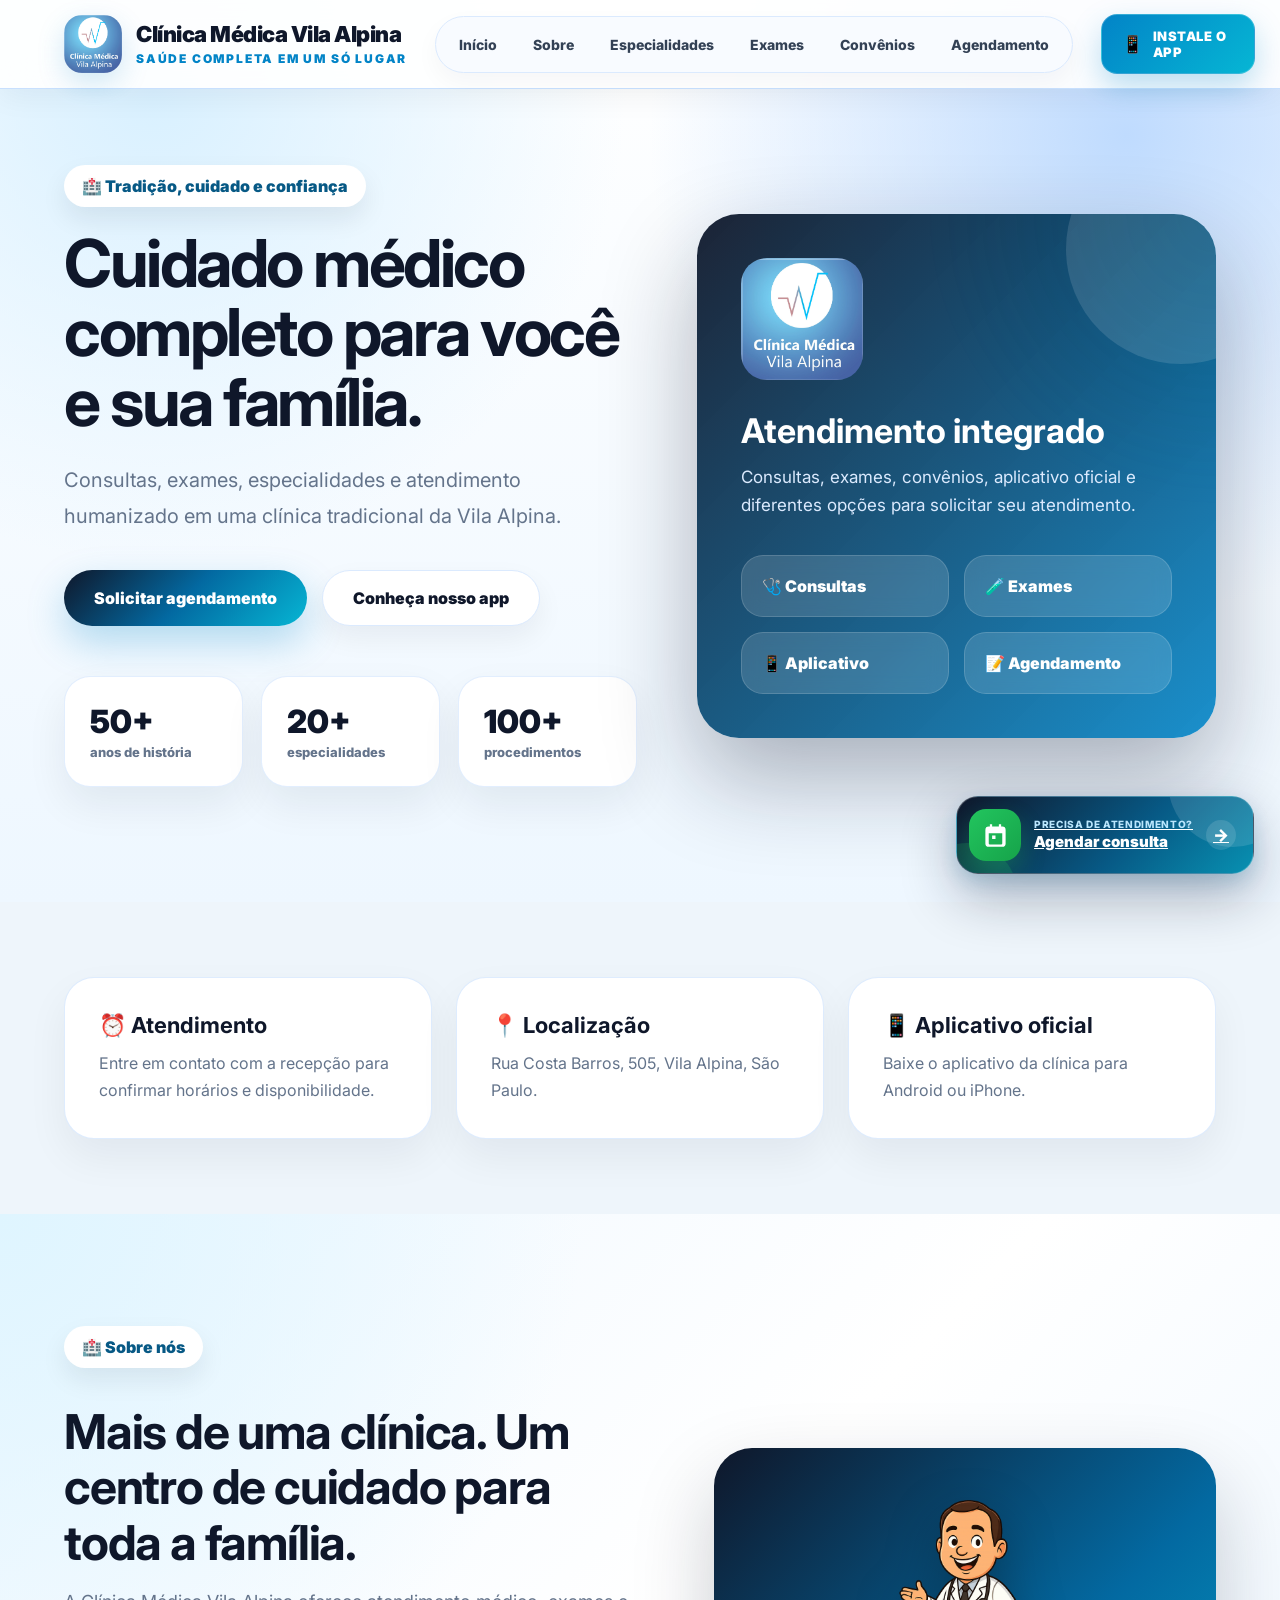
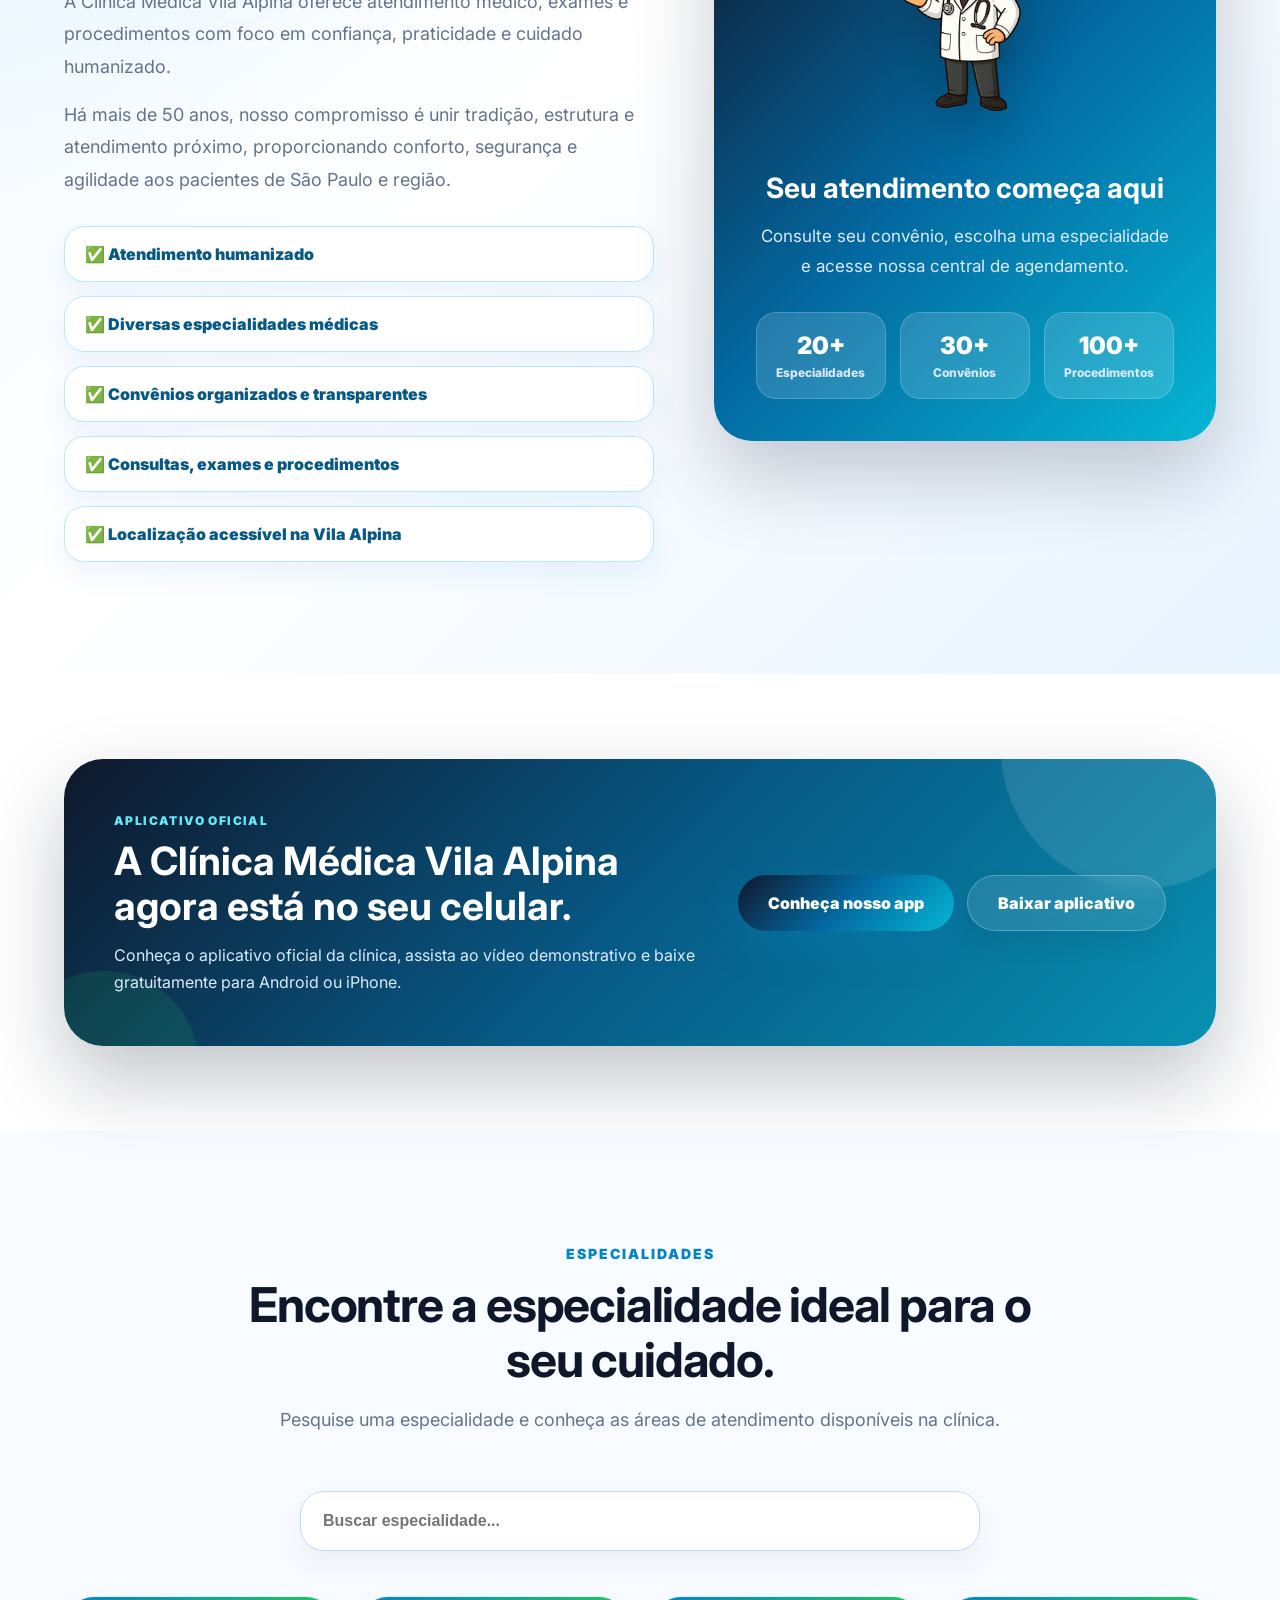
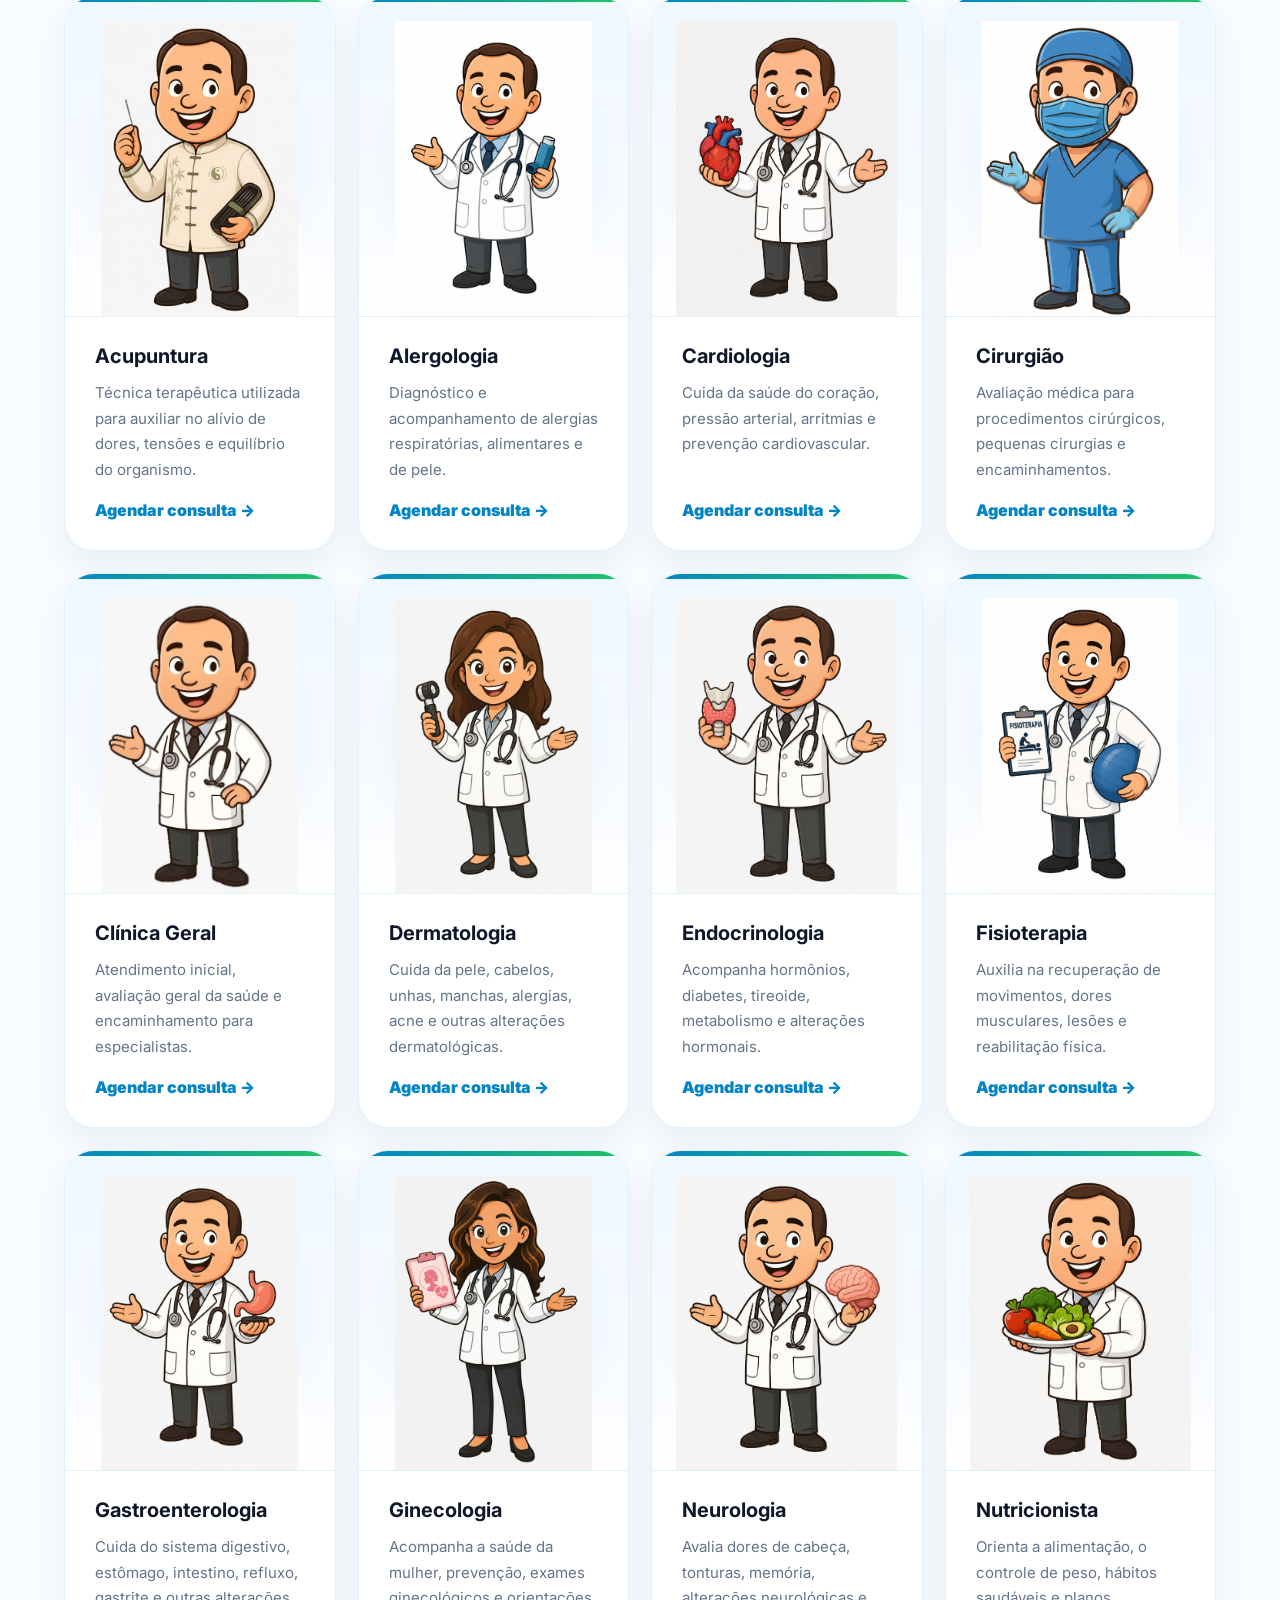
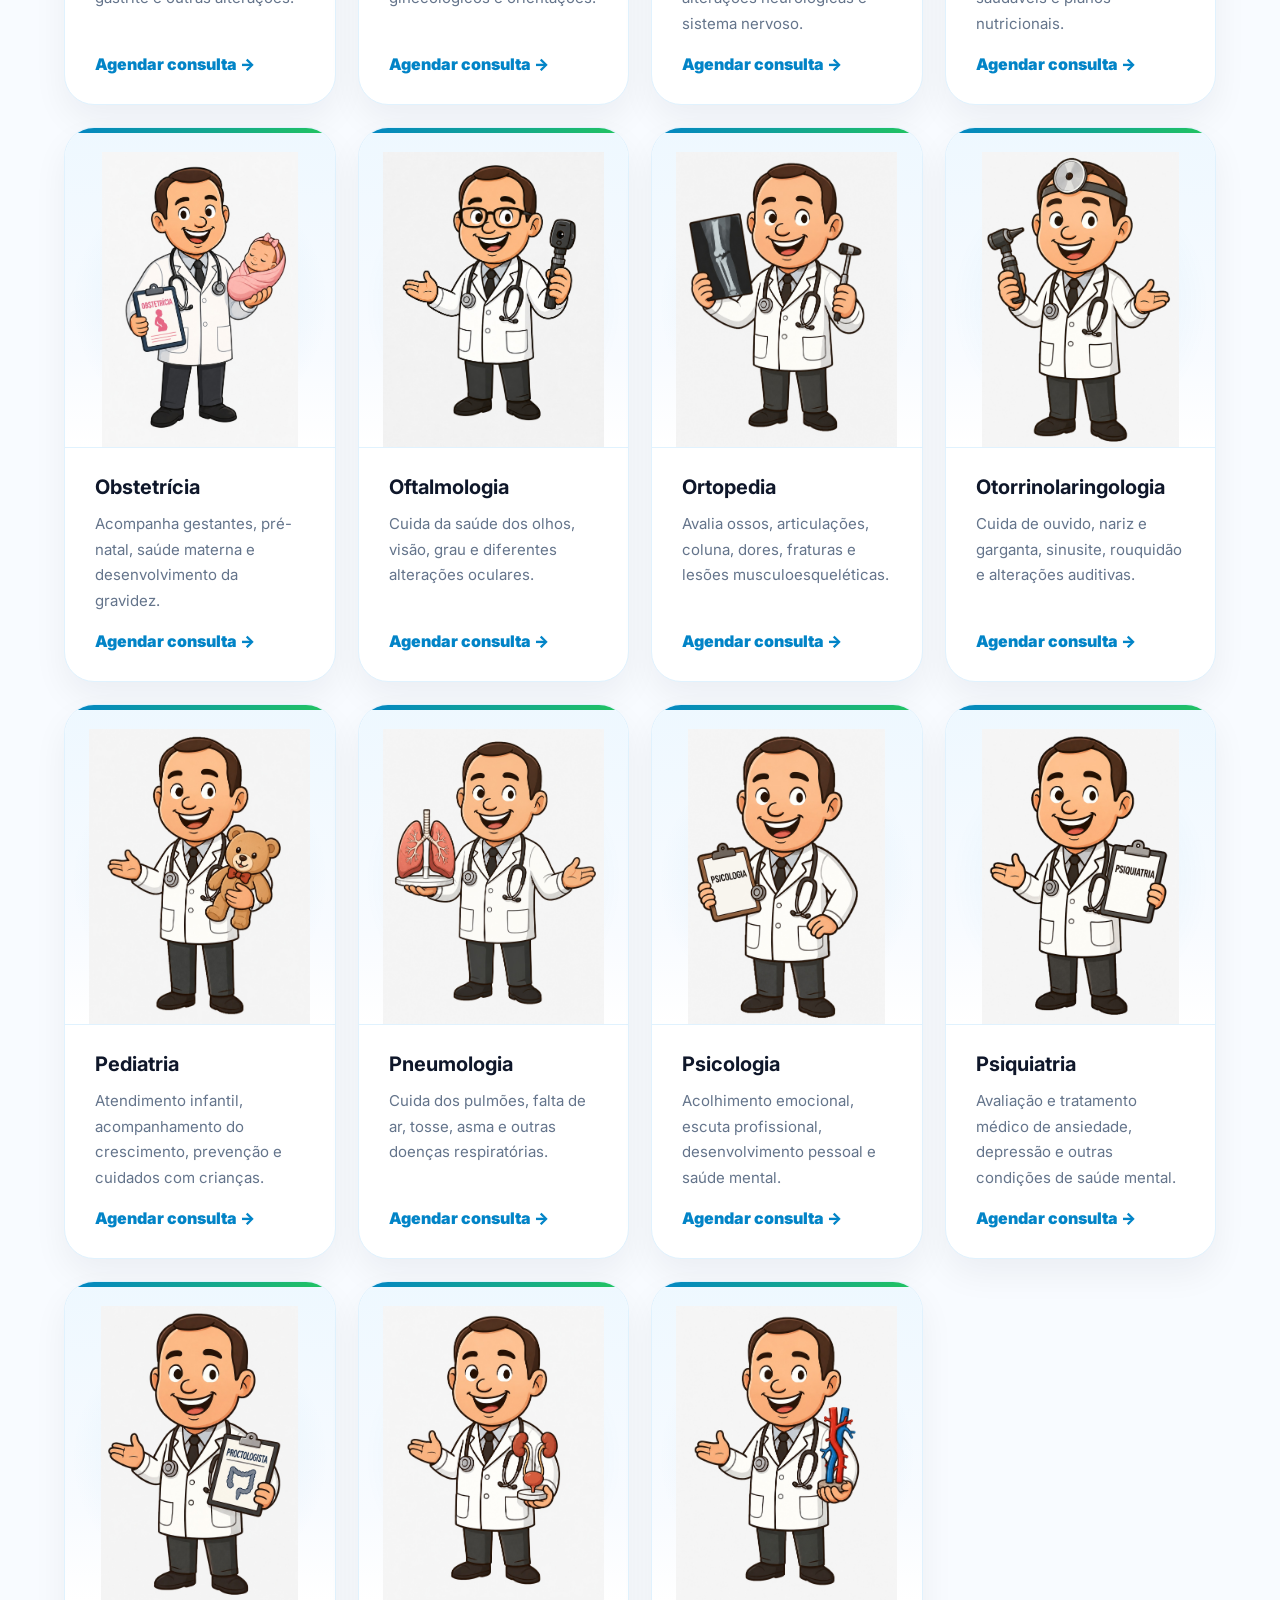
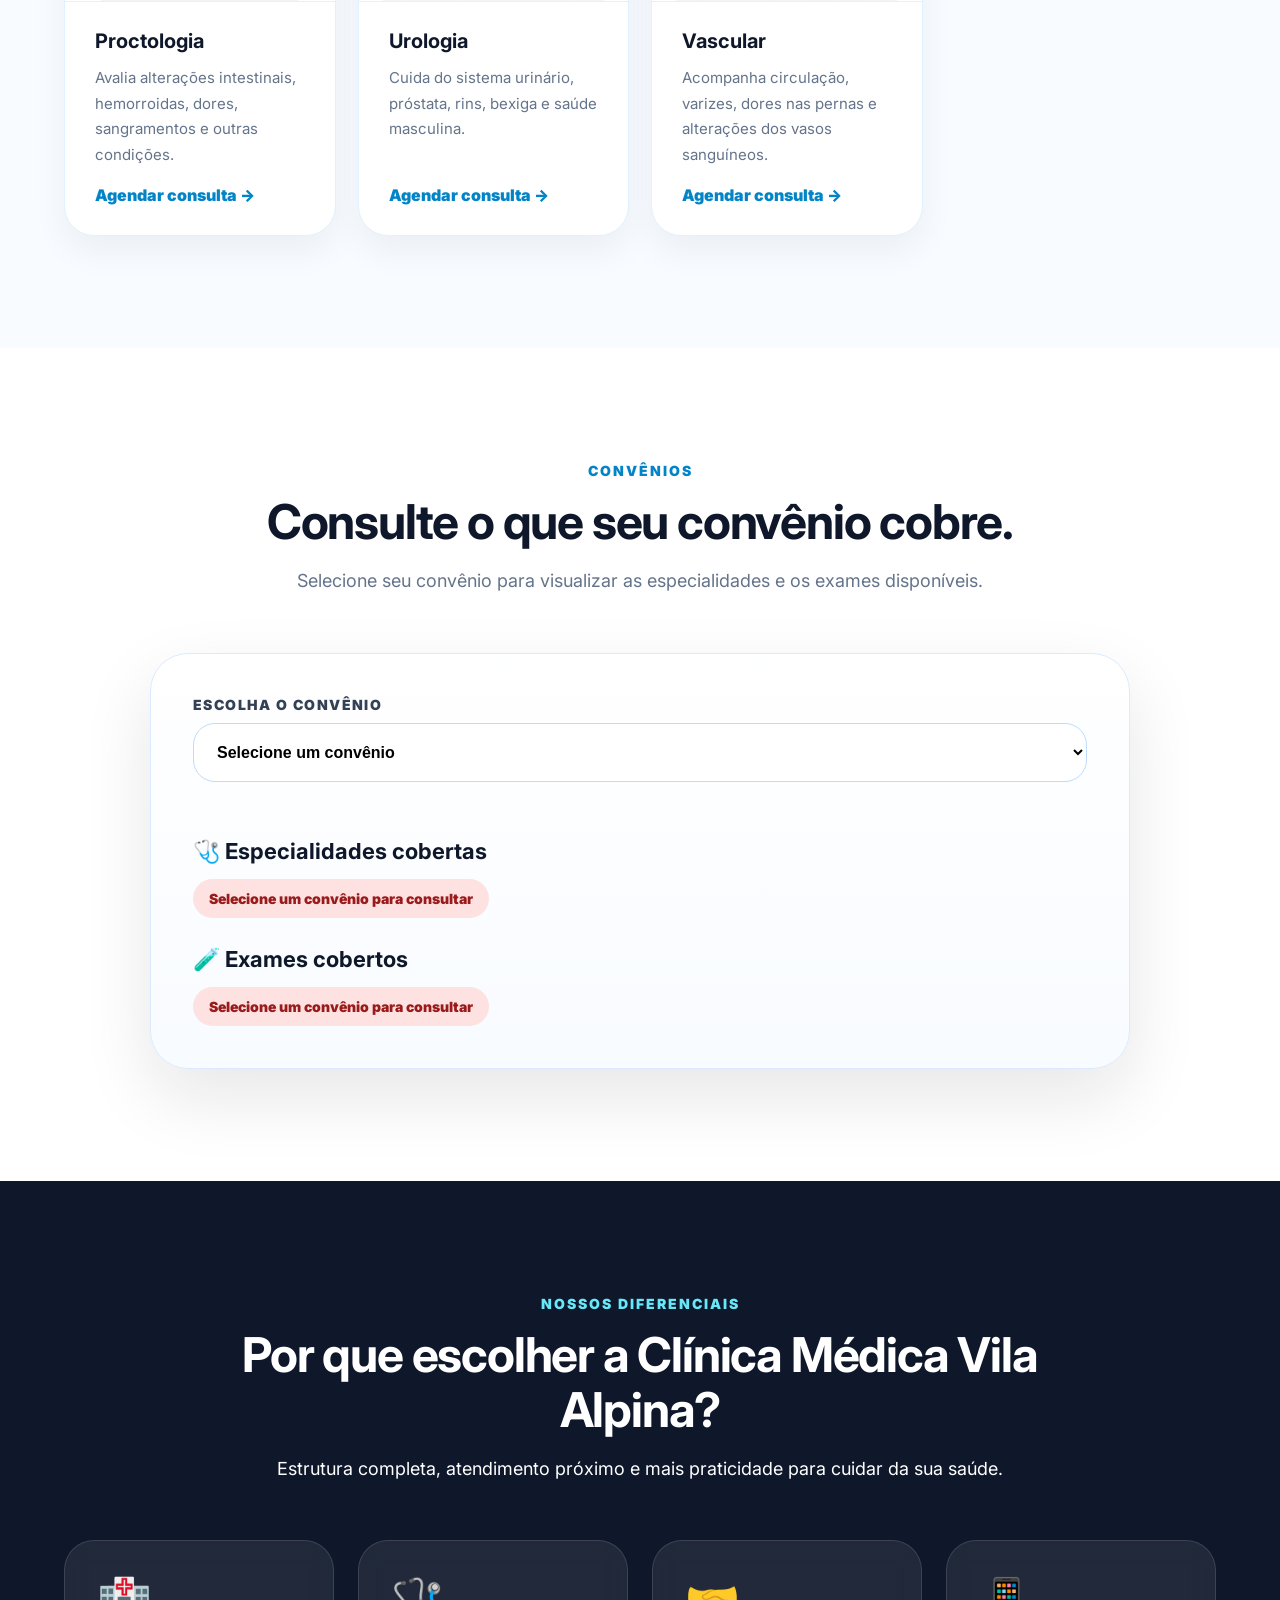
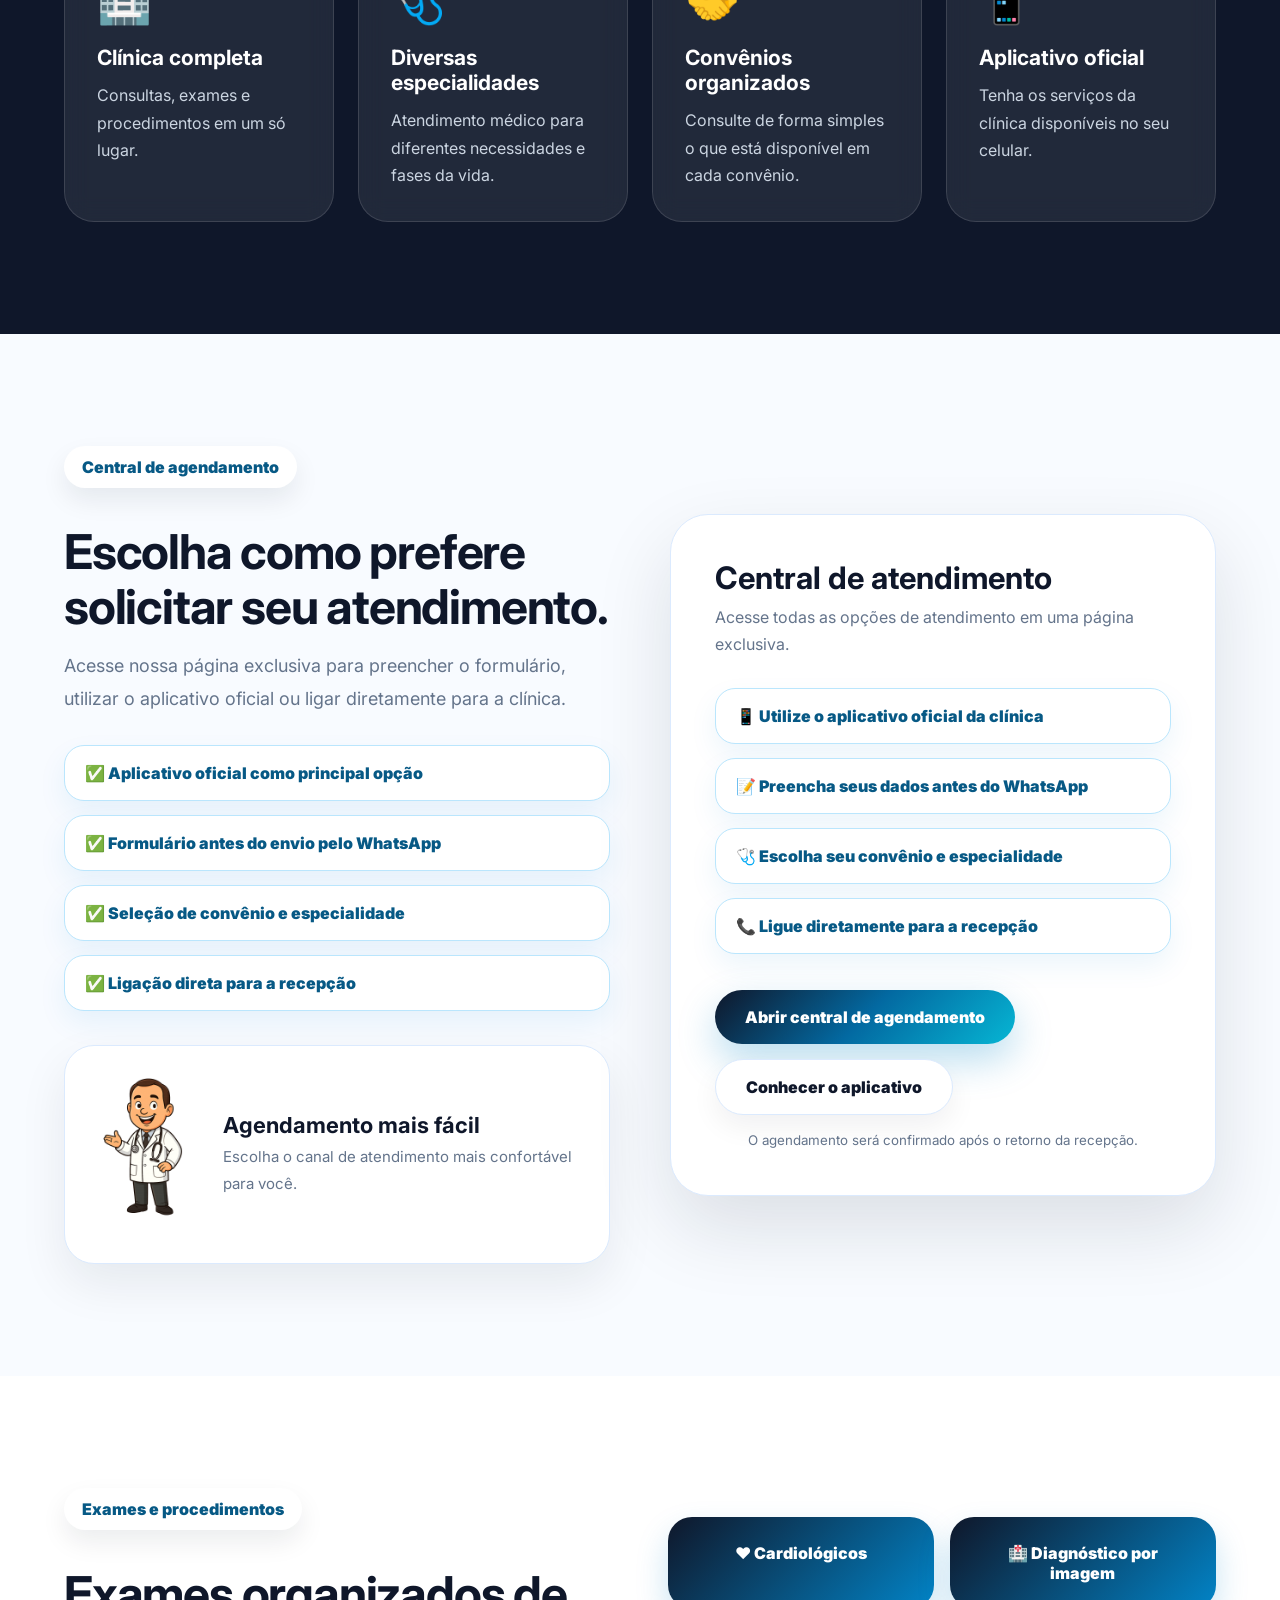
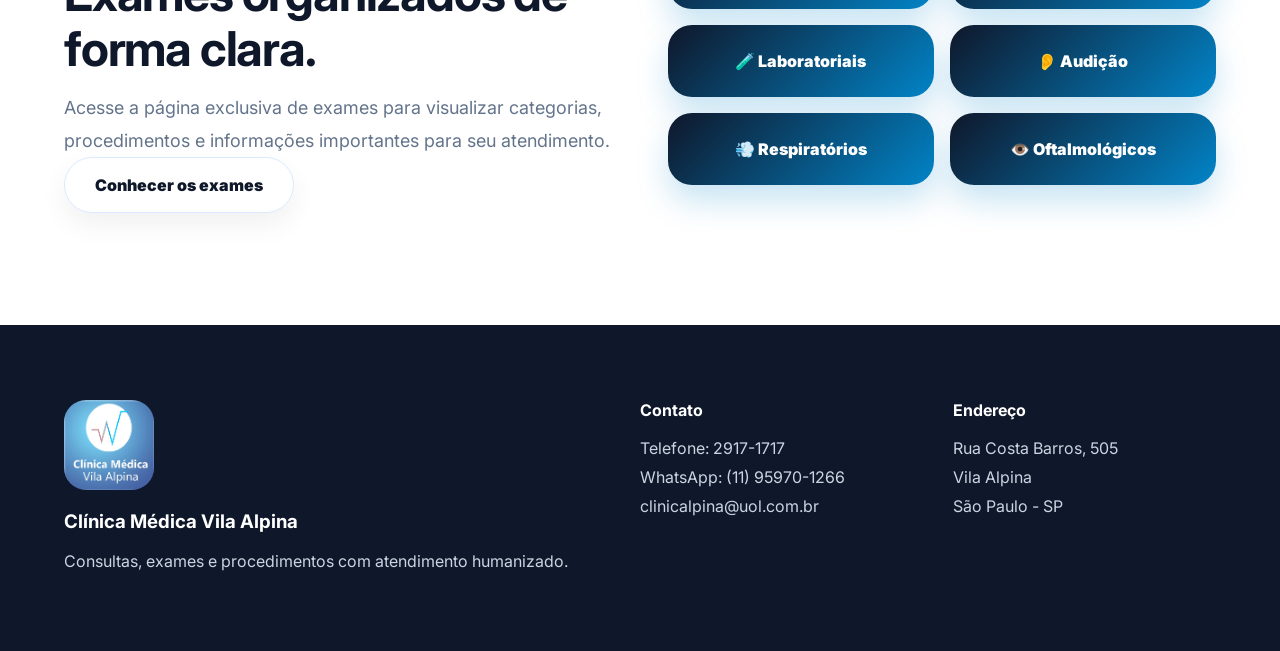
<file: index.html>
<!DOCTYPE html>
<html lang="pt-BR">

<head>
  <meta charset="UTF-8">
  <meta name="viewport" content="width=device-width, initial-scale=1.0">

  <meta
    name="description"
    content="Clínica Médica Vila Alpina. Consultas, exames, especialidades, convênios, aplicativo oficial e solicitação de agendamento."
  >

  <meta name="theme-color" content="#0f172a">

  <title>Clínica Médica Vila Alpina</title>

  <link rel="icon" href="src/assets/logo.png" type="image/png">
  <link rel="stylesheet" href="src/css/style.css">

  <link rel="preconnect" href="https://fonts.googleapis.com">
  <link rel="preconnect" href="https://fonts.gstatic.com" crossorigin>

  <link
    href="https://fonts.googleapis.com/css2?family=Inter:wght@400;500;600;700;800;900&display=swap"
    rel="stylesheet"
  >
</head>

<body>

  <header class="header">
    <div class="container header-content">

      <a
        href="./index.html#inicio"
        class="logo-area"
        aria-label="Página inicial da Clínica Médica Vila Alpina"
      >
        <img
          src="src/assets/logo.png"
          alt="Clínica Médica Vila Alpina"
          class="logo"
        >

        <div class="logo-text">
          <h2>Clínica Médica Vila Alpina</h2>
          <p>Saúde completa em um só lugar</p>
        </div>
      </a>

      <nav class="nav" aria-label="Navegação principal">
        <a href="#inicio">Início</a>
        <a href="#sobre">Sobre</a>
        <a href="#especialidades">Especialidades</a>
        <a href="./exames.html">Exames</a>
        <a href="#convenios">Convênios</a>
        <a href="./agendamento.html">Agendamento</a>
      </nav>

      <a
        href="./app.html"
        class="header-cta header-app-cta"
      >
        <span class="header-app-icone">📱</span>
        Instale o app
      </a>

      <button
        class="mobile-menu-btn"
        id="mobileMenuBtn"
        type="button"
        aria-label="Abrir menu"
        aria-expanded="false"
        aria-controls="mobileNav"
      >
        ☰
      </button>

    </div>

    <nav
      class="mobile-nav"
      id="mobileNav"
      aria-label="Navegação para celular"
    >
      <a href="#inicio">Início</a>
      <a href="#sobre">Sobre</a>
      <a href="#especialidades">Especialidades</a>
      <a href="./exames.html">Exames</a>
      <a href="#convenios">Convênios</a>
      <a href="./agendamento.html">Agendamento</a>
      <a href="./app.html">📱 Instale o app</a>
    </nav>
  </header>

  <main>

    <section id="inicio" class="hero">
      <div class="container hero-content">

        <div class="hero-text">

          <span class="tag">
            🏥 Tradição, cuidado e confiança
          </span>

          <h1>
            Cuidado médico completo para você e sua família.
          </h1>

          <p>
            Consultas, exames, especialidades e atendimento humanizado em uma clínica tradicional da Vila Alpina.
          </p>

          <div class="hero-buttons">

            <a
              href="./agendamento.html#formulario-agendamento"
              class="btn-primary"
            >
              Solicitar agendamento
            </a>

            <a
              href="./app.html"
              class="btn-secondary"
            >
              Conheça nosso app
            </a>

          </div>

          <div class="stats">

            <div>
              <strong>50+</strong>
              <span>anos de história</span>
            </div>

            <div>
              <strong>20+</strong>
              <span>especialidades</span>
            </div>

            <div>
              <strong>100+</strong>
              <span>procedimentos</span>
            </div>

          </div>

        </div>

        <div class="hero-card">

          <div class="premium-card">

            <img
              src="src/assets/logo.png"
              alt="Logo da Clínica Médica Vila Alpina"
              class="hero-logo"
            >

            <h3>Atendimento integrado</h3>

            <p>
              Consultas, exames, convênios, aplicativo oficial e diferentes opções para solicitar seu atendimento.
            </p>

            <div class="mini-cards">
              <div>🩺 Consultas</div>
              <div>🧪 Exames</div>
              <div>📱 Aplicativo</div>
              <div>📝 Agendamento</div>
            </div>

          </div>

        </div>

      </div>
    </section>

    <section class="quick-info">
      <div class="container quick-grid">

        <article class="quick-card">

          <h3>⏰ Atendimento</h3>

          <p>
            Entre em contato com a recepção para confirmar horários e disponibilidade.
          </p>

        </article>

        <article class="quick-card">

          <h3>📍 Localização</h3>

          <p>
            Rua Costa Barros, 505, Vila Alpina, São Paulo.
          </p>

        </article>

        <article class="quick-card">

          <h3>📱 Aplicativo oficial</h3>

          <p>
            Baixe o aplicativo da clínica para Android ou iPhone.
          </p>

        </article>

      </div>
    </section>

    <section id="sobre" class="section sobre">
      <div class="container sobre-grid">

        <div>

          <span class="section-label">
            🏥 Sobre nós
          </span>

          <h2>
            Mais de uma clínica. Um centro de cuidado para toda a família.
          </h2>

          <p>
            A Clínica Médica Vila Alpina oferece atendimento médico, exames e procedimentos com foco em confiança, praticidade e cuidado humanizado.
          </p>

          <p>
            Há mais de 50 anos, nosso compromisso é unir tradição, estrutura e atendimento próximo, proporcionando conforto, segurança e agilidade aos pacientes de São Paulo e região.
          </p>

          <div class="check-list">
            <div>✅ Atendimento humanizado</div>
            <div>✅ Diversas especialidades médicas</div>
            <div>✅ Convênios organizados e transparentes</div>
            <div>✅ Consultas, exames e procedimentos</div>
            <div>✅ Localização acessível na Vila Alpina</div>
          </div>

        </div>

        <div class="sobre-box">

          <img
            src="src/assets/boneco.png"
            alt="Assistente da Clínica Médica Vila Alpina"
          >

          <h3>Seu atendimento começa aqui</h3>

          <p>
            Consulte seu convênio, escolha uma especialidade e acesse nossa central de agendamento.
          </p>

          <div class="sobre-mini-info">

            <div>
              <strong>20+</strong>
              <span>Especialidades</span>
            </div>

            <div>
              <strong>30+</strong>
              <span>Convênios</span>
            </div>

            <div>
              <strong>100+</strong>
              <span>Procedimentos</span>
            </div>

          </div>

        </div>

      </div>
    </section>

    <section class="app-final-section">
      <div class="container app-final-box">

        <div>

          <span>
            Aplicativo oficial
          </span>

          <h2>
            A Clínica Médica Vila Alpina agora está no seu celular.
          </h2>

          <p>
            Conheça o aplicativo oficial da clínica, assista ao vídeo demonstrativo e baixe gratuitamente para Android ou iPhone.
          </p>

        </div>

        <div class="app-final-actions">

          <a
            href="./app.html"
            class="btn-primary"
          >
            Conheça nosso app
          </a>

          <a
            href="./app.html#baixar-app"
            class="btn-secondary"
          >
            Baixar aplicativo
          </a>

        </div>

      </div>
    </section>

    <section id="especialidades" class="section especialidades">
      <div class="container">

        <div class="section-title">

          <span>Especialidades</span>

          <h2>
            Encontre a especialidade ideal para o seu cuidado.
          </h2>

          <p>
            Pesquise uma especialidade e conheça as áreas de atendimento disponíveis na clínica.
          </p>

        </div>

        <input
          type="search"
          id="buscarEspecialidade"
          class="search-input"
          placeholder="Buscar especialidade..."
          aria-label="Buscar especialidade"
          autocomplete="off"
        >

        <div
          id="listaEspecialidades"
          class="cards-grid"
          aria-live="polite"
        ></div>

      </div>
    </section>

    <section id="convenios" class="section convenios">
      <div class="container">

        <div class="section-title">

          <span>Convênios</span>

          <h2>
            Consulte o que seu convênio cobre.
          </h2>

          <p>
            Selecione seu convênio para visualizar as especialidades e os exames disponíveis.
          </p>

        </div>

        <div class="convenio-box">

          <label for="consultaConvenio">
            Escolha o convênio
          </label>

          <select id="consultaConvenio"></select>

          <div class="resultado">

            <h3>🩺 Especialidades cobertas</h3>

            <div
              id="resultadoEspecialidades"
              class="chips"
            ></div>

            <h3>🧪 Exames cobertos</h3>

            <div
              id="resultadoExames"
              class="chips"
            ></div>

            <div
              id="resultadoObservacao"
              class="observacao"
              role="status"
            ></div>

          </div>

        </div>

      </div>
    </section>

    <section class="section diferenciais">
      <div class="container">

        <div class="section-title">

          <span>Nossos diferenciais</span>

          <h2>
            Por que escolher a Clínica Médica Vila Alpina?
          </h2>

          <p>
            Estrutura completa, atendimento próximo e mais praticidade para cuidar da sua saúde.
          </p>

        </div>

        <div class="diferenciais-grid">

          <article class="diferencial-card">

            <div>🏥</div>

            <h3>Clínica completa</h3>

            <p>
              Consultas, exames e procedimentos em um só lugar.
            </p>

          </article>

          <article class="diferencial-card">

            <div>🩺</div>

            <h3>Diversas especialidades</h3>

            <p>
              Atendimento médico para diferentes necessidades e fases da vida.
            </p>

          </article>

          <article class="diferencial-card">

            <div>🤝</div>

            <h3>Convênios organizados</h3>

            <p>
              Consulte de forma simples o que está disponível em cada convênio.
            </p>

          </article>

          <article class="diferencial-card">

            <div>📱</div>

            <h3>Aplicativo oficial</h3>

            <p>
              Tenha os serviços da clínica disponíveis no seu celular.
            </p>

          </article>

        </div>

      </div>
    </section>

    <section id="agendamento" class="section agendamento">
      <div class="container agendamento-grid">

        <div class="agendamento-text">

          <span class="tag">
            Central de agendamento
          </span>

          <h2>
            Escolha como prefere solicitar seu atendimento.
          </h2>

          <p>
            Acesse nossa página exclusiva para preencher o formulário, utilizar o aplicativo oficial ou ligar diretamente para a clínica.
          </p>

          <div class="check-list">
            <div>✅ Aplicativo oficial como principal opção</div>
            <div>✅ Formulário antes do envio pelo WhatsApp</div>
            <div>✅ Seleção de convênio e especialidade</div>
            <div>✅ Ligação direta para a recepção</div>
          </div>

          <div class="boneco-box">

            <img
              src="src/assets/boneco.png"
              alt="Assistente da Clínica Médica Vila Alpina"
            >

            <div>

              <h3>Agendamento mais fácil</h3>

              <p>
                Escolha o canal de atendimento mais confortável para você.
              </p>

            </div>

          </div>

        </div>

        <div class="form-card">

          <h3>Central de atendimento</h3>

          <p>
            Acesse todas as opções de atendimento em uma página exclusiva.
          </p>

          <div class="check-list">

            <div>
              📱 Utilize o aplicativo oficial da clínica
            </div>

            <div>
              📝 Preencha seus dados antes do WhatsApp
            </div>

            <div>
              🩺 Escolha seu convênio e especialidade
            </div>

            <div>
              📞 Ligue diretamente para a recepção
            </div>

          </div>

          <div class="hero-buttons">

            <a
              href="./agendamento.html"
              class="btn-primary"
            >
              Abrir central de agendamento
            </a>

            <a
              href="./app.html"
              class="btn-secondary"
            >
              Conhecer o aplicativo
            </a>

          </div>

          <small>
            O agendamento será confirmado após o retorno da recepção.
          </small>

        </div>

      </div>
    </section>

    <section class="section exames-preview">
      <div class="container exames-grid">

        <div>

          <span class="section-label">
            Exames e procedimentos
          </span>

          <h2>
            Exames organizados de forma clara.
          </h2>

          <p>
            Acesse a página exclusiva de exames para visualizar categorias, procedimentos e informações importantes para seu atendimento.
          </p>

          <a
            href="./exames.html"
            class="btn-secondary"
          >
            Conhecer os exames
          </a>

        </div>

        <div class="exames-cards">
          <div>❤️ Cardiológicos</div>
          <div>🏥 Diagnóstico por imagem</div>
          <div>🧪 Laboratoriais</div>
          <div>👂 Audição</div>
          <div>💨 Respiratórios</div>
          <div>👁️ Oftalmológicos</div>
        </div>

      </div>
    </section>

  </main>

  <footer class="footer">
    <div class="container footer-grid">

      <div>

        <img
          src="src/assets/logo.png"
          alt="Clínica Médica Vila Alpina"
          class="footer-logo"
        >

        <h3>Clínica Médica Vila Alpina</h3>

        <p>
          Consultas, exames e procedimentos com atendimento humanizado.
        </p>

      </div>

      <div>

        <h4>Contato</h4>

        <p>Telefone: 2917-1717</p>
        <p>WhatsApp: (11) 95970-1266</p>
        <p>clinicalpina@uol.com.br</p>

      </div>

      <div>

        <h4>Endereço</h4>

        <p>Rua Costa Barros, 505</p>
        <p>Vila Alpina</p>
        <p>São Paulo - SP</p>

      </div>

    </div>
  </footer>

  <a
    href="./agendamento.html#formulario-agendamento"
    class="agendamento-flutuante"
    aria-label="Agendar consulta"
  >
    <span class="agendamento-flutuante-icone">
      <svg viewBox="0 0 24 24" aria-hidden="true">
        <path d="M7 2h2v2h6V2h2v2h1a3 3 0 0 1 3 3v12a3 3 0 0 1-3 3H6a3 3 0 0 1-3-3V7a3 3 0 0 1 3-3h1V2Zm11 8H6v9a1 1 0 0 0 1 1h10a1 1 0 0 0 1-1v-9Zm-9 2h3v3H9v-3Z"/>
      </svg>
    </span>

    <span class="agendamento-flutuante-texto">
      <small>Precisa de atendimento?</small>
      <strong>Agendar consulta</strong>
    </span>

    <span class="agendamento-flutuante-seta">→</span>
  </a>

  <script src="src/js/script.js"></script>

</body>

</html>
</file>
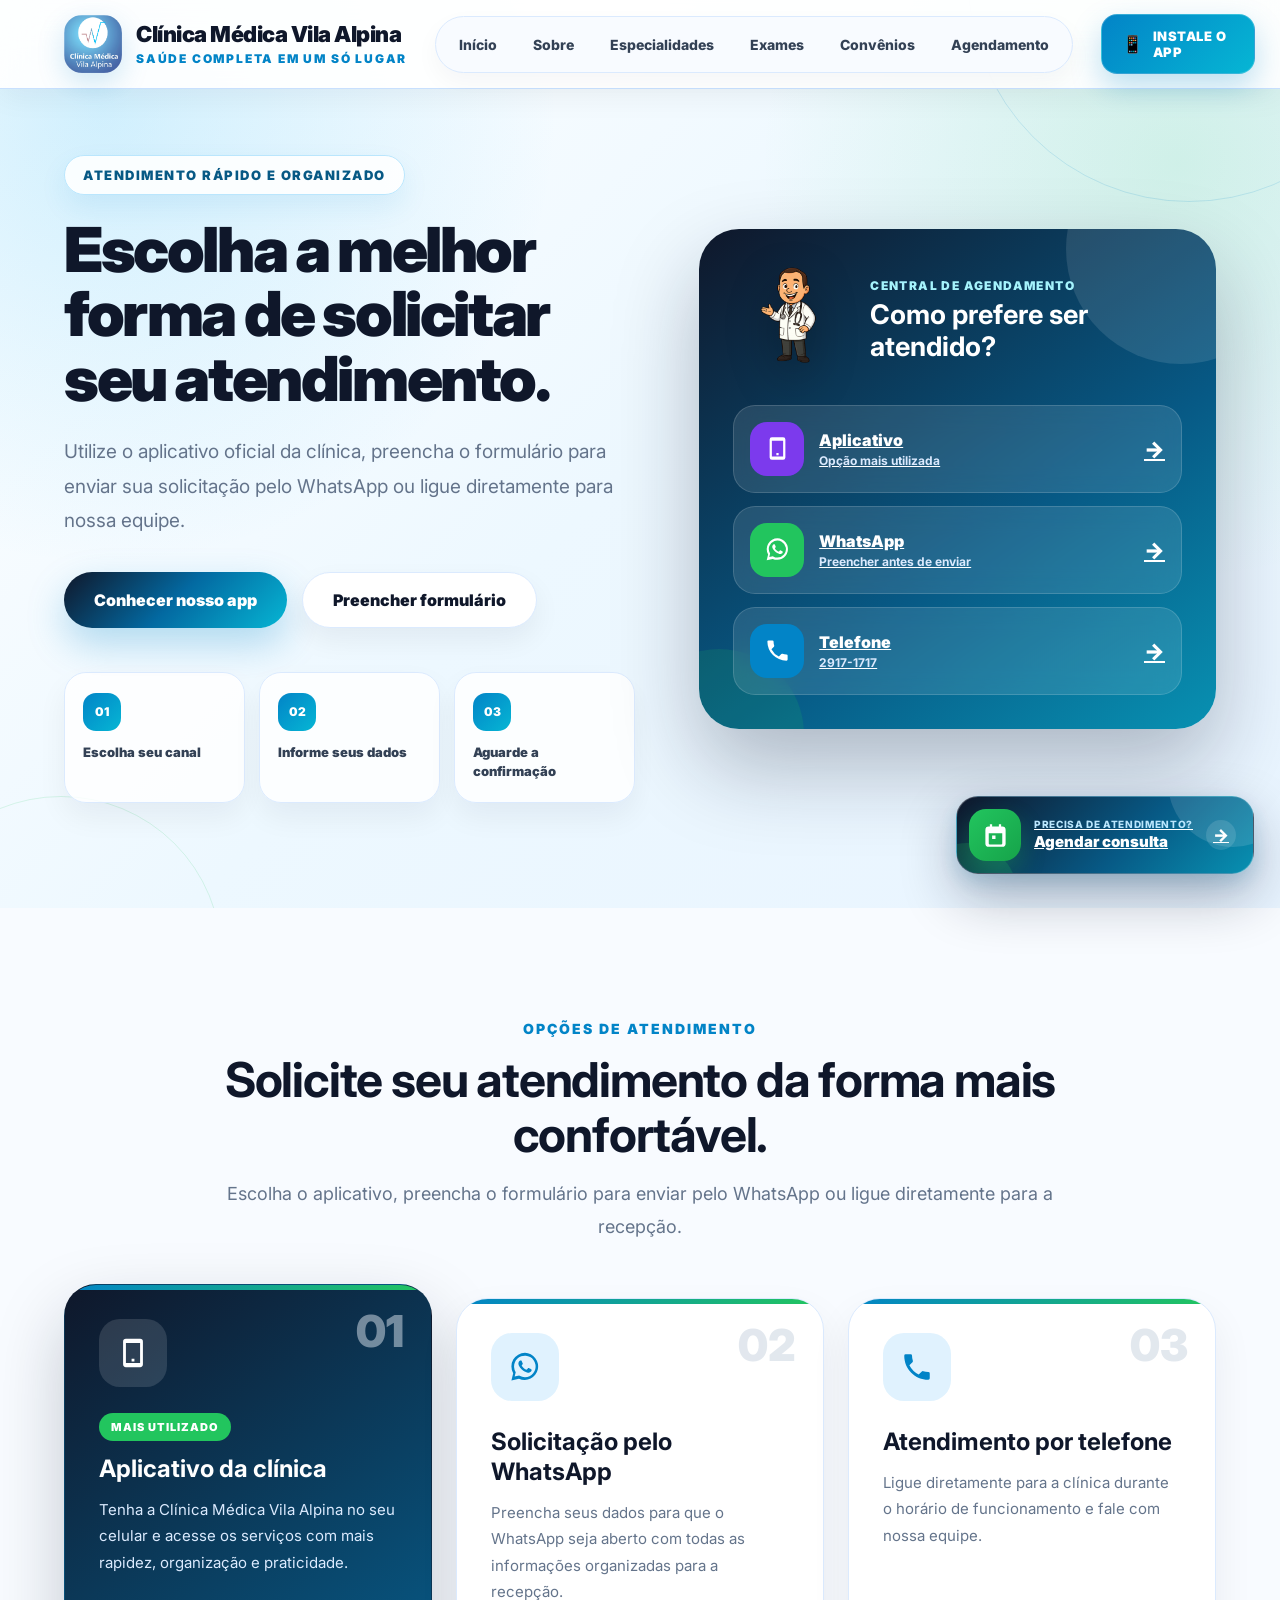
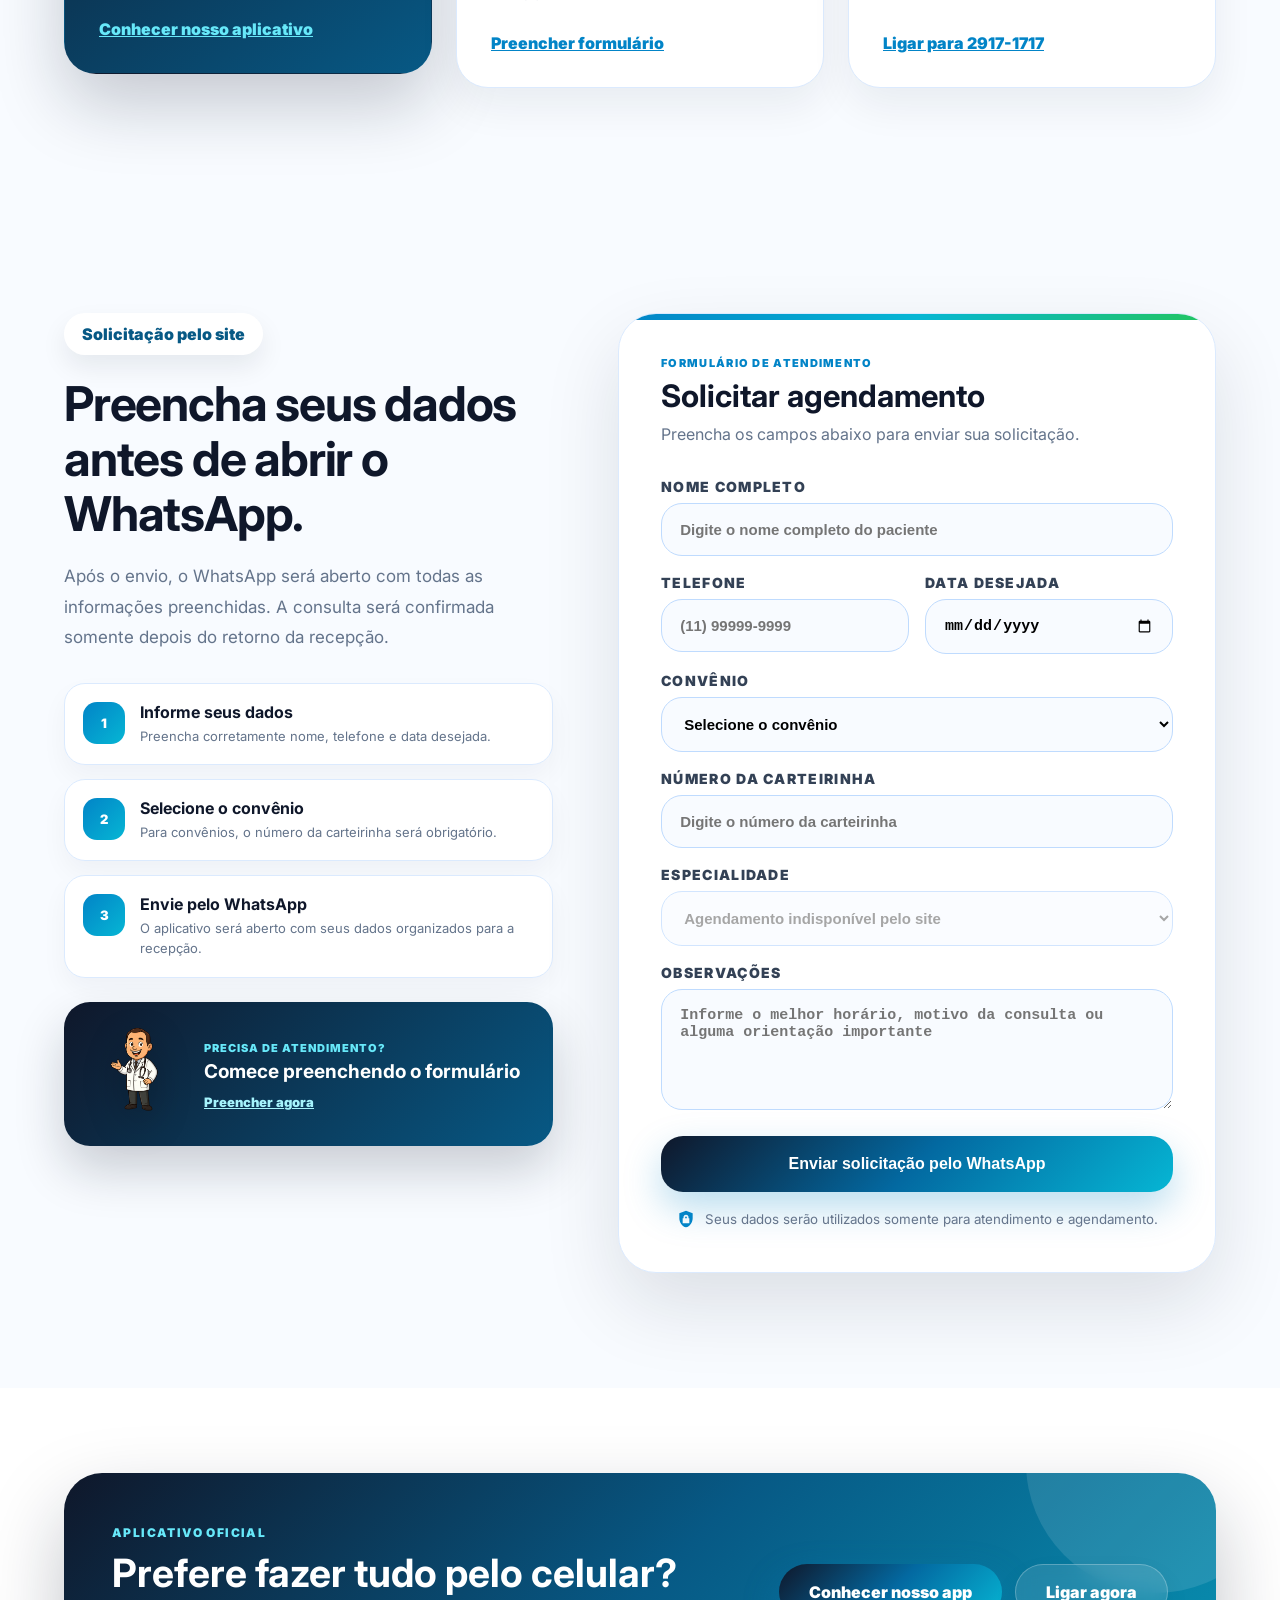
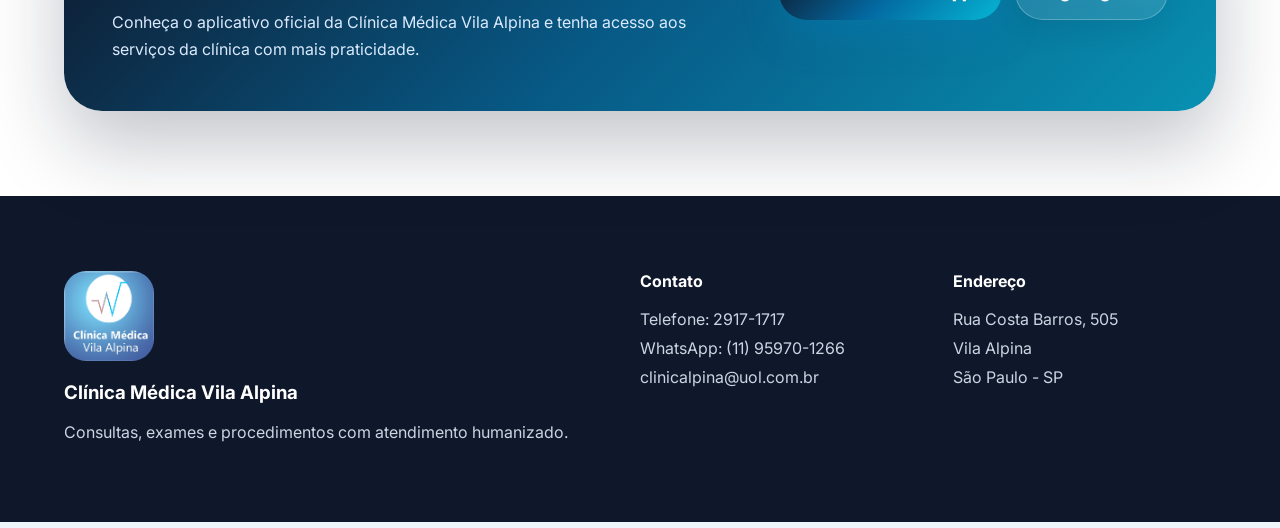
<file: agendamento.html>
<!DOCTYPE html>
<html lang="pt-BR">

<head>
  <meta charset="UTF-8">
  <meta name="viewport" content="width=device-width, initial-scale=1.0">

  <meta
    name="description"
    content="Solicite seu atendimento na Clínica Médica Vila Alpina pelo aplicativo oficial, formulário online ou telefone."
  >

  <meta name="theme-color" content="#0f172a">

  <title>Agendamento | Clínica Médica Vila Alpina</title>

  <link rel="icon" href="src/assets/logo.png" type="image/png">
  <link rel="stylesheet" href="src/css/style.css">

  <link rel="preconnect" href="https://fonts.googleapis.com">
  <link rel="preconnect" href="https://fonts.gstatic.com" crossorigin>

  <link
    href="https://fonts.googleapis.com/css2?family=Inter:wght@400;500;600;700;800;900&display=swap"
    rel="stylesheet"
  >
</head>

<body class="agendamento-page">

  <header class="header">
    <div class="container header-content">

      <a
        href="./index.html#inicio"
        class="logo-area"
        aria-label="Página inicial da Clínica Médica Vila Alpina"
      >
        <img
          src="src/assets/logo.png"
          alt="Clínica Médica Vila Alpina"
          class="logo"
        >

        <div class="logo-text">
          <h2>Clínica Médica Vila Alpina</h2>
          <p>Saúde completa em um só lugar</p>
        </div>
      </a>

      <nav class="nav" aria-label="Navegação principal">
        <a href="./index.html#inicio">Início</a>
        <a href="./index.html#sobre">Sobre</a>
        <a href="./index.html#especialidades">Especialidades</a>
        <a href="./exames.html">Exames</a>
        <a href="./index.html#convenios">Convênios</a>
        <a href="./agendamento.html">Agendamento</a>
      </nav>

      <a
        href="./app.html"
        class="header-cta header-app-cta"
      >
        <span class="header-app-icone">📱</span>
        Instale o app
      </a>

      <button
        class="mobile-menu-btn"
        id="mobileMenuBtn"
        type="button"
        aria-label="Abrir menu"
        aria-expanded="false"
        aria-controls="mobileNav"
      >
        ☰
      </button>

    </div>

    <nav
      class="mobile-nav"
      id="mobileNav"
      aria-label="Navegação para celular"
    >
      <a href="./index.html#inicio">Início</a>
      <a href="./index.html#sobre">Sobre</a>
      <a href="./index.html#especialidades">Especialidades</a>
      <a href="./exames.html">Exames</a>
      <a href="./index.html#convenios">Convênios</a>
      <a href="./agendamento.html">Agendamento</a>
      <a href="./app.html">📱 Instale o app</a>
      <a href="#formulario-agendamento">📝 Preencher formulário</a>
    </nav>
  </header>

  <main>

    <section class="agendamento-hero">
      <div class="container agendamento-hero-grid">

        <div class="agendamento-hero-content">

          <span class="agendamento-badge">
            Atendimento rápido e organizado
          </span>

          <h1>
            Escolha a melhor forma de solicitar seu atendimento.
          </h1>

          <p>
            Utilize o aplicativo oficial da clínica, preencha o formulário para enviar sua solicitação pelo WhatsApp ou ligue diretamente para nossa equipe.
          </p>

          <div class="agendamento-hero-actions">

            <a
              href="./app.html"
              class="btn-primary"
            >
              Conhecer nosso app
            </a>

            <a
              href="#formulario-agendamento"
              class="btn-secondary"
            >
              Preencher formulário
            </a>

          </div>

          <div class="agendamento-beneficios">

            <div>
              <span>01</span>
              <p>Escolha seu canal</p>
            </div>

            <div>
              <span>02</span>
              <p>Informe seus dados</p>
            </div>

            <div>
              <span>03</span>
              <p>Aguarde a confirmação</p>
            </div>

          </div>

        </div>

        <div class="agendamento-hero-panel">

          <div class="agendamento-hero-panel-top">

            <img
              src="src/assets/boneco.png"
              alt="Assistente da Clínica Médica Vila Alpina"
            >

            <div>
              <span>Central de agendamento</span>
              <h2>Como prefere ser atendido?</h2>
            </div>

          </div>

          <div class="agendamento-opcoes-rapidas">

            <a
              href="./app.html"
              class="agendamento-opcao agendamento-opcao-aplicativo"
            >
              <span class="agendamento-opcao-icone">

                <svg viewBox="0 0 24 24" aria-hidden="true">
                  <path d="M7 2h10a2 2 0 0 1 2 2v16a2 2 0 0 1-2 2H7a2 2 0 0 1-2-2V4a2 2 0 0 1 2-2Zm0 3v14h10V5H7Zm4 11h2v2h-2v-2Z"/>
                </svg>

              </span>

              <span>
                <strong>Aplicativo</strong>
                <small>Opção mais utilizada</small>
              </span>

              <span class="agendamento-opcao-seta">
                →
              </span>
            </a>

            <a
              href="#formulario-agendamento"
              class="agendamento-opcao agendamento-opcao-whatsapp"
            >
              <span class="agendamento-opcao-icone">

                <svg viewBox="0 0 24 24" aria-hidden="true">
                  <path d="M12 2a9.6 9.6 0 0 0-8.33 14.37L2.4 21.6l5.36-1.24A9.6 9.6 0 1 0 12 2Zm0 17.2a7.55 7.55 0 0 1-3.85-1.05l-.28-.16-3.18.74.76-3.09-.18-.3A7.6 7.6 0 1 1 12 19.2Zm4.18-5.68c-.23-.12-1.36-.67-1.57-.75-.21-.08-.36-.12-.51.12-.15.23-.59.75-.72.9-.13.15-.27.17-.5.06-.23-.12-.97-.36-1.85-1.14-.68-.61-1.14-1.36-1.28-1.59-.13-.23-.01-.35.1-.47.1-.1.23-.27.34-.4.12-.13.15-.23.23-.38.08-.15.04-.29-.02-.4-.06-.12-.51-1.23-.7-1.69-.18-.44-.37-.38-.51-.39h-.44c-.15 0-.4.06-.61.29-.21.23-.8.78-.8 1.91 0 1.13.82 2.22.94 2.37.12.15 1.62 2.47 3.92 3.46.55.24.98.38 1.31.49.55.17 1.05.15 1.45.09.44-.07 1.36-.55 1.55-1.09.19-.53.19-.99.13-1.09-.05-.1-.2-.16-.43-.28Z"/>
                </svg>

              </span>

              <span>
                <strong>WhatsApp</strong>
                <small>Preencher antes de enviar</small>
              </span>

              <span class="agendamento-opcao-seta">
                →
              </span>
            </a>

            <a
              href="tel:+551129171717"
              class="agendamento-opcao agendamento-opcao-telefone"
            >
              <span class="agendamento-opcao-icone">

                <svg viewBox="0 0 24 24" aria-hidden="true">
                  <path d="M6.62 10.79a15.43 15.43 0 0 0 6.59 6.59l2.2-2.2a1 1 0 0 1 1.02-.24 11.5 11.5 0 0 0 3.57.57 1 1 0 0 1 1 1V20a1 1 0 0 1-1 1C10.61 21 3 13.39 3 4a1 1 0 0 1 1-1h3.5a1 1 0 0 1 1 1 11.5 11.5 0 0 0 .57 3.57 1 1 0 0 1-.25 1.02l-2.2 2.2Z"/>
                </svg>

              </span>

              <span>
                <strong>Telefone</strong>
                <small>2917-1717</small>
              </span>

              <span class="agendamento-opcao-seta">
                →
              </span>
            </a>

          </div>

        </div>

      </div>
    </section>

    <section class="agendamento-canais">
      <div class="container">

        <div class="section-title">

          <span>Opções de atendimento</span>

          <h2>
            Solicite seu atendimento da forma mais confortável.
          </h2>

          <p>
            Escolha o aplicativo, preencha o formulário para enviar pelo WhatsApp ou ligue diretamente para a recepção.
          </p>

        </div>

        <div class="agendamento-canais-grid">

          <article class="agendamento-canal-card agendamento-canal-destaque">

            <div class="agendamento-canal-numero">
              01
            </div>

            <div class="agendamento-canal-icone">

              <svg viewBox="0 0 24 24" aria-hidden="true">
                <path d="M7 2h10a2 2 0 0 1 2 2v16a2 2 0 0 1-2 2H7a2 2 0 0 1-2-2V4a2 2 0 0 1 2-2Zm0 3v14h10V5H7Zm4 11h2v2h-2v-2Z"/>
              </svg>

            </div>

            <span class="agendamento-canal-etiqueta">
              Mais utilizado
            </span>

            <h3>
              Aplicativo da clínica
            </h3>

            <p>
              Tenha a Clínica Médica Vila Alpina no seu celular e acesse os serviços com mais rapidez, organização e praticidade.
            </p>

            <a href="./app.html">
              Conhecer nosso aplicativo
            </a>

          </article>

          <article class="agendamento-canal-card">

            <div class="agendamento-canal-numero">
              02
            </div>

            <div class="agendamento-canal-icone">

              <svg viewBox="0 0 24 24" aria-hidden="true">
                <path d="M12 2a9.6 9.6 0 0 0-8.33 14.37L2.4 21.6l5.36-1.24A9.6 9.6 0 1 0 12 2Zm0 17.2a7.55 7.55 0 0 1-3.85-1.05l-.28-.16-3.18.74.76-3.09-.18-.3A7.6 7.6 0 1 1 12 19.2Zm4.18-5.68c-.23-.12-1.36-.67-1.57-.75-.21-.08-.36-.12-.51.12-.15.23-.59.75-.72.9-.13.15-.27.17-.5.06-.23-.12-.97-.36-1.85-1.14-.68-.61-1.14-1.36-1.28-1.59-.13-.23-.01-.35.1-.47.1-.1.23-.27.34-.4.12-.13.15-.23.23-.38.08-.15.04-.29-.02-.4-.06-.12-.51-1.23-.7-1.69-.18-.44-.37-.38-.51-.39h-.44c-.15 0-.4.06-.61.29-.21.23-.8.78-.8 1.91 0 1.13.82 2.22.94 2.37.12.15 1.62 2.47 3.92 3.46.55.24.98.38 1.31.49.55.17 1.05.15 1.45.09.44-.07 1.36-.55 1.55-1.09.19-.53.19-.99.13-1.09-.05-.1-.2-.16-.43-.28Z"/>
              </svg>

            </div>

            <h3>
              Solicitação pelo WhatsApp
            </h3>

            <p>
              Preencha seus dados para que o WhatsApp seja aberto com todas as informações organizadas para a recepção.
            </p>

            <a href="#formulario-agendamento">
              Preencher formulário
            </a>

          </article>

          <article class="agendamento-canal-card">

            <div class="agendamento-canal-numero">
              03
            </div>

            <div class="agendamento-canal-icone">

              <svg viewBox="0 0 24 24" aria-hidden="true">
                <path d="M6.62 10.79a15.43 15.43 0 0 0 6.59 6.59l2.2-2.2a1 1 0 0 1 1.02-.24 11.5 11.5 0 0 0 3.57.57 1 1 0 0 1 1 1V20a1 1 0 0 1-1 1C10.61 21 3 13.39 3 4a1 1 0 0 1 1-1h3.5a1 1 0 0 1 1 1 11.5 11.5 0 0 0 .57 3.57 1 1 0 0 1-.25 1.02l-2.2 2.2Z"/>
              </svg>

            </div>

            <h3>
              Atendimento por telefone
            </h3>

            <p>
              Ligue diretamente para a clínica durante o horário de funcionamento e fale com nossa equipe.
            </p>

            <a href="tel:+551129171717">
              Ligar para 2917-1717
            </a>

          </article>

        </div>

      </div>
    </section>

    <section
      class="agendamento-formulario-section"
      id="formulario-agendamento"
    >
      <div class="container agendamento-formulario-grid">

        <div class="agendamento-formulario-conteudo">

          <span class="section-label">
            Solicitação pelo site
          </span>

          <h2>
            Preencha seus dados antes de abrir o WhatsApp.
          </h2>

          <p>
            Após o envio, o WhatsApp será aberto com todas as informações preenchidas. A consulta será confirmada somente depois do retorno da recepção.
          </p>

          <div class="agendamento-orientacoes">

            <div>

              <span>1</span>

              <div>
                <h3>Informe seus dados</h3>
                <p>Preencha corretamente nome, telefone e data desejada.</p>
              </div>

            </div>

            <div>

              <span>2</span>

              <div>
                <h3>Selecione o convênio</h3>
                <p>Para convênios, o número da carteirinha será obrigatório.</p>
              </div>

            </div>

            <div>

              <span>3</span>

              <div>
                <h3>Envie pelo WhatsApp</h3>
                <p>O aplicativo será aberto com seus dados organizados para a recepção.</p>
              </div>

            </div>

          </div>

          <div class="agendamento-ajuda-card">

            <img
              src="src/assets/boneco.png"
              alt="Assistente da Clínica Médica Vila Alpina"
            >

            <div>

              <span>Precisa de atendimento?</span>

              <h3>
                Comece preenchendo o formulário
              </h3>

              <a href="#formulario-agendamento">
                Preencher agora
              </a>

            </div>

          </div>

        </div>

        <form
          id="formAgendamento"
          class="form-card agendamento-form-card"
        >

          <div class="form-card-cabecalho">

            <span>
              Formulário de atendimento
            </span>

            <h3>
              Solicitar agendamento
            </h3>

            <p>
              Preencha os campos abaixo para enviar sua solicitação.
            </p>

          </div>

          <div class="form-grid">

            <div class="form-group form-group-full">

              <label for="nome">
                Nome completo
              </label>

              <input
                type="text"
                id="nome"
                name="nome"
                placeholder="Digite o nome completo do paciente"
                autocomplete="name"
                required
              >

            </div>

            <div class="form-group">

              <label for="telefone">
                Telefone
              </label>

              <input
                type="tel"
                id="telefone"
                name="telefone"
                placeholder="(11) 99999-9999"
                autocomplete="tel"
                inputmode="tel"
                maxlength="15"
                required
              >

            </div>

            <div class="form-group">

              <label for="data">
                Data desejada
              </label>

              <input
                type="date"
                id="data"
                name="data"
                required
              >

            </div>

            <div class="form-group form-group-full">

              <label for="convenio">
                Convênio
              </label>

              <select
                id="convenio"
                name="convenio"
                required
              >
                <option value="" selected disabled>
                  Selecione o convênio
                </option>
              </select>

            </div>

            <div
              class="form-group form-group-full"
              id="carteirinhaBox"
            >

              <label for="carteirinha">
                Número da carteirinha
              </label>

              <input
                type="text"
                id="carteirinha"
                name="carteirinha"
                placeholder="Digite o número da carteirinha"
                autocomplete="off"
              >

            </div>

            <div class="form-group form-group-full">

              <div
                id="avisoConvenio"
                class="aviso"
                role="alert"
              ></div>

            </div>

            <div class="form-group form-group-full">

              <label for="especialidade">
                Especialidade
              </label>

              <select
                id="especialidade"
                name="especialidade"
                required
              >
                <option value="" selected disabled>
                  Primeiro selecione o convênio
                </option>
              </select>

            </div>

            <div class="form-group form-group-full">

              <label for="observacao">
                Observações
              </label>

              <textarea
                id="observacao"
                name="observacao"
                placeholder="Informe o melhor horário, motivo da consulta ou alguma orientação importante"
                rows="5"
              ></textarea>

            </div>

          </div>

          <button
            type="submit"
            class="form-submit-button"
          >
            Enviar solicitação pelo WhatsApp
          </button>

          <div class="form-seguranca">

            <svg viewBox="0 0 24 24" aria-hidden="true">
              <path d="M12 2 4 5v6c0 5.1 3.4 9.7 8 11 4.6-1.3 8-5.9 8-11V5l-8-3Zm0 5a3 3 0 0 1 3 3v1h1v6H8v-6h1v-1a3 3 0 0 1 3-3Zm0 2a1 1 0 0 0-1 1v1h2v-1a1 1 0 0 0-1-1Z"/>
            </svg>

            <small>
              Seus dados serão utilizados somente para atendimento e agendamento.
            </small>

          </div>

        </form>

      </div>
    </section>

    <section class="agendamento-contato-final">
      <div class="container agendamento-contato-final-box">

        <div>

          <span>
            Aplicativo oficial
          </span>

          <h2>
            Prefere fazer tudo pelo celular?
          </h2>

          <p>
            Conheça o aplicativo oficial da Clínica Médica Vila Alpina e tenha acesso aos serviços da clínica com mais praticidade.
          </p>

        </div>

        <div class="agendamento-contato-final-acoes">

          <a
            href="./app.html"
            class="btn-primary"
          >
            Conhecer nosso app
          </a>

          <a
            href="tel:+551129171717"
            class="btn-secondary"
          >
            Ligar agora
          </a>

        </div>

      </div>
    </section>

  </main>

  <footer class="footer">
    <div class="container footer-grid">

      <div>

        <img
          src="src/assets/logo.png"
          alt="Clínica Médica Vila Alpina"
          class="footer-logo"
        >

        <h3>
          Clínica Médica Vila Alpina
        </h3>

        <p>
          Consultas, exames e procedimentos com atendimento humanizado.
        </p>

      </div>

      <div>

        <h4>
          Contato
        </h4>

        <p>Telefone: 2917-1717</p>
        <p>WhatsApp: (11) 95970-1266</p>
        <p>clinicalpina@uol.com.br</p>

      </div>

      <div>

        <h4>
          Endereço
        </h4>

        <p>Rua Costa Barros, 505</p>
        <p>Vila Alpina</p>
        <p>São Paulo - SP</p>

      </div>

    </div>
  </footer>

  <a
    href="#formulario-agendamento"
    class="agendamento-flutuante"
    aria-label="Ir para o formulário de agendamento"
  >

    <span class="agendamento-flutuante-icone">

      <svg viewBox="0 0 24 24" aria-hidden="true">
        <path d="M7 2h2v2h6V2h2v2h1a3 3 0 0 1 3 3v12a3 3 0 0 1-3 3H6a3 3 0 0 1-3-3V7a3 3 0 0 1 3-3h1V2Zm11 8H6v9a1 1 0 0 0 1 1h10a1 1 0 0 0 1-1v-9Zm-9 2h3v3H9v-3Z"/>
      </svg>

    </span>

    <span class="agendamento-flutuante-texto">

      <small>
        Precisa de atendimento?
      </small>

      <strong>
        Agendar consulta
      </strong>

    </span>

    <span class="agendamento-flutuante-seta">
      →
    </span>

  </a>

  <script src="src/js/agendamento.js"></script>

</body>

</html>
</file>
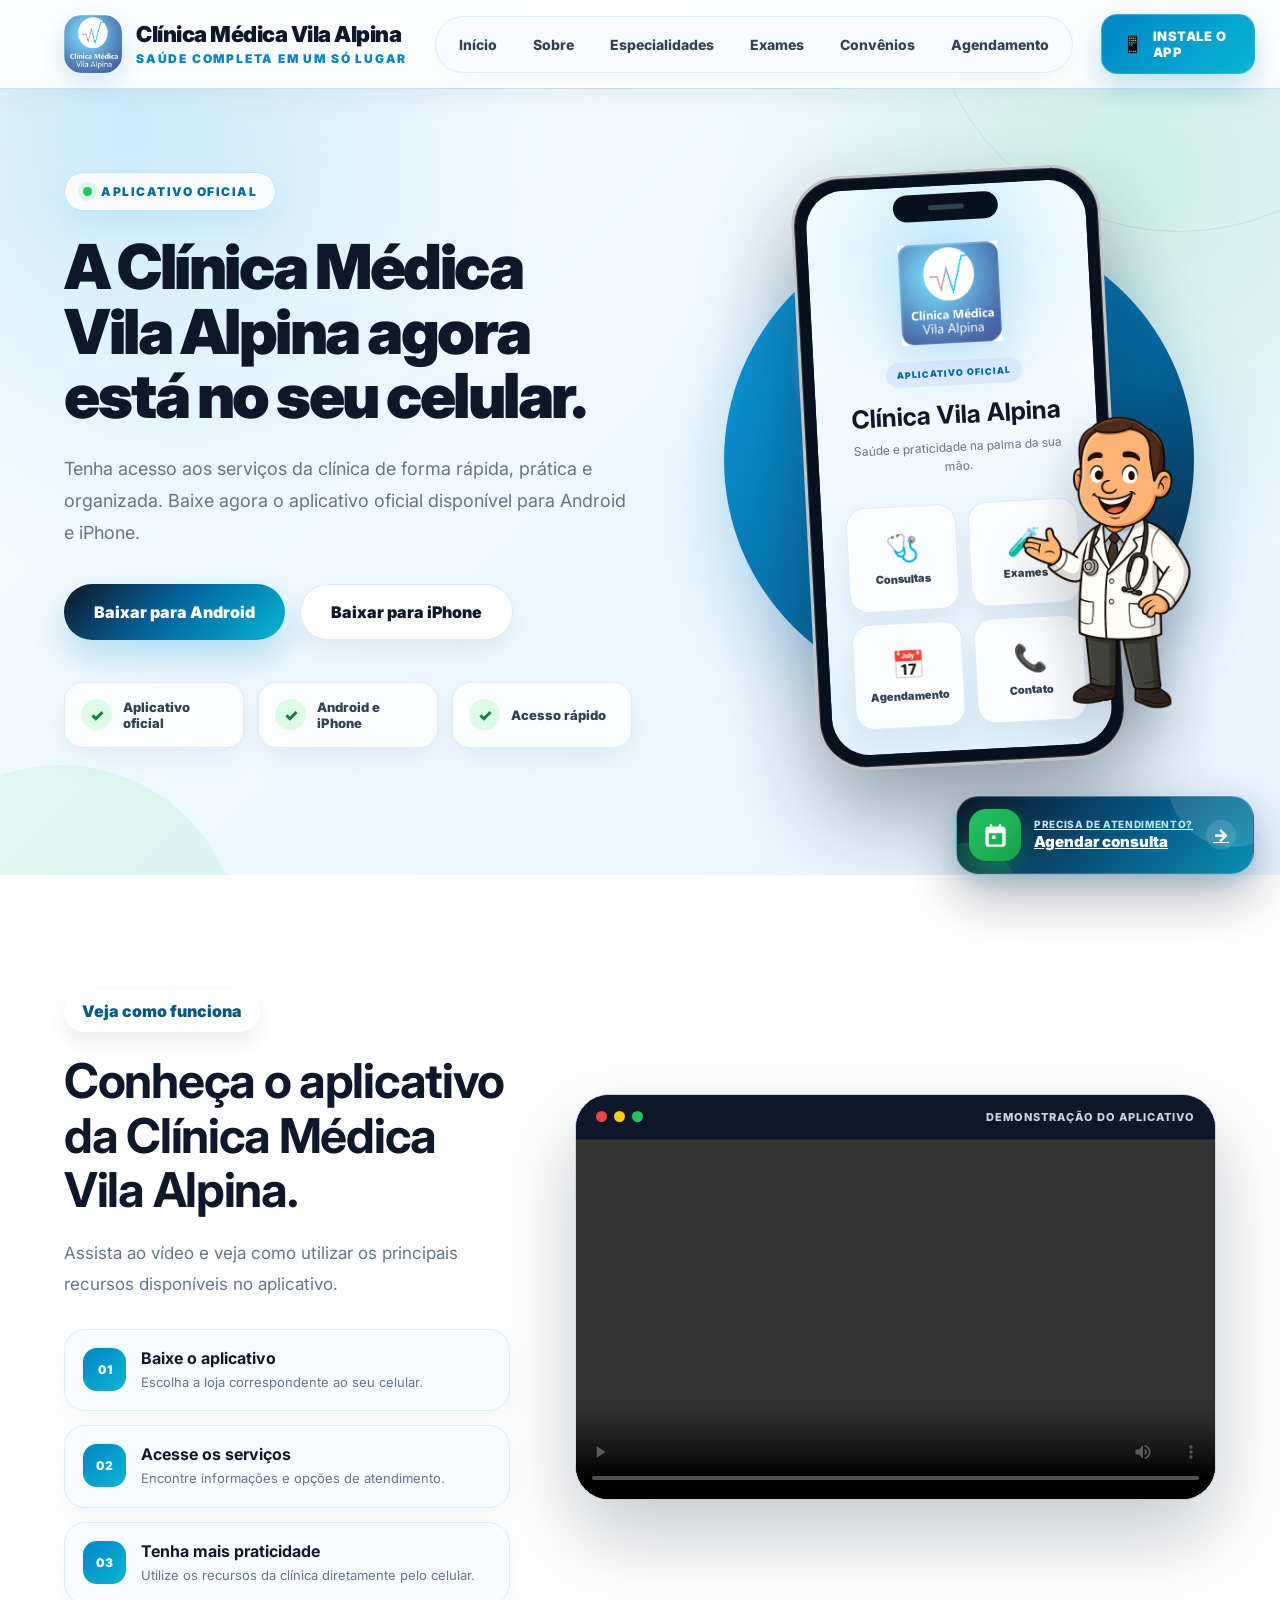
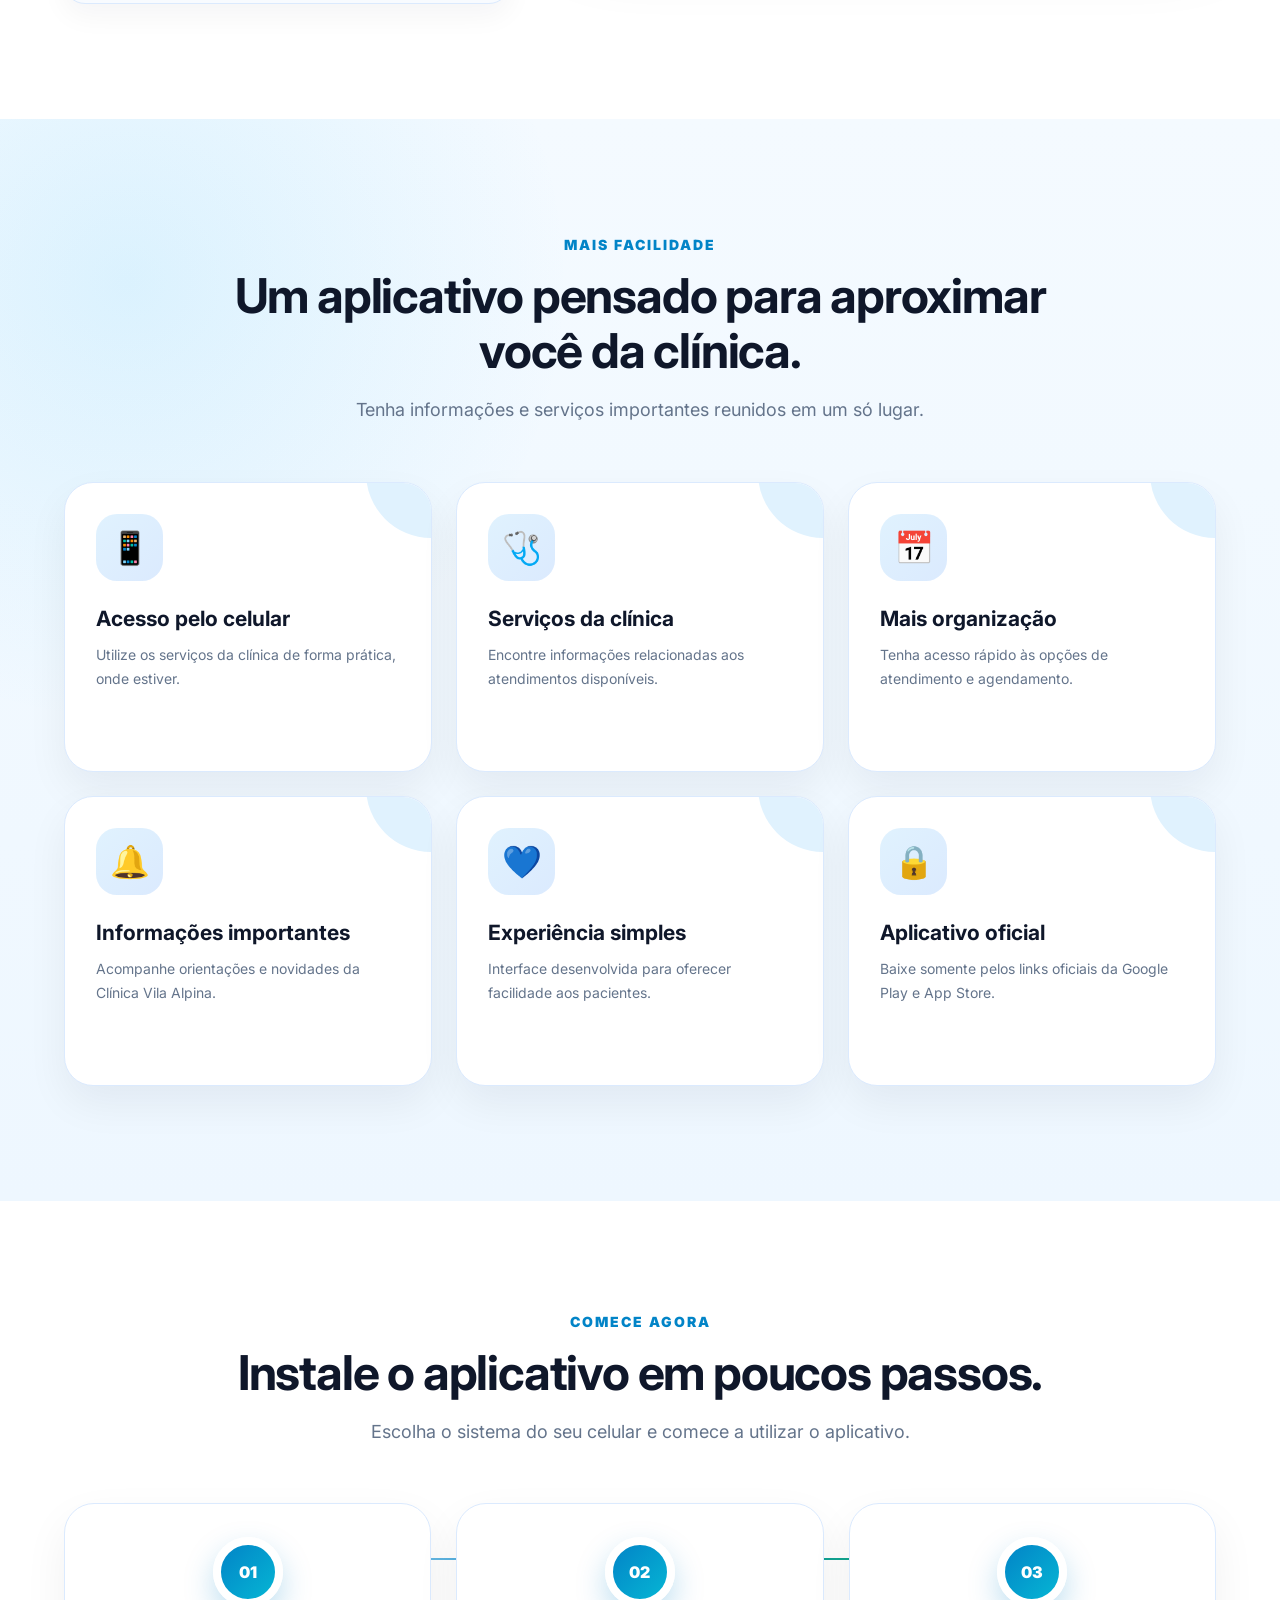
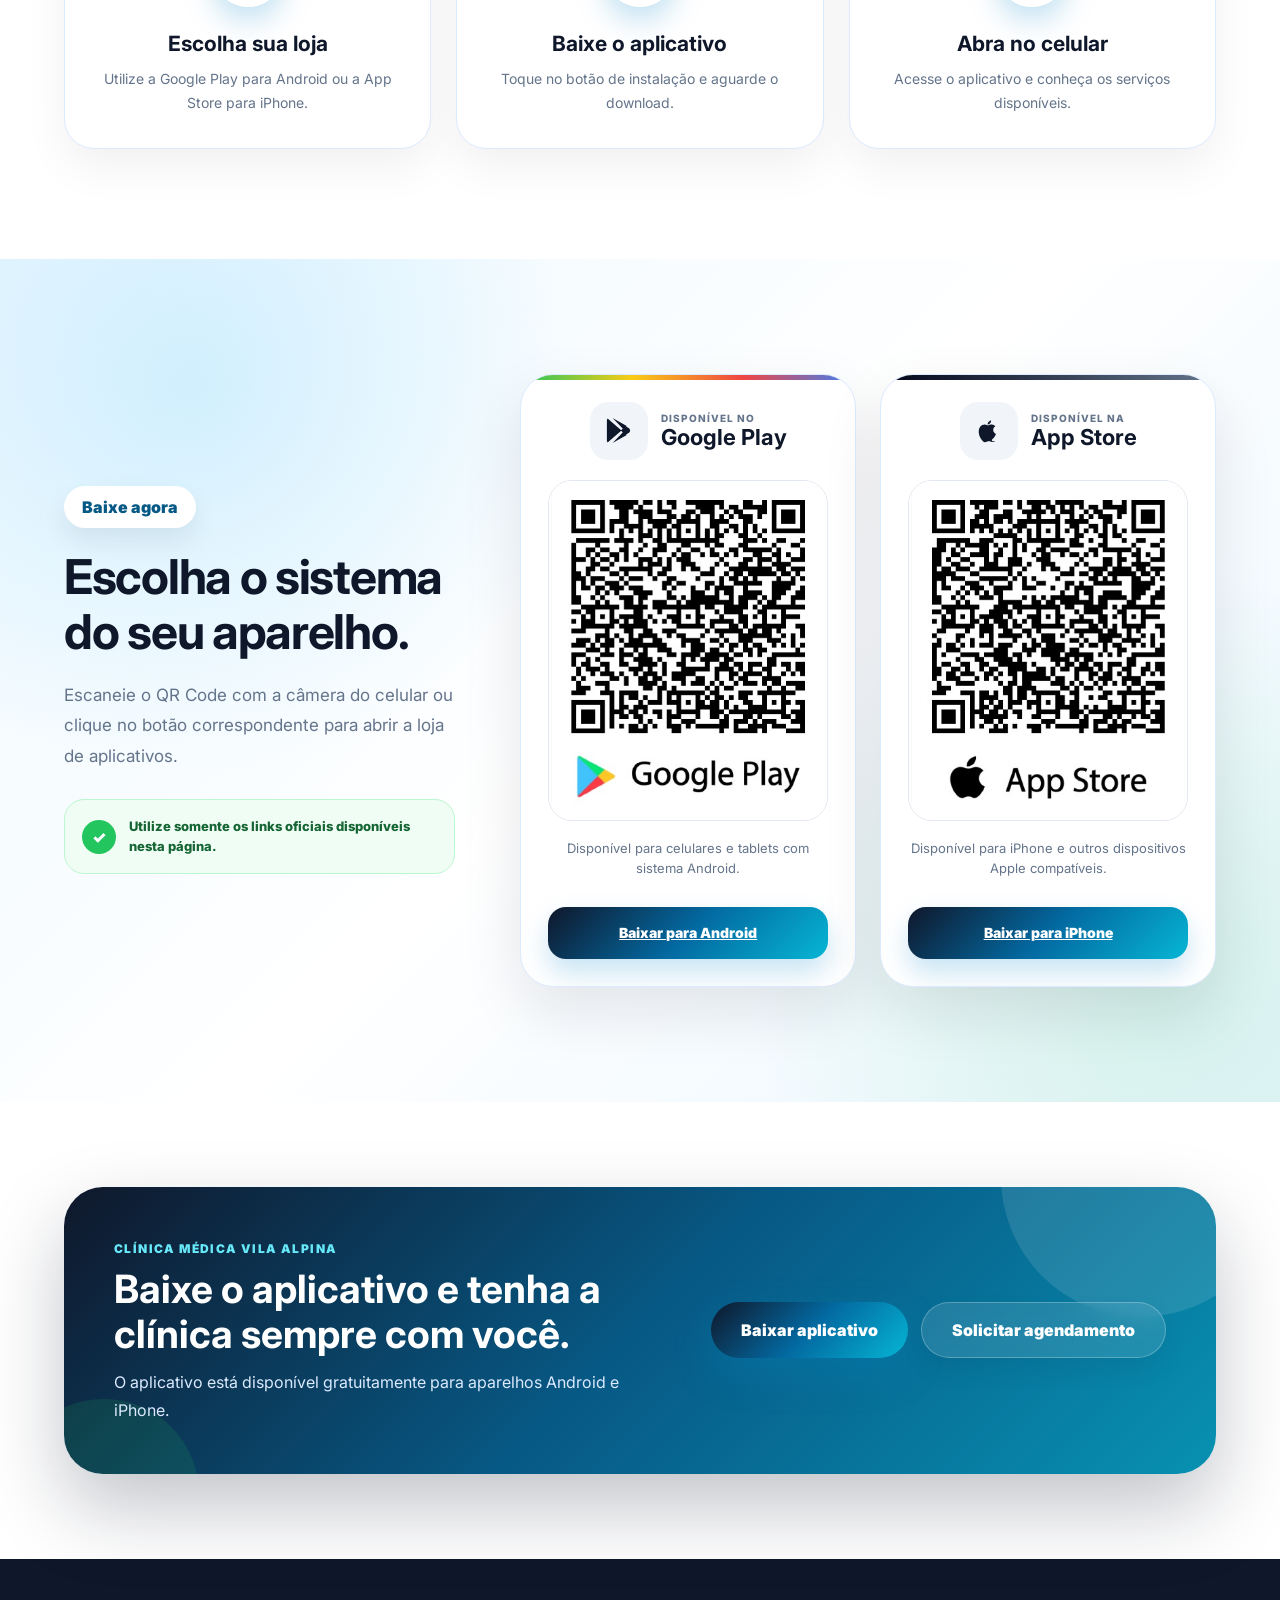
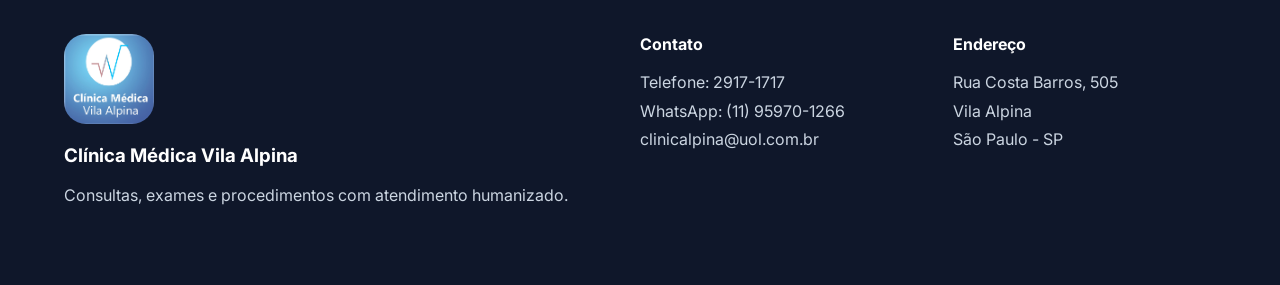
<file: app.html>
<!DOCTYPE html>
<html lang="pt-BR">

<head>
  <meta charset="UTF-8">
  <meta name="viewport" content="width=device-width, initial-scale=1.0">

  <meta
    name="description"
    content="Conheça o aplicativo oficial da Clínica Médica Vila Alpina, assista ao vídeo demonstrativo e baixe gratuitamente para Android ou iPhone."
  >

  <meta name="theme-color" content="#0f172a">

  <title>Nosso App | Clínica Médica Vila Alpina</title>

  <link rel="icon" href="src/assets/logo.png" type="image/png">
  <link rel="stylesheet" href="src/css/style.css">

  <link rel="preconnect" href="https://fonts.googleapis.com">
  <link rel="preconnect" href="https://fonts.gstatic.com" crossorigin>

  <link
    href="https://fonts.googleapis.com/css2?family=Inter:wght@400;500;600;700;800;900&display=swap"
    rel="stylesheet"
  >
</head>

<body class="app-page">

  <header class="header">
    <div class="container header-content">

      <a
        href="./index.html#inicio"
        class="logo-area"
        aria-label="Página inicial da Clínica Médica Vila Alpina"
      >
        <img
          src="src/assets/logo.png"
          alt="Clínica Médica Vila Alpina"
          class="logo"
        >

        <div class="logo-text">
          <h2>Clínica Médica Vila Alpina</h2>
          <p>Saúde completa em um só lugar</p>
        </div>
      </a>

      <nav class="nav" aria-label="Navegação principal">
        <a href="./index.html#inicio">Início</a>
        <a href="./index.html#sobre">Sobre</a>
        <a href="./index.html#especialidades">Especialidades</a>
        <a href="./exames.html">Exames</a>
        <a href="./index.html#convenios">Convênios</a>
        <a href="./agendamento.html">Agendamento</a>
      </nav>

      <a
        href="#baixar-app"
        class="header-cta header-app-cta"
      >
        <span class="header-app-icone">📱</span>
        Instale o app
      </a>

      <button
        class="mobile-menu-btn"
        id="mobileMenuBtn"
        type="button"
        aria-label="Abrir menu"
        aria-expanded="false"
        aria-controls="mobileNav"
      >
        ☰
      </button>

    </div>

    <nav
      class="mobile-nav"
      id="mobileNav"
      aria-label="Navegação para celular"
    >
      <a href="./index.html#inicio">Início</a>
      <a href="./index.html#sobre">Sobre</a>
      <a href="./index.html#especialidades">Especialidades</a>
      <a href="./exames.html">Exames</a>
      <a href="./index.html#convenios">Convênios</a>
      <a href="./agendamento.html">Agendamento</a>
      <a href="#baixar-app">📱 Instale o app</a>
    </nav>
  </header>

  <main>

    <section class="app-hero">
      <div class="container app-hero-grid">

        <div class="app-hero-content">

          <span class="app-badge">
            Aplicativo oficial
          </span>

          <h1>
            A Clínica Médica Vila Alpina agora está no seu celular.
          </h1>

          <p>
            Tenha acesso aos serviços da clínica de forma rápida, prática e organizada. Baixe agora o aplicativo oficial disponível para Android e iPhone.
          </p>

          <div class="app-hero-actions">

            <a
              href="https://play.google.com/store/apps/details?id=br.com.clinicavilalpina.app"
              class="btn-primary"
              target="_blank"
              rel="noopener noreferrer"
            >
              Baixar para Android
            </a>

            <a
              href="https://apps.apple.com/br/app/cl%C3%ADnica-vila-alpina/id6778940955"
              class="btn-secondary"
              target="_blank"
              rel="noopener noreferrer"
            >
              Baixar para iPhone
            </a>

          </div>

          <div class="app-hero-beneficios">

            <div>
              <span>✓</span>
              <p>Aplicativo oficial</p>
            </div>

            <div>
              <span>✓</span>
              <p>Android e iPhone</p>
            </div>

            <div>
              <span>✓</span>
              <p>Acesso rápido</p>
            </div>

          </div>

        </div>

        <div class="app-hero-visual">

          <div class="app-phone">

            <div class="app-phone-top">
              <span></span>
            </div>

            <div class="app-phone-screen">

              <img
                src="src/assets/logo.png"
                alt="Logo da Clínica Médica Vila Alpina"
                class="app-phone-logo"
              >

              <span class="app-phone-label">
                Aplicativo oficial
              </span>

              <h2>Clínica Vila Alpina</h2>

              <p>
                Saúde e praticidade na palma da sua mão.
              </p>

              <div class="app-phone-menu">

                <div>
                  <span>🩺</span>
                  <p>Consultas</p>
                </div>

                <div>
                  <span>🧪</span>
                  <p>Exames</p>
                </div>

                <div>
                  <span>📅</span>
                  <p>Agendamento</p>
                </div>

                <div>
                  <span>📞</span>
                  <p>Contato</p>
                </div>

              </div>

            </div>

          </div>

          <img
            src="src/assets/boneco.png"
            alt="Assistente da Clínica Médica Vila Alpina"
            class="app-hero-boneco"
          >

        </div>

      </div>
    </section>

    <section class="app-video-section" id="video-app">
      <div class="container app-video-grid">

        <div class="app-video-content">

          <span class="section-label">
            Veja como funciona
          </span>

          <h2>
            Conheça o aplicativo da Clínica Médica Vila Alpina.
          </h2>

          <p>
            Assista ao vídeo e veja como utilizar os principais recursos disponíveis no aplicativo.
          </p>

          <div class="app-video-lista">

            <div>

              <span>01</span>

              <div>
                <h3>Baixe o aplicativo</h3>
                <p>Escolha a loja correspondente ao seu celular.</p>
              </div>

            </div>

            <div>

              <span>02</span>

              <div>
                <h3>Acesse os serviços</h3>
                <p>Encontre informações e opções de atendimento.</p>
              </div>

            </div>

            <div>

              <span>03</span>

              <div>
                <h3>Tenha mais praticidade</h3>
                <p>Utilize os recursos da clínica diretamente pelo celular.</p>
              </div>

            </div>

          </div>

        </div>

        <div class="app-video-box">

          <div class="app-video-header">

            <div>
              <span></span>
              <span></span>
              <span></span>
            </div>

            <p>Demonstração do aplicativo</p>

          </div>

          <video
            class="app-video"
            controls
            playsinline
            preload="metadata"
          >
            <source
              src="src/assets/video-app.mp4"
              type="video/mp4"
            >

            Seu navegador não suporta a reprodução de vídeos.
          </video>

        </div>

      </div>
    </section>

    <section class="app-recursos-section">
      <div class="container">

        <div class="section-title">

          <span>Mais facilidade</span>

          <h2>
            Um aplicativo pensado para aproximar você da clínica.
          </h2>

          <p>
            Tenha informações e serviços importantes reunidos em um só lugar.
          </p>

        </div>

        <div class="app-recursos-grid">

          <article class="app-recurso-card">

            <div class="app-recurso-icone">
              📱
            </div>

            <h3>Acesso pelo celular</h3>

            <p>
              Utilize os serviços da clínica de forma prática, onde estiver.
            </p>

          </article>

          <article class="app-recurso-card">

            <div class="app-recurso-icone">
              🩺
            </div>

            <h3>Serviços da clínica</h3>

            <p>
              Encontre informações relacionadas aos atendimentos disponíveis.
            </p>

          </article>

          <article class="app-recurso-card">

            <div class="app-recurso-icone">
              📅
            </div>

            <h3>Mais organização</h3>

            <p>
              Tenha acesso rápido às opções de atendimento e agendamento.
            </p>

          </article>

          <article class="app-recurso-card">

            <div class="app-recurso-icone">
              🔔
            </div>

            <h3>Informações importantes</h3>

            <p>
              Acompanhe orientações e novidades da Clínica Vila Alpina.
            </p>

          </article>

          <article class="app-recurso-card">

            <div class="app-recurso-icone">
              💙
            </div>

            <h3>Experiência simples</h3>

            <p>
              Interface desenvolvida para oferecer facilidade aos pacientes.
            </p>

          </article>

          <article class="app-recurso-card">

            <div class="app-recurso-icone">
              🔒
            </div>

            <h3>Aplicativo oficial</h3>

            <p>
              Baixe somente pelos links oficiais da Google Play e App Store.
            </p>

          </article>

        </div>

      </div>
    </section>

    <section class="app-passos-section">
      <div class="container">

        <div class="section-title">

          <span>Comece agora</span>

          <h2>
            Instale o aplicativo em poucos passos.
          </h2>

          <p>
            Escolha o sistema do seu celular e comece a utilizar o aplicativo.
          </p>

        </div>

        <div class="app-passos-grid">

          <article class="app-passo-card">

            <span class="app-passo-numero">
              01
            </span>

            <h3>Escolha sua loja</h3>

            <p>
              Utilize a Google Play para Android ou a App Store para iPhone.
            </p>

          </article>

          <article class="app-passo-card">

            <span class="app-passo-numero">
              02
            </span>

            <h3>Baixe o aplicativo</h3>

            <p>
              Toque no botão de instalação e aguarde o download.
            </p>

          </article>

          <article class="app-passo-card">

            <span class="app-passo-numero">
              03
            </span>

            <h3>Abra no celular</h3>

            <p>
              Acesse o aplicativo e conheça os serviços disponíveis.
            </p>

          </article>

        </div>

      </div>
    </section>

    <section class="app-download-section" id="baixar-app">
      <div class="container app-download-container">

        <div class="app-download-intro">

          <span class="section-label">
            Baixe agora
          </span>

          <h2>
            Escolha o sistema do seu aparelho.
          </h2>

          <p>
            Escaneie o QR Code com a câmera do celular ou clique no botão correspondente para abrir a loja de aplicativos.
          </p>

          <div class="app-download-seguranca">

            <span>✓</span>

            <p>
              Utilize somente os links oficiais disponíveis nesta página.
            </p>

          </div>

        </div>

        <div class="app-download-cards">

          <article class="app-download-card app-download-google">

            <div class="app-download-card-header">

              <div class="app-store-icon">

                <svg viewBox="0 0 24 24" aria-hidden="true">
                  <path d="m3.6 2.7 10.7 9.3L3.6 21.3a2.4 2.4 0 0 1-.6-1.6V4.3c0-.6.2-1.1.6-1.6Zm12 10.4 2.8 2.4-11 6.2 8.2-8.6Zm3.9-3.2c.9.5 1.5 1.2 1.5 2.1s-.6 1.6-1.5 2.1l-2.4 1.4-3.2-3.5 3.2-3.5 2.4 1.4ZM7.4 2.3l11 6.2-2.8 2.4-8.2-8.6Z"/>
                </svg>

              </div>

              <div>
                <span>Disponível no</span>
                <h3>Google Play</h3>
              </div>

            </div>

            <a
              href="https://play.google.com/store/apps/details?id=br.com.clinicavilalpina.app"
              class="app-qrcode-link"
              target="_blank"
              rel="noopener noreferrer"
              aria-label="Abrir o aplicativo da Clínica Vila Alpina na Google Play"
            >
              <img
                src="src/assets/qrcode-google-play.png"
                alt="QR Code para baixar o aplicativo na Google Play"
                class="app-qrcode"
                loading="lazy"
              >
            </a>

            <p>
              Disponível para celulares e tablets com sistema Android.
            </p>

            <a
              href="https://play.google.com/store/apps/details?id=br.com.clinicavilalpina.app"
              class="app-store-button"
              target="_blank"
              rel="noopener noreferrer"
            >
              Baixar para Android
            </a>

          </article>

          <article class="app-download-card app-download-apple">

            <div class="app-download-card-header">

              <div class="app-store-icon">

                <svg viewBox="0 0 24 24" aria-hidden="true">
                  <path d="M17.05 20.28c-.98.95-2.05.8-3.08.35-1.09-.46-2.09-.48-3.24 0-1.44.62-2.2.44-3.06-.35C2.79 15.25 3.51 7.59 9.05 7.31c1.11-.06 1.89.61 2.54.66.97-.2 1.9-.77 2.94-.69 1.25.1 2.19.59 2.81 1.49-2.58 1.55-1.97 4.95.4 5.9-.47 1.24-1.08 2.47-1.98 3.37-.41.42-.83.83-1.3 1.24.2.38.39.72.59 1Zm-3.03-16c.13 1.61-1.18 3.01-2.67 3.14-.23-1.86 1.67-3.16 2.67-3.14Z"/>
                </svg>

              </div>

              <div>
                <span>Disponível na</span>
                <h3>App Store</h3>
              </div>

            </div>

            <a
              href="https://apps.apple.com/br/app/cl%C3%ADnica-vila-alpina/id6778940955"
              class="app-qrcode-link"
              target="_blank"
              rel="noopener noreferrer"
              aria-label="Abrir o aplicativo da Clínica Vila Alpina na App Store"
            >
              <img
                src="src/assets/qrcode-app-store.png"
                alt="QR Code para baixar o aplicativo na App Store"
                class="app-qrcode"
                loading="lazy"
              >
            </a>

            <p>
              Disponível para iPhone e outros dispositivos Apple compatíveis.
            </p>

            <a
              href="https://apps.apple.com/br/app/cl%C3%ADnica-vila-alpina/id6778940955"
              class="app-store-button"
              target="_blank"
              rel="noopener noreferrer"
            >
              Baixar para iPhone
            </a>

          </article>

        </div>

      </div>
    </section>

    <section class="app-final-section">
      <div class="container app-final-box">

        <div>

          <span>
            Clínica Médica Vila Alpina
          </span>

          <h2>
            Baixe o aplicativo e tenha a clínica sempre com você.
          </h2>

          <p>
            O aplicativo está disponível gratuitamente para aparelhos Android e iPhone.
          </p>

        </div>

        <div class="app-final-actions">

          <a
            href="#baixar-app"
            class="btn-primary"
          >
            Baixar aplicativo
          </a>

          <a
            href="./agendamento.html#formulario-agendamento"
            class="btn-secondary"
          >
            Solicitar agendamento
          </a>

        </div>

      </div>
    </section>

  </main>

  <footer class="footer">
    <div class="container footer-grid">

      <div>

        <img
          src="src/assets/logo.png"
          alt="Clínica Médica Vila Alpina"
          class="footer-logo"
        >

        <h3>
          Clínica Médica Vila Alpina
        </h3>

        <p>
          Consultas, exames e procedimentos com atendimento humanizado.
        </p>

      </div>

      <div>

        <h4>
          Contato
        </h4>

        <p>Telefone: 2917-1717</p>
        <p>WhatsApp: (11) 95970-1266</p>
        <p>clinicalpina@uol.com.br</p>

      </div>

      <div>

        <h4>
          Endereço
        </h4>

        <p>Rua Costa Barros, 505</p>
        <p>Vila Alpina</p>
        <p>São Paulo - SP</p>

      </div>

    </div>
  </footer>

  <a
    href="./agendamento.html#formulario-agendamento"
    class="agendamento-flutuante"
    aria-label="Agendar consulta"
  >

    <span class="agendamento-flutuante-icone">

      <svg viewBox="0 0 24 24" aria-hidden="true">
        <path d="M7 2h2v2h6V2h2v2h1a3 3 0 0 1 3 3v12a3 3 0 0 1-3 3H6a3 3 0 0 1-3-3V7a3 3 0 0 1 3-3h1V2Zm11 8H6v9a1 1 0 0 0 1 1h10a1 1 0 0 0 1-1v-9Zm-9 2h3v3H9v-3Z"/>
      </svg>

    </span>

    <span class="agendamento-flutuante-texto">

      <small>
        Precisa de atendimento?
      </small>

      <strong>
        Agendar consulta
      </strong>

    </span>

    <span class="agendamento-flutuante-seta">
      →
    </span>

  </a>

  <script>
    const mobileMenuBtn = document.getElementById("mobileMenuBtn");
    const mobileNav = document.getElementById("mobileNav");

    function fecharMenuMobile() {
      if (!mobileMenuBtn || !mobileNav) return;

      mobileNav.classList.remove("active");
      mobileMenuBtn.textContent = "☰";
      mobileMenuBtn.setAttribute("aria-expanded", "false");
      mobileMenuBtn.setAttribute("aria-label", "Abrir menu");
    }

    if (mobileMenuBtn && mobileNav) {
      mobileMenuBtn.addEventListener("click", () => {
        const menuAberto = mobileNav.classList.toggle("active");

        mobileMenuBtn.textContent = menuAberto ? "×" : "☰";
        mobileMenuBtn.setAttribute("aria-expanded", String(menuAberto));
        mobileMenuBtn.setAttribute(
          "aria-label",
          menuAberto ? "Fechar menu" : "Abrir menu"
        );
      });

      mobileNav.querySelectorAll("a").forEach(link => {
        link.addEventListener("click", fecharMenuMobile);
      });
    }

    document.addEventListener("keydown", event => {
      if (event.key === "Escape") {
        fecharMenuMobile();
      }
    });

    window.addEventListener("resize", () => {
      if (window.innerWidth > 1050) {
        fecharMenuMobile();
      }
    });
  </script>

</body>

</html>
</file>
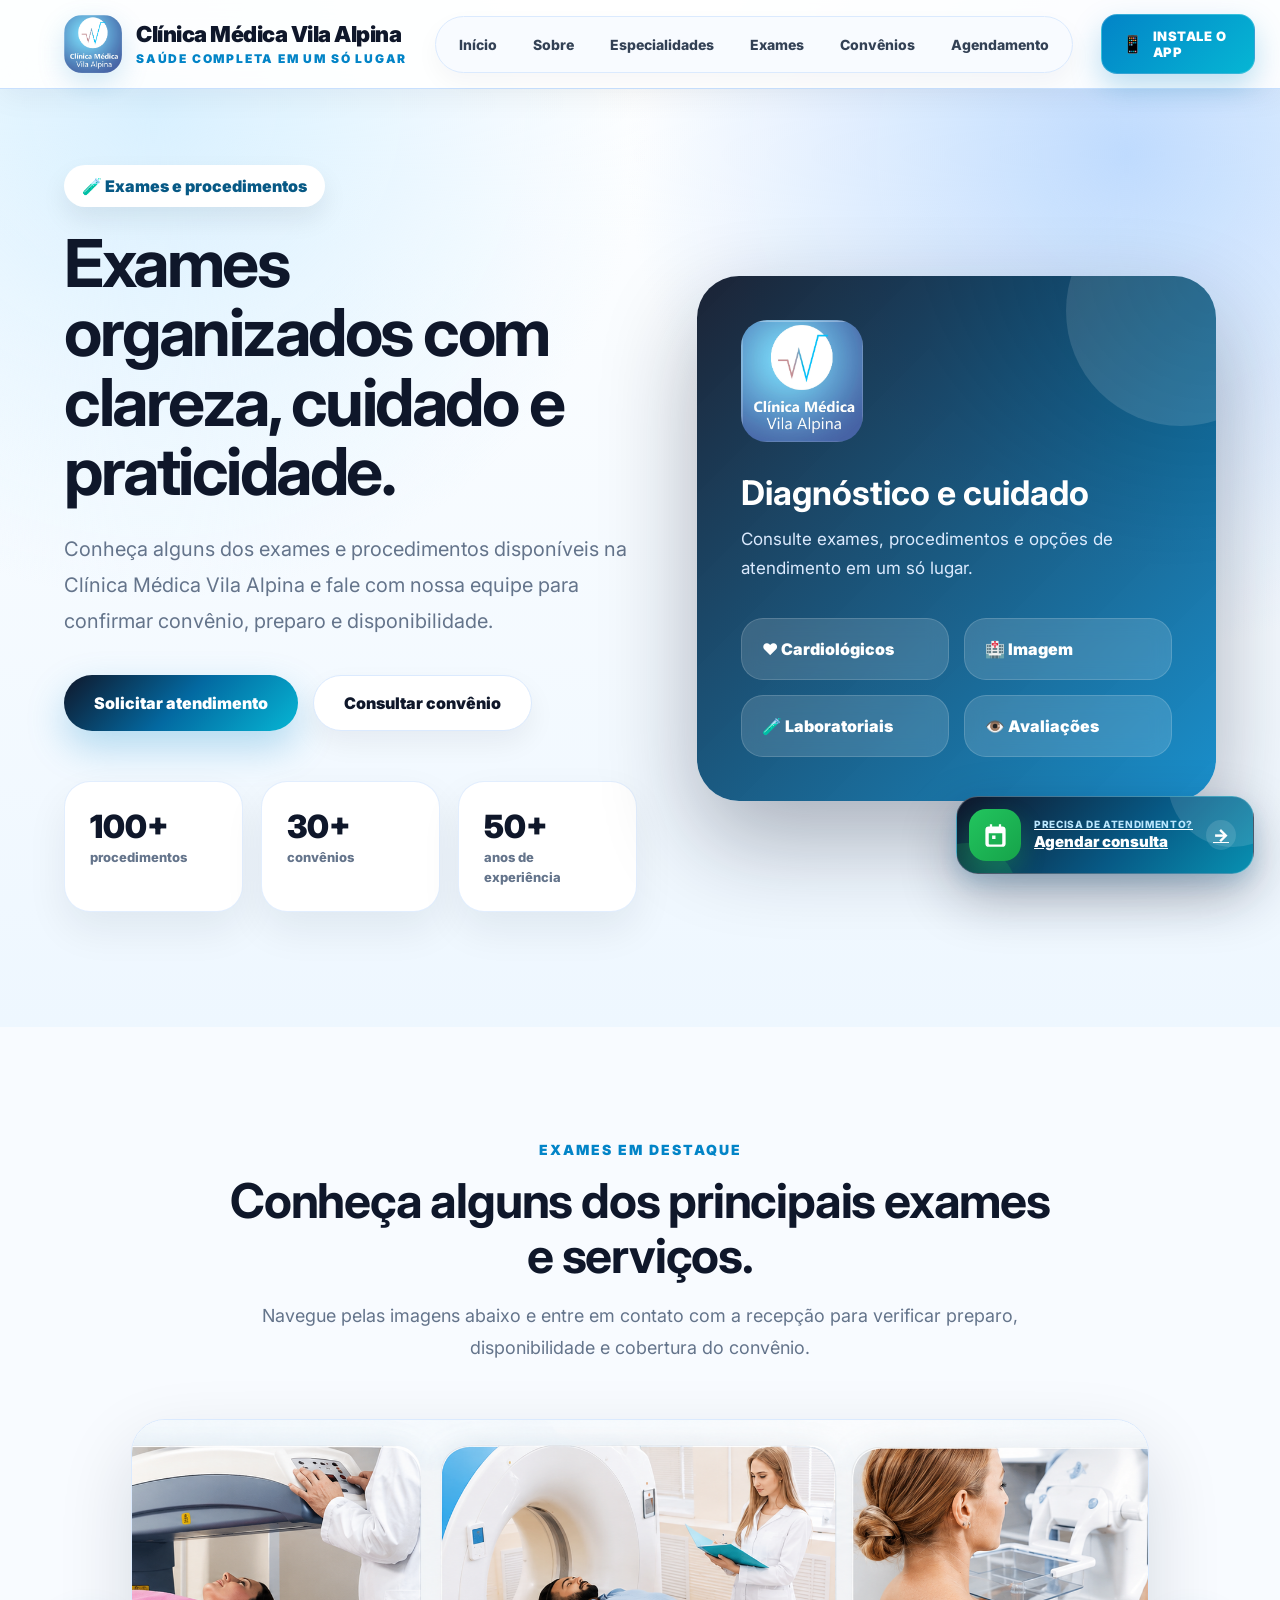
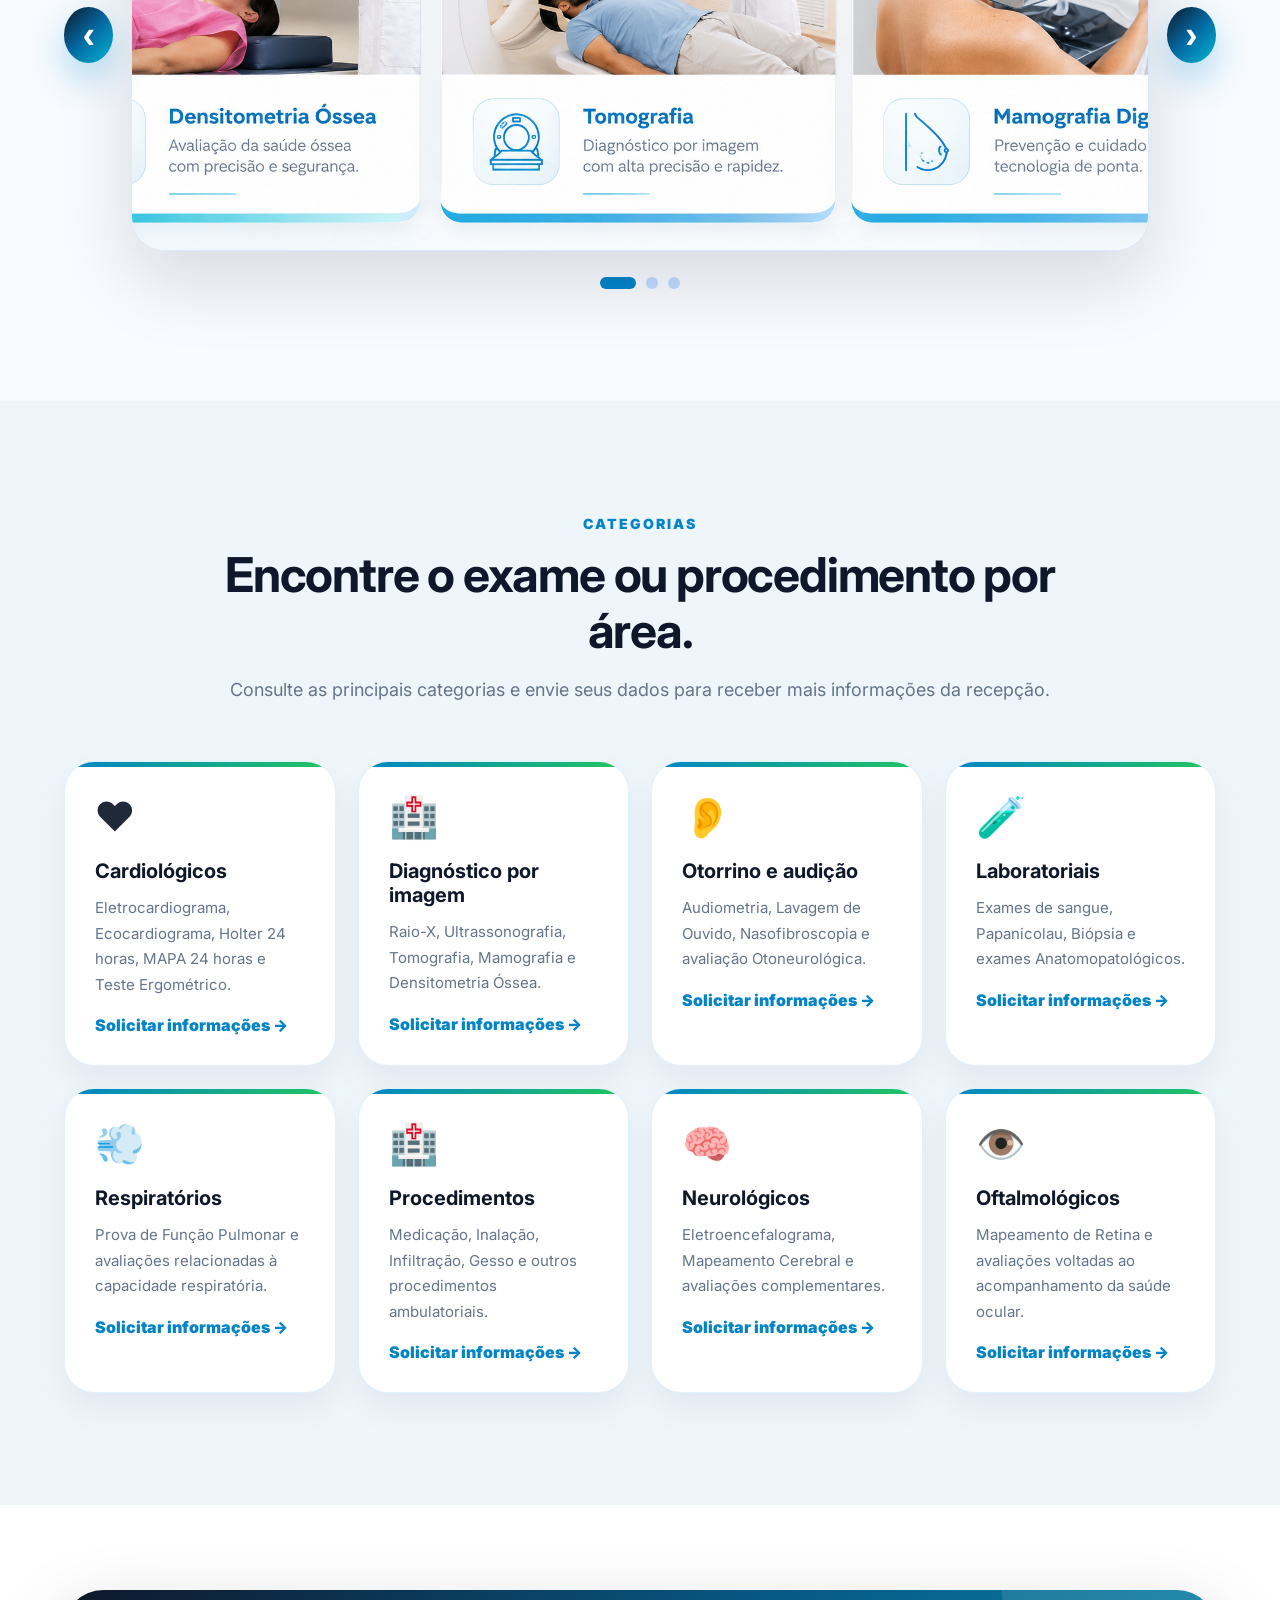
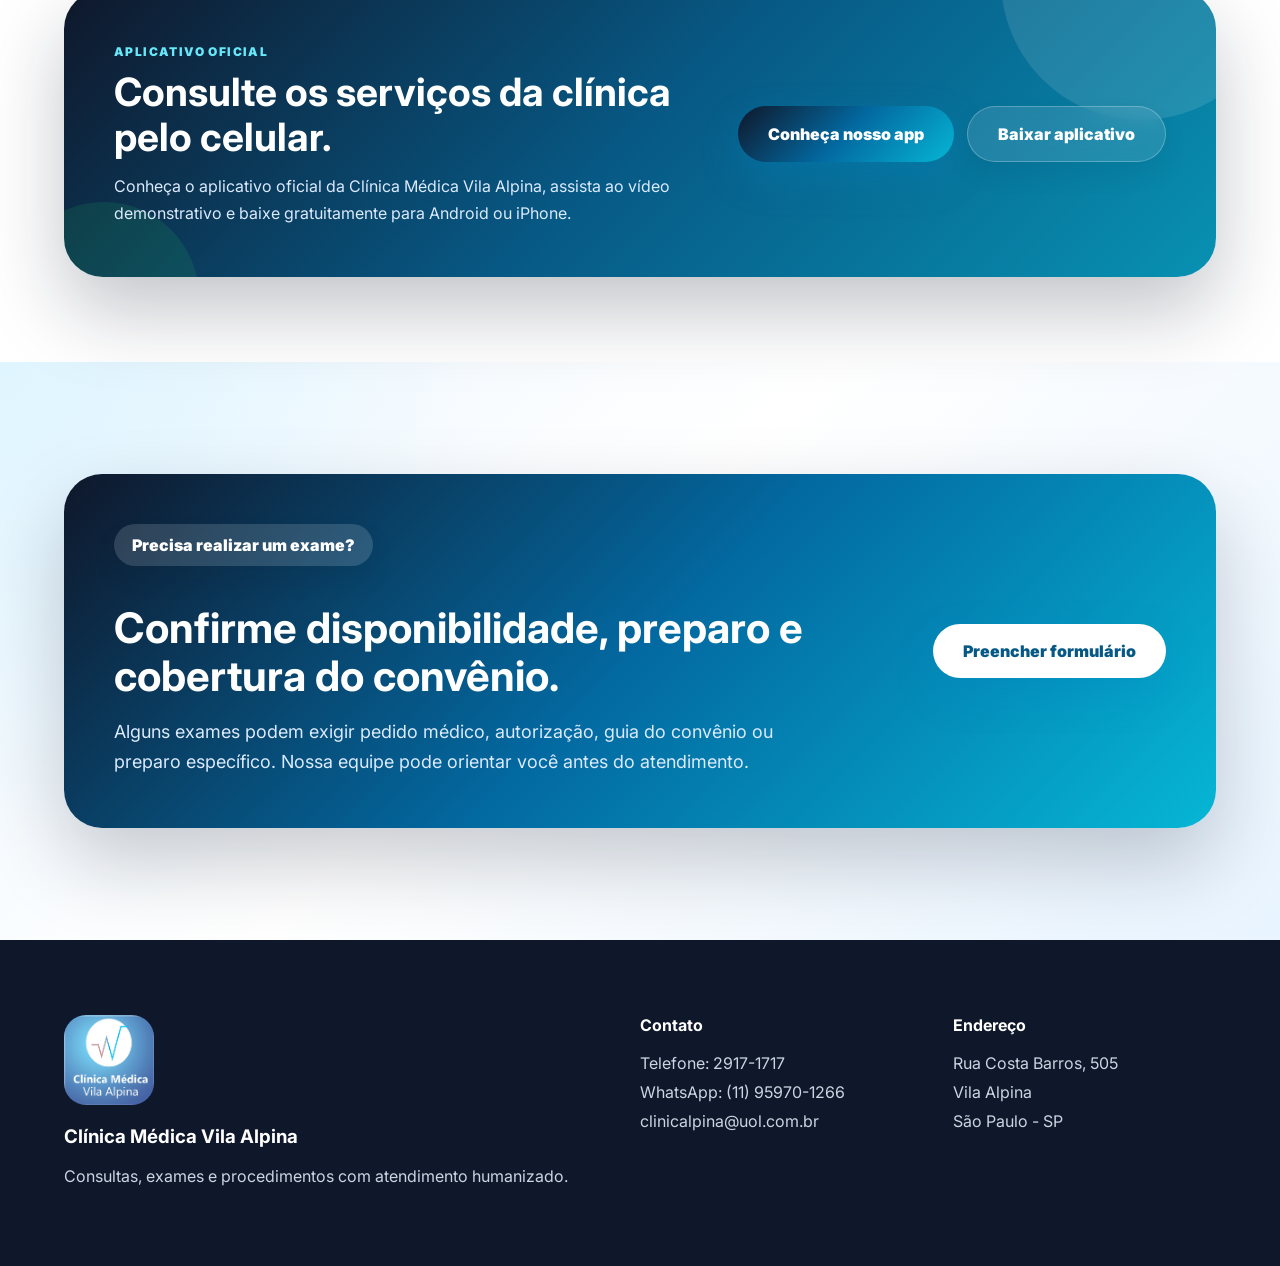
<file: exames.html>
<!DOCTYPE html>
<html lang="pt-BR">

<head>
  <meta charset="UTF-8">
  <meta name="viewport" content="width=device-width, initial-scale=1.0">

  <meta
    name="description"
    content="Conheça os exames e procedimentos disponíveis na Clínica Médica Vila Alpina e solicite seu atendimento."
  >

  <meta name="theme-color" content="#0f172a">

  <title>Exames e Procedimentos | Clínica Médica Vila Alpina</title>

  <link rel="icon" href="src/assets/logo.png" type="image/png">
  <link rel="stylesheet" href="src/css/style.css">

  <link rel="preconnect" href="https://fonts.googleapis.com">
  <link rel="preconnect" href="https://fonts.gstatic.com" crossorigin>

  <link
    href="https://fonts.googleapis.com/css2?family=Inter:wght@400;500;600;700;800;900&display=swap"
    rel="stylesheet"
  >
</head>

<body>

  <header class="header">
    <div class="container header-content">

      <a
        href="./index.html#inicio"
        class="logo-area"
        aria-label="Página inicial da Clínica Médica Vila Alpina"
      >
        <img
          src="src/assets/logo.png"
          alt="Clínica Médica Vila Alpina"
          class="logo"
        >

        <div class="logo-text">
          <h2>Clínica Médica Vila Alpina</h2>
          <p>Saúde completa em um só lugar</p>
        </div>
      </a>

      <nav class="nav" aria-label="Navegação principal">
        <a href="./index.html#inicio">Início</a>
        <a href="./index.html#sobre">Sobre</a>
        <a href="./index.html#especialidades">Especialidades</a>
        <a href="./exames.html">Exames</a>
        <a href="./index.html#convenios">Convênios</a>
        <a href="./agendamento.html">Agendamento</a>
      </nav>

      <a
        href="./app.html"
        class="header-cta header-app-cta"
      >
        <span class="header-app-icone">📱</span>
        Instale o app
      </a>

      <button
        class="mobile-menu-btn"
        id="mobileMenuBtn"
        type="button"
        aria-label="Abrir menu"
        aria-expanded="false"
        aria-controls="mobileNav"
      >
        ☰
      </button>

    </div>

    <nav
      class="mobile-nav"
      id="mobileNav"
      aria-label="Navegação para celular"
    >
      <a href="./index.html#inicio">Início</a>
      <a href="./index.html#sobre">Sobre</a>
      <a href="./index.html#especialidades">Especialidades</a>
      <a href="./exames.html">Exames</a>
      <a href="./index.html#convenios">Convênios</a>
      <a href="./agendamento.html">Agendamento</a>
      <a href="./app.html">📱 Instale o app</a>
    </nav>
  </header>

  <main>

    <section class="hero exames-hero">
      <div class="container hero-content">

        <div class="hero-text">

          <span class="tag">
            🧪 Exames e procedimentos
          </span>

          <h1>
            Exames organizados com clareza, cuidado e praticidade.
          </h1>

          <p>
            Conheça alguns dos exames e procedimentos disponíveis na Clínica Médica Vila Alpina e fale com nossa equipe para confirmar convênio, preparo e disponibilidade.
          </p>

          <div class="hero-buttons">

            <a
              href="./agendamento.html#formulario-agendamento"
              class="btn-primary"
            >
              Solicitar atendimento
            </a>

            <a
              href="./index.html#convenios"
              class="btn-secondary"
            >
              Consultar convênio
            </a>

          </div>

          <div class="stats">

            <div>
              <strong>100+</strong>
              <span>procedimentos</span>
            </div>

            <div>
              <strong>30+</strong>
              <span>convênios</span>
            </div>

            <div>
              <strong>50+</strong>
              <span>anos de experiência</span>
            </div>

          </div>

        </div>

        <div class="hero-card">

          <div class="premium-card">

            <img
              src="src/assets/logo.png"
              alt="Logo da Clínica Médica Vila Alpina"
              class="hero-logo"
            >

            <h3>Diagnóstico e cuidado</h3>

            <p>
              Consulte exames, procedimentos e opções de atendimento em um só lugar.
            </p>

            <div class="mini-cards">
              <div>❤️ Cardiológicos</div>
              <div>🏥 Imagem</div>
              <div>🧪 Laboratoriais</div>
              <div>👁️ Avaliações</div>
            </div>

          </div>

        </div>

      </div>
    </section>

    <section class="section exames-carousel-section">
      <div class="container">

        <div class="section-title">

          <span>Exames em destaque</span>

          <h2>
            Conheça alguns dos principais exames e serviços.
          </h2>

          <p>
            Navegue pelas imagens abaixo e entre em contato com a recepção para verificar preparo, disponibilidade e cobertura do convênio.
          </p>

        </div>

        <div class="carousel-wrapper">

          <button
            class="carousel-btn prev"
            id="prevBtn"
            type="button"
            aria-label="Imagem anterior"
          >
            ‹
          </button>

          <div class="carousel-viewport">

            <div class="carousel-track" id="carouselTrack">

              <div class="carousel-slide">

                <img
                  src="src/assets/exame1.png"
                  alt="Exames disponíveis na Clínica Médica Vila Alpina"
                >

              </div>

              <div class="carousel-slide">

                <img
                  src="src/assets/exame2.png"
                  alt="Procedimentos realizados na Clínica Médica Vila Alpina"
                >

              </div>

              <div class="carousel-slide">

                <img
                  src="src/assets/exame3.png"
                  alt="Serviços de diagnóstico da Clínica Médica Vila Alpina"
                >

              </div>

            </div>

          </div>

          <button
            class="carousel-btn next"
            id="nextBtn"
            type="button"
            aria-label="Próxima imagem"
          >
            ›
          </button>

        </div>

        <div class="carousel-dots" id="carouselDots">

          <button
            class="dot active"
            type="button"
            aria-label="Mostrar imagem 1"
          ></button>

          <button
            class="dot"
            type="button"
            aria-label="Mostrar imagem 2"
          ></button>

          <button
            class="dot"
            type="button"
            aria-label="Mostrar imagem 3"
          ></button>

        </div>

      </div>
    </section>

    <section class="section">
      <div class="container">

        <div class="section-title">

          <span>Categorias</span>

          <h2>
            Encontre o exame ou procedimento por área.
          </h2>

          <p>
            Consulte as principais categorias e envie seus dados para receber mais informações da recepção.
          </p>

        </div>

        <div class="cards-grid">

          <article class="card">

            <div class="emoji">❤️</div>

            <h3>Cardiológicos</h3>

            <p>
              Eletrocardiograma, Ecocardiograma, Holter 24 horas, MAPA 24 horas e Teste Ergométrico.
            </p>

            <a href="./agendamento.html#formulario-agendamento">
              Solicitar informações →
            </a>

          </article>

          <article class="card">

            <div class="emoji">🏥</div>

            <h3>Diagnóstico por imagem</h3>

            <p>
              Raio-X, Ultrassonografia, Tomografia, Mamografia e Densitometria Óssea.
            </p>

            <a href="./agendamento.html#formulario-agendamento">
              Solicitar informações →
            </a>

          </article>

          <article class="card">

            <div class="emoji">👂</div>

            <h3>Otorrino e audição</h3>

            <p>
              Audiometria, Lavagem de Ouvido, Nasofibroscopia e avaliação Otoneurológica.
            </p>

            <a href="./agendamento.html#formulario-agendamento">
              Solicitar informações →
            </a>

          </article>

          <article class="card">

            <div class="emoji">🧪</div>

            <h3>Laboratoriais</h3>

            <p>
              Exames de sangue, Papanicolau, Biópsia e exames Anatomopatológicos.
            </p>

            <a href="./agendamento.html#formulario-agendamento">
              Solicitar informações →
            </a>

          </article>

          <article class="card">

            <div class="emoji">💨</div>

            <h3>Respiratórios</h3>

            <p>
              Prova de Função Pulmonar e avaliações relacionadas à capacidade respiratória.
            </p>

            <a href="./agendamento.html#formulario-agendamento">
              Solicitar informações →
            </a>

          </article>

          <article class="card">

            <div class="emoji">🏥</div>

            <h3>Procedimentos</h3>

            <p>
              Medicação, Inalação, Infiltração, Gesso e outros procedimentos ambulatoriais.
            </p>

            <a href="./agendamento.html#formulario-agendamento">
              Solicitar informações →
            </a>

          </article>

          <article class="card">

            <div class="emoji">🧠</div>

            <h3>Neurológicos</h3>

            <p>
              Eletroencefalograma, Mapeamento Cerebral e avaliações complementares.
            </p>

            <a href="./agendamento.html#formulario-agendamento">
              Solicitar informações →
            </a>

          </article>

          <article class="card">

            <div class="emoji">👁️</div>

            <h3>Oftalmológicos</h3>

            <p>
              Mapeamento de Retina e avaliações voltadas ao acompanhamento da saúde ocular.
            </p>

            <a href="./agendamento.html#formulario-agendamento">
              Solicitar informações →
            </a>

          </article>

        </div>

      </div>
    </section>

    <section class="app-final-section">
      <div class="container app-final-box">

        <div>

          <span>
            Aplicativo oficial
          </span>

          <h2>
            Consulte os serviços da clínica pelo celular.
          </h2>

          <p>
            Conheça o aplicativo oficial da Clínica Médica Vila Alpina, assista ao vídeo demonstrativo e baixe gratuitamente para Android ou iPhone.
          </p>

        </div>

        <div class="app-final-actions">

          <a
            href="./app.html"
            class="btn-primary"
          >
            Conheça nosso app
          </a>

          <a
            href="./app.html#baixar-app"
            class="btn-secondary"
          >
            Baixar aplicativo
          </a>

        </div>

      </div>
    </section>

    <section class="section exames-cta">
      <div class="container exames-cta-box">

        <div>

          <span class="section-label">
            Precisa realizar um exame?
          </span>

          <h2>
            Confirme disponibilidade, preparo e cobertura do convênio.
          </h2>

          <p>
            Alguns exames podem exigir pedido médico, autorização, guia do convênio ou preparo específico. Nossa equipe pode orientar você antes do atendimento.
          </p>

        </div>

        <a
          href="./agendamento.html#formulario-agendamento"
          class="btn-primary"
        >
          Preencher formulário
        </a>

      </div>
    </section>

  </main>

  <footer class="footer">
    <div class="container footer-grid">

      <div>

        <img
          src="src/assets/logo.png"
          alt="Clínica Médica Vila Alpina"
          class="footer-logo"
        >

        <h3>Clínica Médica Vila Alpina</h3>

        <p>
          Consultas, exames e procedimentos com atendimento humanizado.
        </p>

      </div>

      <div>

        <h4>Contato</h4>

        <p>Telefone: 2917-1717</p>
        <p>WhatsApp: (11) 95970-1266</p>
        <p>clinicalpina@uol.com.br</p>

      </div>

      <div>

        <h4>Endereço</h4>

        <p>Rua Costa Barros, 505</p>
        <p>Vila Alpina</p>
        <p>São Paulo - SP</p>

      </div>

    </div>
  </footer>

  <a
    href="./agendamento.html#formulario-agendamento"
    class="agendamento-flutuante"
    aria-label="Agendar consulta"
  >

    <span class="agendamento-flutuante-icone">

      <svg viewBox="0 0 24 24" aria-hidden="true">
        <path d="M7 2h2v2h6V2h2v2h1a3 3 0 0 1 3 3v12a3 3 0 0 1-3 3H6a3 3 0 0 1-3-3V7a3 3 0 0 1 3-3h1V2Zm11 8H6v9a1 1 0 0 0 1 1h10a1 1 0 0 0 1-1v-9Zm-9 2h3v3H9v-3Z"/>
      </svg>

    </span>

    <span class="agendamento-flutuante-texto">

      <small>
        Precisa de atendimento?
      </small>

      <strong>
        Agendar consulta
      </strong>

    </span>

    <span class="agendamento-flutuante-seta">
      →
    </span>

  </a>

  <script src="src/js/exames.js"></script>

</body>

</html>
</file>
<file: src/css/style.css>
*{
  margin:0;
  padding:0;
  box-sizing:border-box;
}

html{
  scroll-behavior:smooth;
}

body{
  font-family:'Inter',sans-serif;
  background:#eef5fb;
  color:#1f2937;
  overflow-x:hidden;
}

.container{
  width:90%;
  max-width:1300px;
  margin:auto;
}

/* ========================= */
/* CABEÇALHO */
/* ========================= */

.header{
  position:fixed;
  top:0;
  left:0;
  width:100%;
  z-index:1000;
  background:rgba(255,255,255,.92);
  backdrop-filter:blur(18px);
  border-bottom:1px solid rgba(191,219,254,.85);
  box-shadow:0 8px 30px rgba(15,23,42,.05);
}

.header-content{
  height:88px;
  display:flex;
  align-items:center;
  justify-content:space-between;
  gap:28px;
}

.logo-area{
  display:flex;
  align-items:center;
  gap:14px;
  text-decoration:none;
  min-width:max-content;
}

.logo{
  width:58px;
  height:58px;
  object-fit:contain;
  border-radius:18px;
  box-shadow:0 10px 28px rgba(2,132,199,.18);
}

.logo-text h2{
  font-size:22px;
  line-height:1.1;
  font-weight:900;
  color:#0f172a;
  letter-spacing:-.5px;
}

.logo-text p{
  margin-top:5px;
  font-size:12px;
  color:#0284c7;
  font-weight:900;
  text-transform:uppercase;
  letter-spacing:1.8px;
}

.nav{
  display:flex;
  align-items:center;
  justify-content:center;
  gap:6px;
  background:#f8fbff;
  padding:8px;
  border-radius:999px;
  border:1px solid #dbeafe;
  box-shadow:0 10px 24px rgba(15,23,42,.04);
}

.nav a{
  text-decoration:none;
  color:#334155;
  font-weight:800;
  font-size:14px;
  padding:11px 15px;
  border-radius:999px;
  transition:.25s ease;
}

.nav a:hover{
  color:#075985;
  background:#e0f2fe;
}

.header-cta{
  min-width:max-content;
  background:linear-gradient(135deg,#0f172a,#0369a1,#06b6d4);
  color:white;
  text-decoration:none;
  padding:14px 22px;
  border-radius:999px;
  font-weight:900;
  font-size:14px;
  box-shadow:0 14px 32px rgba(2,132,199,.26);
  transition:.25s ease;
}

.header-cta:hover{
  transform:translateY(-3px);
  box-shadow:0 18px 40px rgba(2,132,199,.34);
}

.mobile-menu-btn{
  display:none;
  width:46px;
  height:46px;
  border:none;
  border-radius:14px;
  background:linear-gradient(135deg,#0f172a,#0369a1,#06b6d4);
  color:white;
  font-size:24px;
  font-weight:900;
  cursor:pointer;
  box-shadow:0 12px 28px rgba(2,132,199,.28);
}

.mobile-nav{
  display:none;
  width:90%;
  max-width:1300px;
  margin:0 auto 14px;
  background:white;
  border:1px solid #dbeafe;
  border-radius:24px;
  padding:14px;
  box-shadow:0 20px 45px rgba(15,23,42,.12);
}

.mobile-nav a{
  display:block;
  text-decoration:none;
  color:#0f172a;
  font-weight:900;
  padding:15px 18px;
  border-radius:16px;
  transition:.25s ease;
}

.mobile-nav a:hover{
  background:#e0f2fe;
  color:#075985;
}

.mobile-nav.active{
  display:block;
}

/* ========================= */
/* BOTÕES */
/* ========================= */

.btn-primary,
.form-card button{
  background:linear-gradient(135deg,#0f172a,#0369a1,#06b6d4);
  color:white;
  text-decoration:none;
  border:none;
  cursor:pointer;
  font-weight:900;
  box-shadow:0 16px 38px rgba(2,132,199,.28);
}

.btn-primary,
.btn-secondary{
  display:inline-flex;
  align-items:center;
  justify-content:center;
  padding:17px 30px;
  border-radius:999px;
  font-weight:900;
  text-decoration:none;
  transition:.3s;
}

.btn-primary:hover,
.btn-secondary:hover{
  transform:translateY(-4px);
}

.btn-secondary{
  background:white;
  color:#0f172a;
  border:1px solid #dbeafe;
  box-shadow:0 12px 28px rgba(15,23,42,.06);
}

/* ========================= */
/* HERO */
/* ========================= */

.hero{
  padding:165px 0 115px;
  background:
    radial-gradient(circle at 12% 10%,#d8f0ff 0,transparent 34%),
    radial-gradient(circle at 88% 15%,#bfdbfe 0,transparent 35%),
    linear-gradient(180deg,#ffffff 0%,#eef7ff 100%);
  overflow:hidden;
}

.hero-content{
  display:grid;
  grid-template-columns:1.05fr .95fr;
  gap:60px;
  align-items:center;
}

.tag,
.section-label{
  display:inline-block;
  background:#ffffff;
  color:#075985;
  padding:11px 18px;
  border-radius:999px;
  font-weight:900;
  margin-bottom:22px;
  box-shadow:0 12px 26px rgba(15,23,42,.08);
}

.hero h1{
  font-size:66px;
  line-height:1.05;
  letter-spacing:-2.5px;
  color:#0f172a;
  margin-bottom:25px;
}

.hero p{
  font-size:20px;
  line-height:1.8;
  color:#64748b;
  max-width:650px;
}

.hero-buttons{
  display:flex;
  gap:15px;
  margin-top:36px;
  flex-wrap:wrap;
}

.stats{
  display:grid;
  grid-template-columns:repeat(3,1fr);
  gap:18px;
  margin-top:50px;
}

.stats div{
  background:white;
  padding:25px;
  border-radius:26px;
  box-shadow:0 18px 40px rgba(15,23,42,.07);
  border:1px solid rgba(219,234,254,.8);
}

.stats strong{
  display:block;
  font-size:32px;
  color:#0f172a;
  font-weight:900;
}

.stats span{
  font-size:13px;
  color:#64748b;
  font-weight:800;
}

.hero-card{
  display:flex;
  justify-content:center;
}

.premium-card{
  width:100%;
  max-width:520px;
  padding:44px;
  border-radius:42px;
  background:
    linear-gradient(135deg,rgba(15,23,42,.95),rgba(2,132,199,.9)),
    radial-gradient(circle at top right,#22d3ee,transparent 40%);
  color:white;
  box-shadow:0 40px 95px rgba(15,23,42,.32);
  position:relative;
  overflow:hidden;
}

.premium-card::after{
  content:"";
  position:absolute;
  width:230px;
  height:230px;
  right:-80px;
  top:-80px;
  background:rgba(255,255,255,.12);
  border-radius:50%;
}

.hero-logo{
  width:122px;
  margin-bottom:26px;
  border-radius:26px;
  position:relative;
  z-index:2;
}

.premium-card h3,
.premium-card p,
.mini-cards{
  position:relative;
  z-index:2;
}

.premium-card h3{
  font-size:34px;
  margin-bottom:12px;
}

.premium-card p{
  color:#dbeafe;
  font-size:17px;
  line-height:1.7;
}

.mini-cards{
  margin-top:35px;
  display:grid;
  grid-template-columns:repeat(2,1fr);
  gap:15px;
}

.mini-cards div{
  background:rgba(255,255,255,.14);
  padding:20px;
  border-radius:22px;
  font-weight:900;
  backdrop-filter:blur(10px);
  border:1px solid rgba(255,255,255,.15);
}

/* ========================= */
/* INFORMAÇÕES RÁPIDAS */
/* ========================= */

.quick-info{
  padding:75px 0;
  background:#eef5fb;
}

.quick-grid{
  display:grid;
  grid-template-columns:repeat(3,1fr);
  gap:24px;
}

.quick-card{
  background:white;
  padding:34px;
  border-radius:30px;
  box-shadow:0 18px 42px rgba(15,23,42,.06);
  border:1px solid rgba(219,234,254,.9);
  transition:.3s;
}

.quick-card:hover{
  transform:translateY(-6px);
}

.quick-card h3{
  color:#0f172a;
  font-size:22px;
  margin-bottom:12px;
}

.quick-card p{
  color:#64748b;
  line-height:1.7;
}

/* ========================= */
/* SEÇÕES GERAIS */
/* ========================= */

.section{
  padding:112px 0;
}

.section-title{
  text-align:center;
  max-width:850px;
  margin:0 auto 55px;
}

.section-title span{
  color:#0284c7;
  font-size:14px;
  font-weight:900;
  text-transform:uppercase;
  letter-spacing:2px;
}

.section-title h2,
.sobre h2,
.agendamento-text h2,
.exames-grid h2{
  font-size:48px;
  line-height:1.15;
  color:#0f172a;
  margin-top:14px;
  letter-spacing:-1.2px;
}

.section-title p,
.sobre p,
.agendamento-text p,
.exames-grid p{
  margin-top:16px;
  color:#64748b;
  font-size:18px;
  line-height:1.8;
}

/* ========================= */
/* SOBRE */
/* ========================= */

.sobre{
  background:
    radial-gradient(circle at top left,#dff5ff 0,transparent 35%),
    linear-gradient(135deg,#eef7ff 0%,#ffffff 45%,#e8f4ff 100%);
}

.sobre-grid{
  display:grid;
  grid-template-columns:1.08fr .92fr;
  gap:60px;
  align-items:center;
}

.check-list{
  display:grid;
  gap:14px;
  margin-top:30px;
}

.check-list div{
  background:white;
  color:#075985;
  border:1px solid #bae6fd;
  padding:17px 20px;
  border-radius:20px;
  font-weight:900;
  box-shadow:0 12px 28px rgba(2,132,199,.08);
}

.sobre-box{
  background:linear-gradient(135deg,#0f172a,#0369a1,#06b6d4);
  color:white;
  border:none;
  padding:42px;
  border-radius:38px;
  text-align:center;
  box-shadow:0 35px 80px rgba(15,23,42,.22);
}

.sobre-box img{
  width:170px;
  margin-bottom:22px;
  filter:drop-shadow(0 18px 25px rgba(0,0,0,.25));
}

.sobre-box h3{
  color:white;
  font-size:28px;
  margin-bottom:12px;
}

.sobre-box p{
  color:#dbeafe;
  font-size:17px;
}

.sobre-mini-info{
  display:grid;
  grid-template-columns:repeat(3,1fr);
  gap:14px;
  margin-top:30px;
}

.sobre-mini-info div{
  background:rgba(255,255,255,.14);
  border:1px solid rgba(255,255,255,.18);
  border-radius:20px;
  padding:18px 12px;
}

.sobre-mini-info strong{
  display:block;
  color:white;
  font-size:24px;
  font-weight:900;
}

.sobre-mini-info span{
  display:block;
  color:#dbeafe;
  font-size:12px;
  font-weight:800;
  margin-top:5px;
}

/* ========================= */
/* ESPECIALIDADES */
/* ========================= */

.especialidades{
  background:#f8fbff;
}

.search-input{
  width:100%;
  max-width:680px;
  display:block;
  margin:0 auto 45px;
  padding:20px 22px;
  border-radius:24px;
  border:1px solid #bfdbfe;
  background:white;
  font-size:16px;
  font-weight:800;
  outline:none;
  box-shadow:0 14px 30px rgba(15,23,42,.05);
}

.search-input:focus,
.form-card input:focus,
.form-card select:focus,
.form-card textarea:focus,
.convenio-box select:focus{
  border-color:#0284c7;
  box-shadow:0 0 0 5px rgba(2,132,199,.12);
}

.cards-grid{
  display:grid;
  grid-template-columns:repeat(4,1fr);
  gap:22px;
}

.card{
  background:white;
  padding:30px;
  border-radius:30px;
  border:1px solid #e0f2fe;
  box-shadow:0 15px 35px rgba(15,23,42,.055);
  transition:.3s;
  position:relative;
  overflow:hidden;
}

.card::before{
  content:"";
  position:absolute;
  top:0;
  left:0;
  width:100%;
  height:5px;
  background:linear-gradient(90deg,#0284c7,#22c55e);
}

.card:hover{
  transform:translateY(-8px);
  box-shadow:0 28px 55px rgba(2,132,199,.14);
}

.card .emoji{
  font-size:40px;
  margin-bottom:18px;
}

.card h3{
  color:#0f172a;
  font-size:20px;
  margin-bottom:12px;
}

.card p{
  color:#64748b;
  line-height:1.7;
  font-size:15px;
}

.card a{
  display:inline-flex;
  margin-top:18px;
  text-decoration:none;
  color:#0284c7;
  font-weight:900;
}

/* ========================= */
/* CONVÊNIOS */
/* ========================= */

.convenios{
  background:white;
}

.convenio-box{
  max-width:980px;
  margin:auto;
  background:linear-gradient(180deg,#ffffff,#f8fbff);
  padding:42px;
  border-radius:38px;
  box-shadow:0 28px 70px rgba(15,23,42,.1);
  border:1px solid #dbeafe;
}

.convenio-box label{
  display:block;
  color:#334155;
  font-size:14px;
  font-weight:900;
  text-transform:uppercase;
  letter-spacing:1.4px;
  margin-bottom:10px;
}

.convenio-box select{
  width:100%;
  padding:19px;
  border-radius:22px;
  border:1px solid #bfdbfe;
  background:white;
  font-size:16px;
  font-weight:900;
  outline:none;
  margin-bottom:28px;
}

.resultado h3{
  color:#0f172a;
  font-size:22px;
  margin:28px 0 15px;
}

.chips{
  display:flex;
  flex-wrap:wrap;
  gap:10px;
}

.chip{
  background:#e0f2fe;
  color:#075985;
  padding:11px 16px;
  border-radius:999px;
  font-size:14px;
  font-weight:900;
}

.chip.exame{
  background:#dcfce7;
  color:#166534;
}

.chip.vazio{
  background:#fee2e2;
  color:#991b1b;
}

.observacao,
.aviso{
  display:none;
  margin-top:24px;
  padding:18px;
  border-radius:20px;
  background:#fff7ed;
  color:#9a3412;
  font-weight:900;
  border:1px solid #fed7aa;
  line-height:1.6;
}

/* ========================= */
/* DIFERENCIAIS */
/* ========================= */

.diferenciais{
  background:#0f172a;
  color:white;
}

.diferenciais .section-title h2,
.diferenciais .section-title p{
  color:white;
}

.diferenciais .section-title span{
  color:#67e8f9;
}

.diferenciais-grid{
  display:grid;
  grid-template-columns:repeat(4,1fr);
  gap:24px;
}

.diferencial-card{
  background:rgba(255,255,255,.08);
  border:1px solid rgba(255,255,255,.12);
  padding:32px;
  border-radius:30px;
  transition:.3s;
  backdrop-filter:blur(12px);
}

.diferencial-card:hover{
  transform:translateY(-8px);
  background:rgba(255,255,255,.12);
}

.diferencial-card div{
  font-size:44px;
  margin-bottom:18px;
}

.diferencial-card h3{
  font-size:21px;
  margin-bottom:12px;
}

.diferencial-card p{
  color:#cbd5e1;
  line-height:1.7;
}

/* ========================= */
/* AGENDAMENTO */
/* ========================= */

.agendamento{
  background:#f8fbff;
}

.agendamento-grid{
  display:grid;
  grid-template-columns:1fr 1fr;
  gap:60px;
  align-items:center;
}

.boneco-box{
  margin-top:34px;
  background:white;
  padding:26px;
  border-radius:30px;
  display:flex;
  align-items:center;
  gap:22px;
  box-shadow:0 20px 48px rgba(15,23,42,.08);
  border:1px solid #dbeafe;
}

.boneco-box img{
  width:110px;
}

.boneco-box h3{
  color:#0f172a;
  font-size:22px;
}

.boneco-box p{
  font-size:15px;
  margin-top:5px;
}

.form-card{
  background:white;
  padding:44px;
  border-radius:38px;
  box-shadow:0 32px 78px rgba(15,23,42,.12);
  border:1px solid #dbeafe;
}

.form-card h3{
  color:#0f172a;
  font-size:31px;
  margin-bottom:8px;
}

.form-card > p{
  color:#64748b;
  line-height:1.7;
  margin-bottom:28px;
}

.form-card label{
  display:block;
  font-size:14px;
  font-weight:900;
  text-transform:uppercase;
  letter-spacing:1.3px;
  color:#334155;
  margin-bottom:8px;
}

.form-card input,
.form-card select,
.form-card textarea{
  width:100%;
  padding:17px 18px;
  border-radius:21px;
  border:1px solid #bfdbfe;
  background:#f8fbff;
  font-size:15px;
  font-weight:800;
  outline:none;
  margin-bottom:20px;
}

.form-card textarea{
  min-height:115px;
  resize:vertical;
}

.form-card button{
  width:100%;
  padding:19px;
  border-radius:22px;
  font-size:16px;
  transition:.3s;
}

.form-card button:hover{
  transform:translateY(-4px);
}

.form-card small{
  display:block;
  text-align:center;
  color:#64748b;
  margin-top:15px;
  line-height:1.6;
}

/* ========================= */
/* EXAMES PREVIEW - HOME */
/* ========================= */

.exames-preview{
  background:white;
}

.exames-grid{
  display:grid;
  grid-template-columns:1fr 1fr;
  gap:55px;
  align-items:center;
}

.exames-cards{
  display:grid;
  grid-template-columns:repeat(2,1fr);
  gap:16px;
}

.exames-cards div{
  background:linear-gradient(135deg,#0f172a,#0284c7);
  color:white;
  padding:26px;
  border-radius:24px;
  text-align:center;
  font-weight:900;
  box-shadow:0 16px 32px rgba(2,132,199,.22);
}

/* ========================= */
/* PÁGINA DE EXAMES */
/* ========================= */

.exames-hero{
  background:
    radial-gradient(circle at 12% 10%,#d8f0ff 0,transparent 34%),
    radial-gradient(circle at 88% 15%,#bfdbfe 0,transparent 35%),
    linear-gradient(180deg,#ffffff 0%,#eef7ff 100%);
}

.exames-carousel-section{
  background:#f8fbff;
}

.carousel-wrapper{
  position:relative;
  max-width:1220px;
  margin:0 auto;
  display:flex;
  align-items:center;
  justify-content:center;
  gap:18px;
}

.carousel-viewport{
  width:100%;
  max-width:1120px;
  overflow:hidden;
  border-radius:34px;
  box-shadow:0 30px 75px rgba(15,23,42,.14);
  border:1px solid #dbeafe;
  background:white;
}

.carousel-track{
  display:flex;
  transition:transform .45s ease;
}

.carousel-slide{
  min-width:100%;
  display:flex;
  justify-content:center;
  align-items:center;
  background:#ffffff;
}

.carousel-slide img{
  width:100%;
  height:430px;
  display:block;
  object-fit:cover;
  object-position:center;
}

.carousel-btn{
  width:56px;
  height:56px;
  border-radius:50%;
  border:none;
  background:linear-gradient(135deg,#0f172a,#0369a1,#06b6d4);
  color:white;
  font-size:38px;
  font-weight:800;
  cursor:pointer;
  box-shadow:0 16px 36px rgba(2,132,199,.30);
  transition:.25s ease;
  display:flex;
  align-items:center;
  justify-content:center;
  z-index:5;
}

.carousel-btn:hover{
  transform:translateY(-3px) scale(1.04);
}

.carousel-dots{
  margin-top:26px;
  display:flex;
  justify-content:center;
  gap:10px;
}

.dot{
  width:12px;
  height:12px;
  border-radius:50%;
  border:none;
  background:#bfdbfe;
  cursor:pointer;
  transition:.25s ease;
}

.dot.active{
  width:36px;
  border-radius:999px;
  background:#0284c7;
}

.exames-cta{
  background:
    radial-gradient(circle at top left,#dff5ff 0,transparent 35%),
    linear-gradient(135deg,#eef7ff 0%,#ffffff 45%,#e8f4ff 100%);
}

.exames-cta-box{
  background:linear-gradient(135deg,#0f172a,#0369a1,#06b6d4);
  color:white;
  border-radius:38px;
  padding:50px;
  display:flex;
  justify-content:space-between;
  align-items:center;
  gap:40px;
  box-shadow:0 35px 80px rgba(15,23,42,.22);
}

.exames-cta-box h2{
  color:white;
  font-size:42px;
  line-height:1.15;
  margin:16px 0;
}

.exames-cta-box p{
  color:#dbeafe;
  font-size:18px;
  line-height:1.7;
  max-width:700px;
}

.exames-cta-box .section-label{
  background:rgba(255,255,255,.14);
  color:white;
}

.exames-cta-box .btn-primary{
  background:white;
  color:#075985;
  min-width:max-content;
}

/* ========================= */
/* RODAPÉ */
/* ========================= */

.footer{
  background:#0f172a;
  color:white;
  padding:75px 0;
}

.footer-grid{
  display:grid;
  grid-template-columns:2fr 1fr 1fr;
  gap:50px;
}

.footer-logo{
  width:90px;
  border-radius:22px;
  margin-bottom:16px;
}

.footer h3,
.footer h4{
  margin-bottom:14px;
}

.footer p{
  color:#cbd5e1;
  line-height:1.8;
}

/* ========================= */
/* RESPONSIVO */
/* ========================= */

@media(max-width:1100px){
  .nav,
  .header-cta{
    display:none;
  }

  .mobile-menu-btn{
    display:flex;
    align-items:center;
    justify-content:center;
  }

  .hero-content,
  .sobre-grid,
  .agendamento-grid,
  .exames-grid,
  .quick-grid,
  .footer-grid{
    grid-template-columns:1fr;
  }

  .cards-grid,
  .diferenciais-grid{
    grid-template-columns:repeat(2,1fr);
  }

  .hero h1{
    font-size:48px;
  }

  .section-title h2,
  .sobre h2,
  .agendamento-text h2,
  .exames-grid h2{
    font-size:40px;
  }
}

@media(max-width:900px){
  .carousel-wrapper{
    gap:10px;
    max-width:100%;
  }

  .carousel-viewport{
    max-width:100%;
  }

  .carousel-slide img{
    height:310px;
  }

  .carousel-btn{
    width:44px;
    height:44px;
    font-size:30px;
  }

  .exames-cta-box{
    flex-direction:column;
    align-items:flex-start;
    padding:32px;
  }

  .exames-cta-box h2{
    font-size:32px;
  }
}

@media(max-width:650px){
  .container{
    width:92%;
  }

  .header{
    background:rgba(255,255,255,.96);
  }

  .header-content{
    height:78px;
    gap:12px;
  }

  .logo-area{
    gap:10px;
  }

  .logo{
    width:52px;
    height:52px;
  }

  .logo-text h2{
    font-size:15px;
    max-width:190px;
  }

  .logo-text p{
    display:none;
  }

  .mobile-menu-btn{
    width:43px;
    height:43px;
    font-size:22px;
  }

  .mobile-nav{
    width:92%;
    margin-bottom:10px;
  }

  .hero{
    padding-top:115px;
    padding-bottom:70px;
  }

  .hero h1{
    font-size:34px;
    line-height:1.1;
    letter-spacing:-1px;
  }

  .hero p{
    font-size:16px;
    line-height:1.7;
  }

  .hero-buttons{
    flex-direction:column;
    display:flex;
  }

  .btn-primary,
  .btn-secondary{
    width:100%;
    text-align:center;
  }

  .stats{
    grid-template-columns:1fr;
    gap:14px;
  }

  .premium-card{
    margin-top:20px;
  }

  .quick-info{
    padding:50px 0;
  }

  .section{
    padding:68px 0;
  }

  .section-title h2,
  .sobre h2,
  .agendamento-text h2,
  .exames-grid h2{
    font-size:32px;
  }

  .section-title p,
  .sobre p,
  .agendamento-text p,
  .exames-grid p{
    font-size:16px;
  }

  .cards-grid,
  .diferenciais-grid,
  .exames-cards,
  .sobre-mini-info{
    grid-template-columns:1fr;
  }

  .card{
    padding:24px;
  }

  .premium-card,
  .form-card,
  .convenio-box,
  .sobre-box{
    padding:27px;
  }

  .boneco-box{
    flex-direction:column;
    text-align:center;
  }

  .carousel-btn{
    display:none;
  }

  .carousel-viewport{
    border-radius:24px;
  }

  .carousel-slide img{
    height:auto;
    object-fit:contain;
  }

  .footer{
    padding:55px 0;
  }
}

/* ========================= */
/* ESPECIALIDADES COM BONECOS */
/* Mantém as imagens inteiras */
/* ========================= */

.especialidade-card{
  padding:0;
  display:flex;
  flex-direction:column;
  min-height:100%;
}

.especialidade-imagem-box{
  width:100%;
  height:320px;
  padding:24px 18px 0;
  display:flex;
  align-items:flex-end;
  justify-content:center;
  overflow:hidden;
  background:
    radial-gradient(circle at center 55%,rgba(2,132,199,.10),transparent 58%),
    linear-gradient(180deg,#eef8ff 0%,#f8fbff 72%,#ffffff 100%);
  border-bottom:1px solid #e0f2fe;
}

.especialidade-imagem{
  display:block;
  width:100%;
  height:100%;
  max-width:270px;
  max-height:100%;
  object-fit:contain;
  object-position:center bottom;
  transform:none;
}

.especialidade-card:hover .especialidade-imagem{
  transform:none;
}

.especialidade-imagem.imagem-fallback{
  max-width:150px;
  padding:30px;
  object-fit:contain;
  object-position:center;
}

.especialidade-conteudo{
  display:flex;
  flex:1;
  flex-direction:column;
  padding:27px 30px 30px;
}

.especialidade-conteudo h3{
  margin-bottom:12px;
}

.especialidade-conteudo p{
  flex:1;
}

.agendar-especialidade{
  align-self:flex-start;
  margin-top:20px;
}

.nenhum-resultado{
  grid-column:1 / -1;
  padding:35px;
  border:1px solid #dbeafe;
  border-radius:24px;
  background:#ffffff;
  color:#64748b;
  font-weight:900;
  text-align:center;
  box-shadow:0 15px 35px rgba(15,23,42,.055);
}

@media(max-width:1100px){
  .especialidade-imagem-box{
    height:350px;
  }

  .especialidade-imagem{
    max-width:300px;
  }
}

@media(max-width:650px){
  .especialidade-card{
    padding:0;
  }

  .especialidade-imagem-box{
    height:410px;
    padding:22px 16px 0;
  }

  .especialidade-imagem{
    max-width:350px;
    object-fit:contain;
    object-position:center bottom;
  }

  .especialidade-conteudo{
    padding:25px 24px 28px;
  }
}

@media(max-width:390px){
  .especialidade-imagem-box{
    height:360px;
  }

  .especialidade-imagem{
    max-width:310px;
  }
}

.agendamento-page{
  background:#eef5fb;
}

.agendamento-hero{
  position:relative;
  overflow:hidden;
  padding:155px 0 105px;
  background:
    radial-gradient(circle at 8% 12%,rgba(56,189,248,.22),transparent 32%),
    radial-gradient(circle at 92% 18%,rgba(34,197,94,.14),transparent 30%),
    linear-gradient(135deg,#ffffff 0%,#edf8ff 50%,#e8f4ff 100%);
}

.agendamento-hero::before{
  content:"";
  position:absolute;
  width:440px;
  height:440px;
  top:-240px;
  right:-130px;
  border:1px solid rgba(2,132,199,.15);
  border-radius:50%;
}

.agendamento-hero::after{
  content:"";
  position:absolute;
  width:320px;
  height:320px;
  bottom:-210px;
  left:-100px;
  border:1px solid rgba(34,197,94,.14);
  border-radius:50%;
}

.agendamento-hero-grid{
  position:relative;
  z-index:2;
  display:grid;
  grid-template-columns:1.05fr .95fr;
  gap:64px;
  align-items:center;
}

.agendamento-badge{
  display:inline-flex;
  align-items:center;
  padding:11px 18px;
  margin-bottom:23px;
  border:1px solid #bae6fd;
  border-radius:999px;
  background:rgba(255,255,255,.88);
  color:#075985;
  font-size:13px;
  font-weight:900;
  text-transform:uppercase;
  letter-spacing:1.5px;
  box-shadow:0 12px 28px rgba(2,132,199,.09);
}

.agendamento-hero-content h1{
  max-width:720px;
  color:#0f172a;
  font-size:62px;
  font-weight:900;
  line-height:1.04;
  letter-spacing:-2.4px;
}

.agendamento-hero-content > p{
  max-width:700px;
  margin-top:24px;
  color:#64748b;
  font-size:19px;
  line-height:1.8;
}

.agendamento-hero-actions{
  display:flex;
  flex-wrap:wrap;
  gap:15px;
  margin-top:34px;
}

.agendamento-beneficios{
  display:grid;
  grid-template-columns:repeat(3,1fr);
  gap:14px;
  margin-top:44px;
}

.agendamento-beneficios div{
  padding:20px 18px;
  border:1px solid #dbeafe;
  border-radius:22px;
  background:rgba(255,255,255,.82);
  box-shadow:0 14px 30px rgba(15,23,42,.055);
}

.agendamento-beneficios span{
  display:flex;
  align-items:center;
  justify-content:center;
  width:38px;
  height:38px;
  margin-bottom:12px;
  border-radius:13px;
  background:linear-gradient(135deg,#0284c7,#06b6d4);
  color:white;
  font-size:12px;
  font-weight:900;
}

.agendamento-beneficios p{
  color:#334155;
  font-size:13px;
  font-weight:900;
  line-height:1.5;
}

.agendamento-hero-panel{
  position:relative;
  overflow:hidden;
  padding:34px;
  border-radius:40px;
  background:linear-gradient(145deg,#0f172a 0%,#075985 60%,#0891b2 100%);
  box-shadow:0 38px 85px rgba(15,23,42,.28);
}

.agendamento-hero-panel::before{
  content:"";
  position:absolute;
  width:230px;
  height:230px;
  top:-95px;
  right:-80px;
  border-radius:50%;
  background:rgba(255,255,255,.11);
}

.agendamento-hero-panel::after{
  content:"";
  position:absolute;
  width:170px;
  height:170px;
  bottom:-90px;
  left:-65px;
  border-radius:50%;
  background:rgba(34,197,94,.14);
}

.agendamento-hero-panel-top{
  position:relative;
  z-index:2;
  display:flex;
  align-items:center;
  gap:22px;
  margin-bottom:27px;
}

.agendamento-hero-panel-top img{
  width:115px;
  height:115px;
  flex-shrink:0;
  object-fit:contain;
  filter:drop-shadow(0 16px 22px rgba(0,0,0,.25));
}

.agendamento-hero-panel-top span{
  display:block;
  margin-bottom:6px;
  color:#a5f3fc;
  font-size:12px;
  font-weight:900;
  text-transform:uppercase;
  letter-spacing:1.4px;
}

.agendamento-hero-panel-top h2{
  color:white;
  font-size:27px;
  line-height:1.2;
}

.agendamento-opcoes-rapidas{
  position:relative;
  z-index:2;
  display:grid;
  gap:13px;
}

.agendamento-opcao{
  display:grid;
  grid-template-columns:54px 1fr auto;
  align-items:center;
  gap:15px;
  padding:16px;
  border:1px solid rgba(255,255,255,.15);
  border-radius:22px;
  background:rgba(255,255,255,.11);
  color:white;
  backdrop-filter:blur(12px);
  transition:.28s ease;
}

.agendamento-opcao:hover{
  transform:translateX(5px);
  background:rgba(255,255,255,.17);
  border-color:rgba(255,255,255,.25);
}

.agendamento-opcao-icone{
  display:flex;
  align-items:center;
  justify-content:center;
  width:54px;
  height:54px;
  border-radius:17px;
  background:rgba(255,255,255,.14);
}

.agendamento-opcao-icone svg{
  width:27px;
  height:27px;
  fill:white;
}

.agendamento-opcao strong{
  display:block;
  font-size:16px;
  font-weight:900;
}

.agendamento-opcao small{
  display:block;
  margin-top:3px;
  color:#dbeafe;
  font-size:12px;
  font-weight:700;
}

.agendamento-opcao-seta{
  font-size:22px;
  font-weight:900;
}

.agendamento-opcao-whatsapp .agendamento-opcao-icone{
  background:#22c55e;
}

.agendamento-opcao-telefone .agendamento-opcao-icone{
  background:#0284c7;
}

.agendamento-opcao-aplicativo .agendamento-opcao-icone{
  background:#7c3aed;
}

.agendamento-canais{
  padding:110px 0;
  background:#f8fbff;
}

.agendamento-canais-grid{
  display:grid;
  grid-template-columns:repeat(3,1fr);
  gap:24px;
}

.agendamento-canal-card{
  position:relative;
  display:flex;
  flex-direction:column;
  min-height:390px;
  padding:34px;
  overflow:hidden;
  border:1px solid #dbeafe;
  border-radius:32px;
  background:white;
  box-shadow:0 18px 42px rgba(15,23,42,.065);
  transition:.3s ease;
}

.agendamento-canal-card::before{
  content:"";
  position:absolute;
  top:0;
  left:0;
  width:100%;
  height:5px;
  background:linear-gradient(90deg,#0284c7,#22c55e);
}

.agendamento-canal-card:hover{
  transform:translateY(-8px);
  box-shadow:0 30px 60px rgba(2,132,199,.14);
}

.agendamento-canal-destaque{
  background:linear-gradient(145deg,#0f172a,#075985);
  border-color:transparent;
  color:white;
  transform:translateY(-14px);
  box-shadow:0 30px 70px rgba(15,23,42,.22);
}

.agendamento-canal-destaque:hover{
  transform:translateY(-20px);
}

.agendamento-canal-numero{
  position:absolute;
  top:24px;
  right:27px;
  color:#cbd5e1;
  font-size:44px;
  font-weight:900;
  line-height:1;
  opacity:.55;
}

.agendamento-canal-icone{
  display:flex;
  align-items:center;
  justify-content:center;
  width:68px;
  height:68px;
  margin-bottom:26px;
  border-radius:21px;
  background:#e0f2fe;
}

.agendamento-canal-icone svg{
  width:34px;
  height:34px;
  fill:#0284c7;
}

.agendamento-canal-destaque .agendamento-canal-icone{
  background:rgba(255,255,255,.13);
}

.agendamento-canal-destaque .agendamento-canal-icone svg{
  fill:white;
}

.agendamento-canal-etiqueta{
  display:inline-flex;
  align-self:flex-start;
  margin-bottom:13px;
  padding:7px 12px;
  border-radius:999px;
  background:#22c55e;
  color:white;
  font-size:11px;
  font-weight:900;
  text-transform:uppercase;
  letter-spacing:1px;
}

.agendamento-canal-card h3{
  color:#0f172a;
  font-size:24px;
  line-height:1.25;
}

.agendamento-canal-card p{
  margin-top:13px;
  color:#64748b;
  font-size:15px;
  line-height:1.75;
}

.agendamento-canal-destaque h3{
  color:white;
}

.agendamento-canal-destaque p{
  color:#dbeafe;
}

.agendamento-canal-card > a{
  display:inline-flex;
  align-items:center;
  align-self:flex-start;
  margin-top:auto;
  padding-top:26px;
  color:#0284c7;
  font-weight:900;
}

.agendamento-canal-destaque > a{
  color:#67e8f9;
}

.aplicativo-section{
  position:relative;
  overflow:hidden;
  padding:115px 0;
  background:
    radial-gradient(circle at 10% 15%,rgba(56,189,248,.18),transparent 31%),
    radial-gradient(circle at 90% 85%,rgba(34,197,94,.14),transparent 30%),
    linear-gradient(135deg,#eef7ff,#ffffff 48%,#edf8ff);
}

.aplicativo-container{
  display:grid;
  grid-template-columns:.8fr 1.2fr;
  gap:65px;
  align-items:center;
}

.aplicativo-introducao h2{
  color:#0f172a;
  font-size:48px;
  line-height:1.14;
  letter-spacing:-1.3px;
}

.aplicativo-introducao > p{
  margin-top:20px;
  color:#64748b;
  font-size:17px;
  line-height:1.8;
}

.aplicativo-vantagens{
  display:grid;
  gap:14px;
  margin-top:30px;
}

.aplicativo-vantagens div{
  display:flex;
  align-items:center;
  gap:13px;
  padding:15px 17px;
  border:1px solid #dbeafe;
  border-radius:18px;
  background:rgba(255,255,255,.8);
  box-shadow:0 10px 25px rgba(15,23,42,.045);
}

.aplicativo-vantagens span{
  display:flex;
  align-items:center;
  justify-content:center;
  width:30px;
  height:30px;
  flex-shrink:0;
  border-radius:50%;
  background:#dcfce7;
  color:#15803d;
  font-weight:900;
}

.aplicativo-vantagens p{
  color:#334155;
  font-size:14px;
  font-weight:850;
}

.aplicativo-lojas{
  display:grid;
  grid-template-columns:repeat(2,1fr);
  gap:24px;
}

.aplicativo-card{
  position:relative;
  padding:28px;
  overflow:hidden;
  border:1px solid #dbeafe;
  border-radius:34px;
  background:white;
  text-align:center;
  box-shadow:0 24px 60px rgba(15,23,42,.1);
  transition:.3s ease;
}

.aplicativo-card:hover{
  transform:translateY(-8px);
  box-shadow:0 34px 72px rgba(2,132,199,.16);
}

.aplicativo-card::before{
  content:"";
  position:absolute;
  top:0;
  left:0;
  width:100%;
  height:5px;
}

.aplicativo-card-google::before{
  background:linear-gradient(90deg,#22c55e,#facc15,#ef4444,#3b82f6);
}

.aplicativo-card-apple::before{
  background:linear-gradient(90deg,#0f172a,#64748b);
}

.aplicativo-card-cabecalho{
  display:flex;
  align-items:center;
  justify-content:center;
  gap:13px;
  margin-bottom:20px;
  text-align:left;
}

.aplicativo-loja-marca{
  display:flex;
  align-items:center;
  justify-content:center;
  width:58px;
  height:58px;
  border-radius:18px;
  background:#f1f5f9;
}

.aplicativo-loja-marca svg{
  width:31px;
  height:31px;
  fill:#0f172a;
}

.aplicativo-card-cabecalho span{
  color:#64748b;
  font-size:11px;
  font-weight:800;
  text-transform:uppercase;
  letter-spacing:.9px;
}

.aplicativo-card-cabecalho h3{
  color:#0f172a;
  font-size:23px;
}

.aplicativo-qrcode-link{
  display:block;
  overflow:hidden;
  border:1px solid #e2e8f0;
  border-radius:25px;
  background:white;
}

.aplicativo-qrcode{
  width:100%;
  aspect-ratio:1 / 1.22;
  object-fit:contain;
  background:white;
}

.aplicativo-card > p{
  min-height:52px;
  margin:18px 0;
  color:#64748b;
  font-size:13px;
  line-height:1.6;
}

.aplicativo-botao-loja{
  display:flex;
  align-items:center;
  justify-content:center;
  width:100%;
  min-height:52px;
  padding:13px 18px;
  border-radius:18px;
  background:linear-gradient(135deg,#0f172a,#0369a1,#06b6d4);
  color:white;
  font-weight:900;
  box-shadow:0 14px 28px rgba(2,132,199,.23);
  transition:.28s ease;
}

.aplicativo-botao-loja:hover{
  transform:translateY(-3px);
  box-shadow:0 19px 36px rgba(2,132,199,.3);
}

.agendamento-formulario-section{
  padding:115px 0;
  background:#f8fbff;
}

.agendamento-formulario-grid{
  display:grid;
  grid-template-columns:.9fr 1.1fr;
  gap:65px;
  align-items:start;
}

.agendamento-formulario-conteudo{
  position:sticky;
  top:120px;
}

.agendamento-formulario-conteudo h2{
  color:#0f172a;
  font-size:48px;
  line-height:1.14;
  letter-spacing:-1.2px;
}

.agendamento-formulario-conteudo > p{
  margin-top:20px;
  color:#64748b;
  font-size:17px;
  line-height:1.8;
}

.agendamento-orientacoes{
  display:grid;
  gap:14px;
  margin-top:30px;
}

.agendamento-orientacoes > div{
  display:flex;
  align-items:flex-start;
  gap:15px;
  padding:18px;
  border:1px solid #dbeafe;
  border-radius:21px;
  background:white;
  box-shadow:0 12px 27px rgba(15,23,42,.045);
}

.agendamento-orientacoes > div > span{
  display:flex;
  align-items:center;
  justify-content:center;
  width:42px;
  height:42px;
  flex-shrink:0;
  border-radius:14px;
  background:linear-gradient(135deg,#0284c7,#06b6d4);
  color:white;
  font-size:13px;
  font-weight:900;
}

.agendamento-orientacoes h3{
  color:#0f172a;
  font-size:16px;
}

.agendamento-orientacoes p{
  margin-top:4px;
  color:#64748b;
  font-size:13px;
  line-height:1.55;
}

.agendamento-ajuda-card{
  display:flex;
  align-items:center;
  gap:18px;
  margin-top:24px;
  padding:22px;
  border-radius:26px;
  background:linear-gradient(135deg,#0f172a,#075985);
  color:white;
  box-shadow:0 24px 50px rgba(15,23,42,.2);
}

.agendamento-ajuda-card img{
  width:100px;
  height:100px;
  flex-shrink:0;
  object-fit:contain;
  filter:drop-shadow(0 13px 18px rgba(0,0,0,.22));
}

.agendamento-ajuda-card span{
  color:#67e8f9;
  font-size:11px;
  font-weight:900;
  text-transform:uppercase;
  letter-spacing:1px;
}

.agendamento-ajuda-card h3{
  margin-top:4px;
  color:white;
  font-size:19px;
}

.agendamento-ajuda-card a{
  display:inline-flex;
  margin-top:11px;
  color:#a5f3fc;
  font-size:13px;
  font-weight:900;
}

.agendamento-form-card{
  position:relative;
  overflow:hidden;
  padding:42px;
  border-radius:38px;
}

.agendamento-form-card::before{
  content:"";
  position:absolute;
  top:0;
  left:0;
  width:100%;
  height:6px;
  background:linear-gradient(90deg,#0284c7,#06b6d4,#22c55e);
}

.form-card-cabecalho{
  margin-bottom:30px;
}

.form-card-cabecalho > span{
  display:block;
  margin-bottom:7px;
  color:#0284c7;
  font-size:11px;
  font-weight:900;
  text-transform:uppercase;
  letter-spacing:1.3px;
}

.form-card-cabecalho h3{
  margin-bottom:8px;
}

.form-card-cabecalho p{
  color:#64748b;
  line-height:1.6;
}

.form-grid{
  display:grid;
  grid-template-columns:repeat(2,1fr);
  gap:0 16px;
}

.form-group{
  min-width:0;
}

.form-group-full{
  grid-column:1 / -1;
}

.agendamento-form-card .form-group label{
  margin-bottom:8px;
}

.agendamento-form-card .form-group input,
.agendamento-form-card .form-group select,
.agendamento-form-card .form-group textarea{
  margin-bottom:18px;
}

.agendamento-form-card #avisoConvenio{
  margin-top:0;
  margin-bottom:18px;
}

.form-submit-button{
  margin-top:4px;
}

.form-seguranca{
  display:flex;
  align-items:center;
  justify-content:center;
  gap:9px;
  margin-top:17px;
  color:#64748b;
}

.form-seguranca svg{
  width:20px;
  height:20px;
  flex-shrink:0;
  fill:#0284c7;
}

.form-seguranca small{
  margin:0;
  text-align:left;
}

.agendamento-contato-final{
  padding:85px 0;
  background:white;
}

.agendamento-contato-final-box{
  position:relative;
  display:flex;
  align-items:center;
  justify-content:space-between;
  gap:42px;
  overflow:hidden;
  padding:48px;
  border-radius:38px;
  background:linear-gradient(135deg,#0f172a,#075985,#0891b2);
  box-shadow:0 34px 78px rgba(15,23,42,.25);
}

.agendamento-contato-final-box::before{
  content:"";
  position:absolute;
  width:260px;
  height:260px;
  top:-140px;
  right:-70px;
  border-radius:50%;
  background:rgba(255,255,255,.11);
}

.agendamento-contato-final-box > div{
  position:relative;
  z-index:2;
}

.agendamento-contato-final-box span{
  color:#67e8f9;
  font-size:12px;
  font-weight:900;
  text-transform:uppercase;
  letter-spacing:1.4px;
}

.agendamento-contato-final-box h2{
  margin-top:10px;
  color:white;
  font-size:39px;
  line-height:1.15;
}

.agendamento-contato-final-box p{
  max-width:700px;
  margin-top:13px;
  color:#dbeafe;
  font-size:16px;
  line-height:1.7;
}

.agendamento-contato-final-acoes{
  display:flex;
  flex-shrink:0;
  gap:13px;
}

.agendamento-contato-final-acoes .btn-secondary{
  border-color:rgba(255,255,255,.25);
  background:rgba(255,255,255,.11);
  color:white;
  backdrop-filter:blur(10px);
}

.agendamento-contato-final-acoes .btn-secondary:hover{
  background:white;
  color:#075985;
}

@media(max-width:1100px){
  .agendamento-hero-grid,
  .aplicativo-container,
  .agendamento-formulario-grid{
    grid-template-columns:1fr;
  }

  .agendamento-hero-content{
    text-align:center;
  }

  .agendamento-hero-content h1,
  .agendamento-hero-content > p{
    margin-left:auto;
    margin-right:auto;
  }

  .agendamento-hero-actions{
    justify-content:center;
  }

  .agendamento-beneficios{
    max-width:850px;
    margin-left:auto;
    margin-right:auto;
  }

  .agendamento-hero-panel{
    max-width:720px;
    margin:auto;
  }

  .aplicativo-introducao{
    text-align:center;
  }

  .aplicativo-introducao > p{
    max-width:750px;
    margin-left:auto;
    margin-right:auto;
  }

  .aplicativo-vantagens{
    max-width:720px;
    margin-left:auto;
    margin-right:auto;
  }

  .agendamento-formulario-conteudo{
    position:static;
  }

  .agendamento-canais-grid{
    grid-template-columns:1fr;
    max-width:760px;
    margin:auto;
  }

  .agendamento-canal-card{
    min-height:auto;
  }

  .agendamento-canal-destaque{
    transform:none;
  }

  .agendamento-canal-destaque:hover{
    transform:translateY(-8px);
  }
}

@media(max-width:900px){
  .agendamento-hero{
    padding-top:130px;
  }

  .agendamento-hero-content h1{
    font-size:49px;
  }

  .agendamento-beneficios{
    grid-template-columns:1fr;
  }

  .aplicativo-lojas{
    grid-template-columns:1fr;
    max-width:560px;
    margin:auto;
  }

  .agendamento-contato-final-box{
    flex-direction:column;
    align-items:flex-start;
  }

  .agendamento-contato-final-acoes{
    width:100%;
  }

  .agendamento-contato-final-acoes a{
    flex:1;
  }
}

@media(max-width:650px){
  .agendamento-hero{
    padding:115px 0 68px;
  }

  .agendamento-hero-content h1{
    font-size:35px;
    letter-spacing:-1.1px;
  }

  .agendamento-hero-content > p{
    font-size:16px;
  }

  .agendamento-hero-actions{
    flex-direction:column;
  }

  .agendamento-hero-actions a{
    width:100%;
  }

  .agendamento-beneficios{
    margin-top:30px;
  }

  .agendamento-hero-panel{
    padding:25px;
    border-radius:30px;
  }

  .agendamento-hero-panel-top{
    flex-direction:column;
    text-align:center;
  }

  .agendamento-hero-panel-top img{
    width:105px;
    height:105px;
  }

  .agendamento-opcao{
    grid-template-columns:48px 1fr auto;
    gap:12px;
    padding:14px;
  }

  .agendamento-opcao-icone{
    width:48px;
    height:48px;
  }

  .agendamento-canais,
  .aplicativo-section,
  .agendamento-formulario-section{
    padding:70px 0;
  }

  .agendamento-canal-card{
    padding:27px;
    border-radius:27px;
  }

  .aplicativo-introducao h2,
  .agendamento-formulario-conteudo h2{
    font-size:32px;
  }

  .aplicativo-card{
    padding:22px;
    border-radius:28px;
  }

  .agendamento-ajuda-card{
    flex-direction:column;
    text-align:center;
  }

  .agendamento-form-card{
    padding:27px;
    border-radius:30px;
  }

  .form-grid{
    grid-template-columns:1fr;
  }

  .form-group,
  .form-group-full{
    grid-column:1;
  }

  .form-seguranca{
    align-items:flex-start;
  }

  .agendamento-contato-final{
    padding:65px 0;
  }

  .agendamento-contato-final-box{
    padding:30px 25px;
    border-radius:30px;
  }

  .agendamento-contato-final-box h2{
    font-size:31px;
  }

  .agendamento-contato-final-acoes{
    flex-direction:column;
  }

  .agendamento-contato-final-acoes a{
    width:100%;
  }
}

@media(max-width:390px){
  .agendamento-hero-panel{
    padding:21px;
  }

  .agendamento-opcao{
    grid-template-columns:44px 1fr;
  }

  .agendamento-opcao-seta{
    display:none;
  }

  .agendamento-opcao-icone{
    width:44px;
    height:44px;
  }

  .agendamento-form-card{
    padding:23px;
  }

  .aplicativo-card-cabecalho{
    flex-direction:column;
    text-align:center;
  }
}
.app-page{
  background:#f7fbff;
  color:#0f172a;
}

.nav .nav-active{
  color:#0284c7;
  background:#e0f2fe;
}

.app-hero{
  position:relative;
  overflow:hidden;
  padding:155px 0 110px;
  background:
    radial-gradient(circle at 10% 15%,rgba(14,165,233,.20),transparent 32%),
    radial-gradient(circle at 88% 20%,rgba(34,197,94,.14),transparent 31%),
    linear-gradient(135deg,#ffffff 0%,#edf8ff 48%,#e8f5ff 100%);
}

.app-hero::before{
  content:"";
  position:absolute;
  width:500px;
  height:500px;
  top:-270px;
  right:-150px;
  border:1px solid rgba(2,132,199,.14);
  border-radius:50%;
}

.app-hero::after{
  content:"";
  position:absolute;
  width:360px;
  height:360px;
  bottom:-250px;
  left:-120px;
  border-radius:50%;
  background:rgba(34,197,94,.08);
}

.app-hero-grid{
  position:relative;
  z-index:2;
  display:grid;
  grid-template-columns:1.05fr .95fr;
  gap:70px;
  align-items:center;
}

.app-badge{
  display:inline-flex;
  align-items:center;
  gap:9px;
  padding:11px 18px;
  margin-bottom:24px;
  border:1px solid #bae6fd;
  border-radius:999px;
  background:rgba(255,255,255,.9);
  color:#0369a1;
  font-size:12px;
  font-weight:900;
  text-transform:uppercase;
  letter-spacing:1.5px;
  box-shadow:0 12px 28px rgba(2,132,199,.09);
}

.app-badge::before{
  content:"";
  width:9px;
  height:9px;
  border-radius:50%;
  background:#22c55e;
  box-shadow:0 0 0 5px rgba(34,197,94,.13);
}

.app-hero-content h1{
  max-width:760px;
  color:#0f172a;
  font-size:62px;
  font-weight:900;
  line-height:1.04;
  letter-spacing:-2.5px;
}

.app-hero-content > p{
  max-width:690px;
  margin-top:24px;
  color:#64748b;
  font-size:18px;
  line-height:1.8;
}

.app-hero-actions{
  display:flex;
  flex-wrap:wrap;
  gap:15px;
  margin-top:34px;
}

.app-hero-beneficios{
  display:grid;
  grid-template-columns:repeat(3,1fr);
  gap:14px;
  margin-top:42px;
}

.app-hero-beneficios div{
  display:flex;
  align-items:center;
  gap:11px;
  padding:16px;
  border:1px solid #dbeafe;
  border-radius:18px;
  background:rgba(255,255,255,.82);
  box-shadow:0 12px 28px rgba(15,23,42,.05);
}

.app-hero-beneficios span{
  display:flex;
  align-items:center;
  justify-content:center;
  width:31px;
  height:31px;
  flex-shrink:0;
  border-radius:50%;
  background:#dcfce7;
  color:#15803d;
  font-weight:900;
}

.app-hero-beneficios p{
  color:#334155;
  font-size:13px;
  font-weight:850;
}

.app-hero-visual{
  position:relative;
  display:flex;
  align-items:flex-end;
  justify-content:center;
  min-height:610px;
}

.app-hero-visual::before{
  content:"";
  position:absolute;
  width:470px;
  height:470px;
  top:70px;
  left:50%;
  transform:translateX(-50%);
  border-radius:50%;
  background:
    radial-gradient(circle at 35% 30%,rgba(255,255,255,.9),transparent 22%),
    linear-gradient(135deg,#0ea5e9,#0369a1 60%,#0f172a);
  box-shadow:0 35px 80px rgba(2,132,199,.25);
}

.app-phone{
  position:relative;
  z-index:3;
  width:310px;
  min-height:590px;
  padding:12px;
  border:3px solid rgba(255,255,255,.75);
  border-radius:50px;
  background:#07111f;
  box-shadow:
    0 45px 90px rgba(15,23,42,.38),
    inset 0 0 0 1px rgba(255,255,255,.15);
  transform:rotate(-3deg);
}

.app-phone-top{
  position:absolute;
  z-index:4;
  top:20px;
  left:50%;
  display:flex;
  align-items:center;
  justify-content:center;
  width:105px;
  height:27px;
  transform:translateX(-50%);
  border-radius:999px;
  background:#07111f;
}

.app-phone-top span{
  width:36px;
  height:5px;
  border-radius:999px;
  background:#334155;
}

.app-phone-screen{
  min-height:560px;
  padding:58px 24px 25px;
  overflow:hidden;
  border-radius:38px;
  background:
    radial-gradient(circle at 50% 10%,rgba(56,189,248,.28),transparent 34%),
    linear-gradient(180deg,#ffffff 0%,#eff8ff 55%,#e0f2fe 100%);
  text-align:center;
}

.app-phone-logo{
  width:100px;
  height:100px;
  object-fit:contain;
  filter:drop-shadow(0 12px 18px rgba(2,132,199,.15));
}

.app-phone-label{
  display:inline-flex;
  margin-top:13px;
  padding:7px 11px;
  border-radius:999px;
  background:#dbeafe;
  color:#0369a1;
  font-size:9px;
  font-weight:900;
  text-transform:uppercase;
  letter-spacing:1px;
}

.app-phone-screen h2{
  margin-top:14px;
  color:#0f172a;
  font-size:25px;
  line-height:1.2;
}

.app-phone-screen > p{
  margin-top:8px;
  color:#64748b;
  font-size:12px;
  line-height:1.6;
}

.app-phone-menu{
  display:grid;
  grid-template-columns:repeat(2,1fr);
  gap:12px;
  margin-top:28px;
}

.app-phone-menu div{
  display:flex;
  min-height:105px;
  padding:15px 9px;
  flex-direction:column;
  align-items:center;
  justify-content:center;
  border:1px solid #dbeafe;
  border-radius:19px;
  background:rgba(255,255,255,.9);
  box-shadow:0 12px 25px rgba(15,23,42,.06);
}

.app-phone-menu span{
  font-size:27px;
}

.app-phone-menu p{
  margin-top:8px;
  color:#334155;
  font-size:11px;
  font-weight:900;
}

.app-hero-boneco{
  position:absolute;
  z-index:4;
  right:-15px;
  bottom:10px;
  width:235px;
  max-height:360px;
  object-fit:contain;
  object-position:center bottom;
  filter:drop-shadow(0 25px 28px rgba(15,23,42,.25));
}

.app-video-section{
  padding:115px 0;
  background:#ffffff;
}

.app-video-grid{
  display:grid;
  grid-template-columns:.82fr 1.18fr;
  gap:65px;
  align-items:center;
}

.app-video-content h2{
  color:#0f172a;
  font-size:48px;
  line-height:1.14;
  letter-spacing:-1.3px;
}

.app-video-content > p{
  margin-top:20px;
  color:#64748b;
  font-size:17px;
  line-height:1.8;
}

.app-video-lista{
  display:grid;
  gap:14px;
  margin-top:30px;
}

.app-video-lista > div{
  display:flex;
  align-items:flex-start;
  gap:15px;
  padding:18px;
  border:1px solid #dbeafe;
  border-radius:21px;
  background:#f8fbff;
  box-shadow:0 12px 28px rgba(15,23,42,.045);
}

.app-video-lista > div > span{
  display:flex;
  align-items:center;
  justify-content:center;
  width:43px;
  height:43px;
  flex-shrink:0;
  border-radius:14px;
  background:linear-gradient(135deg,#0284c7,#06b6d4);
  color:#ffffff;
  font-size:12px;
  font-weight:900;
}

.app-video-lista h3{
  color:#0f172a;
  font-size:16px;
}

.app-video-lista p{
  margin-top:4px;
  color:#64748b;
  font-size:13px;
  line-height:1.55;
}

.app-video-box{
  overflow:hidden;
  border:1px solid #cbd5e1;
  border-radius:34px;
  background:#020617;
  box-shadow:0 35px 80px rgba(15,23,42,.24);
}

.app-video-header{
  display:flex;
  align-items:center;
  justify-content:space-between;
  gap:20px;
  padding:15px 20px;
  border-bottom:1px solid rgba(255,255,255,.08);
  background:#0f172a;
}

.app-video-header > div{
  display:flex;
  gap:7px;
}

.app-video-header span{
  width:11px;
  height:11px;
  border-radius:50%;
}

.app-video-header span:nth-child(1){
  background:#ef4444;
}

.app-video-header span:nth-child(2){
  background:#facc15;
}

.app-video-header span:nth-child(3){
  background:#22c55e;
}

.app-video-header p{
  color:#cbd5e1;
  font-size:11px;
  font-weight:800;
  text-transform:uppercase;
  letter-spacing:1px;
}

.app-video{
  display:block;
  width:100%;
  aspect-ratio:16 / 9;
  max-height:680px;
  background:#020617;
  object-fit:contain;
}

.app-recursos-section{
  padding:115px 0;
  background:
    radial-gradient(circle at 10% 15%,rgba(56,189,248,.13),transparent 30%),
    linear-gradient(180deg,#f4faff,#eef7ff);
}

.app-recursos-grid{
  display:grid;
  grid-template-columns:repeat(3,1fr);
  gap:24px;
}

.app-recurso-card{
  position:relative;
  min-height:290px;
  padding:31px;
  overflow:hidden;
  border:1px solid #dbeafe;
  border-radius:29px;
  background:#ffffff;
  box-shadow:0 18px 42px rgba(15,23,42,.06);
  transition:.3s ease;
}

.app-recurso-card::after{
  content:"";
  position:absolute;
  width:130px;
  height:130px;
  top:-75px;
  right:-65px;
  border-radius:50%;
  background:#e0f2fe;
  transition:.3s ease;
}

.app-recurso-card:hover{
  transform:translateY(-8px);
  border-color:#7dd3fc;
  box-shadow:0 28px 60px rgba(2,132,199,.14);
}

.app-recurso-card:hover::after{
  transform:scale(1.15);
}

.app-recurso-icone{
  position:relative;
  z-index:2;
  display:flex;
  align-items:center;
  justify-content:center;
  width:67px;
  height:67px;
  margin-bottom:25px;
  border-radius:21px;
  background:linear-gradient(135deg,#e0f2fe,#dbeafe);
  font-size:32px;
}

.app-recurso-card h3{
  position:relative;
  z-index:2;
  color:#0f172a;
  font-size:21px;
}

.app-recurso-card p{
  position:relative;
  z-index:2;
  margin-top:12px;
  color:#64748b;
  font-size:14px;
  line-height:1.75;
}

.app-passos-section{
  padding:110px 0;
  background:#ffffff;
}

.app-passos-grid{
  position:relative;
  display:grid;
  grid-template-columns:repeat(3,1fr);
  gap:25px;
}

.app-passos-grid::before{
  content:"";
  position:absolute;
  top:55px;
  left:16%;
  width:68%;
  height:2px;
  background:linear-gradient(90deg,#bae6fd,#0284c7,#22c55e);
}

.app-passo-card{
  position:relative;
  z-index:2;
  padding:33px;
  border:1px solid #dbeafe;
  border-radius:30px;
  background:#ffffff;
  text-align:center;
  box-shadow:0 18px 45px rgba(15,23,42,.06);
}

.app-passo-numero{
  display:flex;
  align-items:center;
  justify-content:center;
  width:70px;
  height:70px;
  margin:0 auto 24px;
  border:8px solid #ffffff;
  border-radius:50%;
  background:linear-gradient(135deg,#0284c7,#06b6d4);
  color:#ffffff;
  font-size:16px;
  font-weight:900;
  box-shadow:0 13px 30px rgba(2,132,199,.25);
}

.app-passo-card h3{
  color:#0f172a;
  font-size:21px;
}

.app-passo-card p{
  margin-top:11px;
  color:#64748b;
  font-size:14px;
  line-height:1.7;
}

.app-download-section{
  position:relative;
  overflow:hidden;
  padding:115px 0;
  background:
    radial-gradient(circle at 15% 15%,rgba(56,189,248,.18),transparent 30%),
    radial-gradient(circle at 90% 85%,rgba(34,197,94,.13),transparent 30%),
    linear-gradient(135deg,#edf8ff,#ffffff 50%,#eaf6ff);
}

.app-download-container{
  display:grid;
  grid-template-columns:.72fr 1.28fr;
  gap:65px;
  align-items:center;
}

.app-download-intro h2{
  color:#0f172a;
  font-size:48px;
  line-height:1.14;
  letter-spacing:-1.3px;
}

.app-download-intro > p{
  margin-top:20px;
  color:#64748b;
  font-size:17px;
  line-height:1.8;
}

.app-download-seguranca{
  display:flex;
  align-items:center;
  gap:13px;
  margin-top:28px;
  padding:17px;
  border:1px solid #bbf7d0;
  border-radius:20px;
  background:#f0fdf4;
}

.app-download-seguranca span{
  display:flex;
  align-items:center;
  justify-content:center;
  width:34px;
  height:34px;
  flex-shrink:0;
  border-radius:50%;
  background:#22c55e;
  color:#ffffff;
  font-weight:900;
}

.app-download-seguranca p{
  color:#166534;
  font-size:13px;
  font-weight:800;
  line-height:1.5;
}

.app-download-cards{
  display:grid;
  grid-template-columns:repeat(2,1fr);
  gap:24px;
}

.app-download-card{
  position:relative;
  padding:27px;
  overflow:hidden;
  border:1px solid #dbeafe;
  border-radius:33px;
  background:#ffffff;
  text-align:center;
  box-shadow:0 24px 60px rgba(15,23,42,.1);
  transition:.3s ease;
}

.app-download-card::before{
  content:"";
  position:absolute;
  top:0;
  left:0;
  width:100%;
  height:5px;
}

.app-download-google::before{
  background:linear-gradient(90deg,#22c55e,#facc15,#ef4444,#3b82f6);
}

.app-download-apple::before{
  background:linear-gradient(90deg,#020617,#64748b);
}

.app-download-card:hover{
  transform:translateY(-8px);
  box-shadow:0 34px 72px rgba(2,132,199,.16);
}

.app-download-card-header{
  display:flex;
  align-items:center;
  justify-content:center;
  gap:13px;
  margin-bottom:20px;
  text-align:left;
}

.app-store-icon{
  display:flex;
  align-items:center;
  justify-content:center;
  width:58px;
  height:58px;
  border-radius:18px;
  background:#f1f5f9;
}

.app-store-icon svg{
  width:31px;
  height:31px;
  fill:#0f172a;
}

.app-download-card-header span{
  display:block;
  color:#64748b;
  font-size:10px;
  font-weight:800;
  text-transform:uppercase;
  letter-spacing:1px;
}

.app-download-card-header h3{
  color:#0f172a;
  font-size:22px;
}

.app-qrcode-link{
  display:block;
  overflow:hidden;
  border:1px solid #e2e8f0;
  border-radius:24px;
  background:#ffffff;
}

.app-qrcode{
  display:block;
  width:100%;
  aspect-ratio:1 / 1.22;
  object-fit:contain;
  background:#ffffff;
}

.app-download-card > p{
  min-height:52px;
  margin:17px 0;
  color:#64748b;
  font-size:13px;
  line-height:1.6;
}

.app-store-button{
  display:flex;
  align-items:center;
  justify-content:center;
  width:100%;
  min-height:52px;
  padding:13px 18px;
  border-radius:18px;
  background:linear-gradient(135deg,#0f172a,#0369a1,#06b6d4);
  color:#ffffff;
  font-size:14px;
  font-weight:900;
  box-shadow:0 14px 28px rgba(2,132,199,.22);
  transition:.28s ease;
}

.app-store-button:hover{
  transform:translateY(-3px);
  box-shadow:0 19px 36px rgba(2,132,199,.3);
}

.app-final-section{
  padding:85px 0;
  background:#ffffff;
}

.app-final-box{
  position:relative;
  display:flex;
  align-items:center;
  justify-content:space-between;
  gap:42px;
  overflow:hidden;
  padding:50px;
  border-radius:39px;
  background:linear-gradient(135deg,#0f172a,#075985,#0891b2);
  box-shadow:0 34px 78px rgba(15,23,42,.25);
}

.app-final-box::before{
  content:"";
  position:absolute;
  width:280px;
  height:280px;
  top:-150px;
  right:-65px;
  border-radius:50%;
  background:rgba(255,255,255,.11);
}

.app-final-box::after{
  content:"";
  position:absolute;
  width:190px;
  height:190px;
  bottom:-115px;
  left:-55px;
  border-radius:50%;
  background:rgba(34,197,94,.13);
}

.app-final-box > div{
  position:relative;
  z-index:2;
}

.app-final-box span{
  color:#67e8f9;
  font-size:12px;
  font-weight:900;
  text-transform:uppercase;
  letter-spacing:1.4px;
}

.app-final-box h2{
  max-width:760px;
  margin-top:10px;
  color:#ffffff;
  font-size:39px;
  line-height:1.15;
}

.app-final-box p{
  max-width:700px;
  margin-top:13px;
  color:#dbeafe;
  font-size:16px;
  line-height:1.7;
}

.app-final-actions{
  display:flex;
  flex-shrink:0;
  gap:13px;
}

.app-final-actions .btn-secondary{
  border-color:rgba(255,255,255,.25);
  background:rgba(255,255,255,.11);
  color:#ffffff;
  backdrop-filter:blur(10px);
}

.app-final-actions .btn-secondary:hover{
  background:#ffffff;
  color:#075985;
}

@media(max-width:1180px){
  .app-hero-grid,
  .app-video-grid,
  .app-download-container{
    grid-template-columns:1fr;
  }

  .app-hero-content{
    text-align:center;
  }

  .app-hero-content h1,
  .app-hero-content > p{
    margin-left:auto;
    margin-right:auto;
  }

  .app-hero-actions{
    justify-content:center;
  }

  .app-hero-beneficios{
    max-width:850px;
    margin-left:auto;
    margin-right:auto;
  }

  .app-hero-visual{
    max-width:720px;
    margin:auto;
  }

  .app-video-content,
  .app-download-intro{
    text-align:center;
  }

  .app-video-content > p,
  .app-download-intro > p{
    max-width:760px;
    margin-left:auto;
    margin-right:auto;
  }

  .app-video-lista,
  .app-download-seguranca{
    max-width:760px;
    margin-left:auto;
    margin-right:auto;
  }

  .app-video-box{
    max-width:950px;
    width:100%;
    margin:auto;
  }
}

@media(max-width:980px){
  .app-hero{
    padding-top:135px;
  }

  .app-hero-content h1{
    font-size:50px;
  }

  .app-recursos-grid{
    grid-template-columns:repeat(2,1fr);
  }

  .app-passos-grid{
    grid-template-columns:1fr;
    max-width:760px;
    margin:auto;
  }

  .app-passos-grid::before{
    display:none;
  }

  .app-download-cards{
    max-width:760px;
    margin:auto;
  }

  .app-final-box{
    flex-direction:column;
    align-items:flex-start;
  }

  .app-final-actions{
    width:100%;
  }

  .app-final-actions a{
    flex:1;
  }
}

@media(max-width:720px){
  .app-hero{
    padding:115px 0 75px;
  }

  .app-hero-content h1{
    font-size:37px;
    letter-spacing:-1.2px;
  }

  .app-hero-content > p{
    font-size:16px;
  }

  .app-hero-actions{
    flex-direction:column;
  }

  .app-hero-actions a{
    width:100%;
  }

  .app-hero-beneficios{
    grid-template-columns:1fr;
    margin-top:30px;
  }

  .app-hero-visual{
    min-height:560px;
  }

  .app-hero-visual::before{
    width:390px;
    height:390px;
  }

  .app-phone{
    width:280px;
    min-height:540px;
  }

  .app-phone-screen{
    min-height:510px;
  }

  .app-hero-boneco{
    right:-20px;
    width:180px;
  }

  .app-video-section,
  .app-recursos-section,
  .app-passos-section,
  .app-download-section{
    padding:75px 0;
  }

  .app-video-content h2,
  .app-download-intro h2{
    font-size:34px;
  }

  .app-video-header{
    padding:13px 15px;
  }

  .app-video-header p{
    font-size:9px;
  }

  .app-recursos-grid{
    grid-template-columns:1fr;
  }

  .app-recurso-card{
    min-height:auto;
    padding:27px;
  }

  .app-download-cards{
    grid-template-columns:1fr;
    max-width:560px;
  }

  .app-final-section{
    padding:65px 0;
  }

  .app-final-box{
    padding:32px 25px;
    border-radius:30px;
  }

  .app-final-box h2{
    font-size:31px;
  }

  .app-final-actions{
    flex-direction:column;
  }

  .app-final-actions a{
    width:100%;
  }
}

@media(max-width:480px){
  .app-hero-content h1{
    font-size:32px;
  }

  .app-hero-visual{
    min-height:510px;
  }

  .app-hero-visual::before{
    width:330px;
    height:330px;
    top:85px;
  }

  .app-phone{
    width:250px;
    min-height:485px;
    border-radius:42px;
  }

  .app-phone-screen{
    min-height:455px;
    padding:52px 18px 20px;
    border-radius:32px;
  }

  .app-phone-logo{
    width:82px;
    height:82px;
  }

  .app-phone-screen h2{
    font-size:21px;
  }

  .app-phone-menu{
    gap:9px;
    margin-top:22px;
  }

  .app-phone-menu div{
    min-height:86px;
    padding:11px 7px;
  }

  .app-phone-menu span{
    font-size:23px;
  }

  .app-hero-boneco{
    right:-12px;
    width:145px;
  }

  .app-video-content h2,
  .app-download-intro h2{
    font-size:30px;
  }

  .app-video-lista > div{
    padding:15px;
  }

  .app-download-card{
    padding:21px;
    border-radius:27px;
  }

  .app-download-card-header{
    flex-direction:column;
    text-align:center;
  }

  .app-final-box h2{
    font-size:28px;
  }
}
.header-app-cta{
  display:inline-flex;
  align-items:center;
  justify-content:center;
  gap:9px;
  min-width:154px;
  padding:13px 20px;
  border:1px solid rgba(255,255,255,.2);
  border-radius:16px;
  background:linear-gradient(135deg,#0284c7,#06b6d4);
  color:#ffffff;
  font-size:13px;
  font-weight:900;
  text-transform:uppercase;
  letter-spacing:.5px;
  box-shadow:0 13px 30px rgba(2,132,199,.26);
  transition:transform .25s ease,box-shadow .25s ease,filter .25s ease;
}

.header-app-cta:hover{
  transform:translateY(-3px);
  color:#ffffff;
  filter:brightness(1.05);
  box-shadow:0 18px 38px rgba(2,132,199,.35);
}

.header-app-icone{
  display:flex;
  align-items:center;
  justify-content:center;
  font-size:17px;
  line-height:1;
}

.agendamento-flutuante{
  position:fixed;
  right:26px;
  bottom:26px;
  z-index:9999;
  display:grid;
  grid-template-columns:52px 1fr auto;
  align-items:center;
  gap:13px;
  min-width:285px;
  padding:12px 17px 12px 12px;
  overflow:hidden;
  border:1px solid rgba(255,255,255,.25);
  border-radius:22px;
  background:linear-gradient(135deg,#0f172a 0%,#075985 58%,#0891b2 100%);
  color:#ffffff;
  box-shadow:
    0 22px 55px rgba(15,23,42,.32),
    0 8px 20px rgba(2,132,199,.18);
  transition:transform .28s ease,box-shadow .28s ease;
  isolation:isolate;
}

.agendamento-flutuante::before{
  content:"";
  position:absolute;
  z-index:-1;
  width:130px;
  height:130px;
  top:-80px;
  right:-45px;
  border-radius:50%;
  background:rgba(255,255,255,.12);
  transition:transform .35s ease;
}

.agendamento-flutuante::after{
  content:"";
  position:absolute;
  z-index:-1;
  width:100px;
  height:100px;
  bottom:-70px;
  left:-40px;
  border-radius:50%;
  background:rgba(34,197,94,.18);
}

.agendamento-flutuante:hover{
  transform:translateY(-6px) scale(1.015);
  color:#ffffff;
  box-shadow:
    0 30px 70px rgba(15,23,42,.38),
    0 12px 26px rgba(2,132,199,.24);
}

.agendamento-flutuante:hover::before{
  transform:scale(1.2);
}

.agendamento-flutuante-icone{
  display:flex;
  align-items:center;
  justify-content:center;
  width:52px;
  height:52px;
  flex-shrink:0;
  border-radius:17px;
  background:linear-gradient(135deg,#22c55e,#16a34a);
  box-shadow:0 12px 25px rgba(34,197,94,.28);
}

.agendamento-flutuante-icone svg{
  width:27px;
  height:27px;
  fill:#ffffff;
}

.agendamento-flutuante-texto{
  display:flex;
  min-width:0;
  flex-direction:column;
  justify-content:center;
}

.agendamento-flutuante-texto small{
  margin:0 0 2px;
  color:#bae6fd;
  font-size:10px;
  font-weight:800;
  line-height:1.25;
  text-transform:uppercase;
  letter-spacing:.65px;
}

.agendamento-flutuante-texto strong{
  color:#ffffff;
  font-size:15px;
  font-weight:900;
  line-height:1.25;
  white-space:nowrap;
}

.agendamento-flutuante-seta{
  display:flex;
  align-items:center;
  justify-content:center;
  width:30px;
  height:30px;
  border-radius:50%;
  background:rgba(255,255,255,.12);
  color:#ffffff;
  font-size:17px;
  font-weight:900;
  transition:transform .25s ease,background .25s ease;
}

.agendamento-flutuante:hover .agendamento-flutuante-seta{
  transform:translateX(3px);
  background:rgba(255,255,255,.2);
}

@keyframes agendamentoPulso{
  0%{
    box-shadow:
      0 0 0 0 rgba(34,197,94,.35),
      0 22px 55px rgba(15,23,42,.32);
  }

  70%{
    box-shadow:
      0 0 0 13px rgba(34,197,94,0),
      0 22px 55px rgba(15,23,42,.32);
  }

  100%{
    box-shadow:
      0 0 0 0 rgba(34,197,94,0),
      0 22px 55px rgba(15,23,42,.32);
  }
}

.agendamento-flutuante-icone{
  animation:agendamentoPulso 2.8s infinite;
}

@media(max-width:1180px){
  .header-app-cta{
    min-width:auto;
    padding:12px 16px;
    font-size:12px;
  }
}

@media(max-width:1050px){
  .header-app-cta{
    display:none;
  }
}

@media(max-width:720px){
  body{
    padding-bottom:92px;
  }

  .agendamento-flutuante{
    right:14px;
    bottom:14px;
    left:14px;
    grid-template-columns:48px 1fr auto;
    min-width:0;
    width:auto;
    padding:10px 14px 10px 10px;
    border-radius:20px;
  }

  .agendamento-flutuante-icone{
    width:48px;
    height:48px;
    border-radius:15px;
  }

  .agendamento-flutuante-icone svg{
    width:25px;
    height:25px;
  }

  .agendamento-flutuante-texto small{
    font-size:9px;
  }

  .agendamento-flutuante-texto strong{
    font-size:14px;
  }

  .agendamento-flutuante-seta{
    width:28px;
    height:28px;
    font-size:16px;
  }
}

@media(max-width:390px){
  .agendamento-flutuante{
    grid-template-columns:44px 1fr;
  }

  .agendamento-flutuante-icone{
    width:44px;
    height:44px;
  }

  .agendamento-flutuante-seta{
    display:none;
  }
}

@media(prefers-reduced-motion:reduce){
  .agendamento-flutuante,
  .agendamento-flutuante::before,
  .agendamento-flutuante-seta,
  .agendamento-flutuante-icone,
  .header-app-cta{
    animation:none;
    transition:none;
  }
}
</file>
